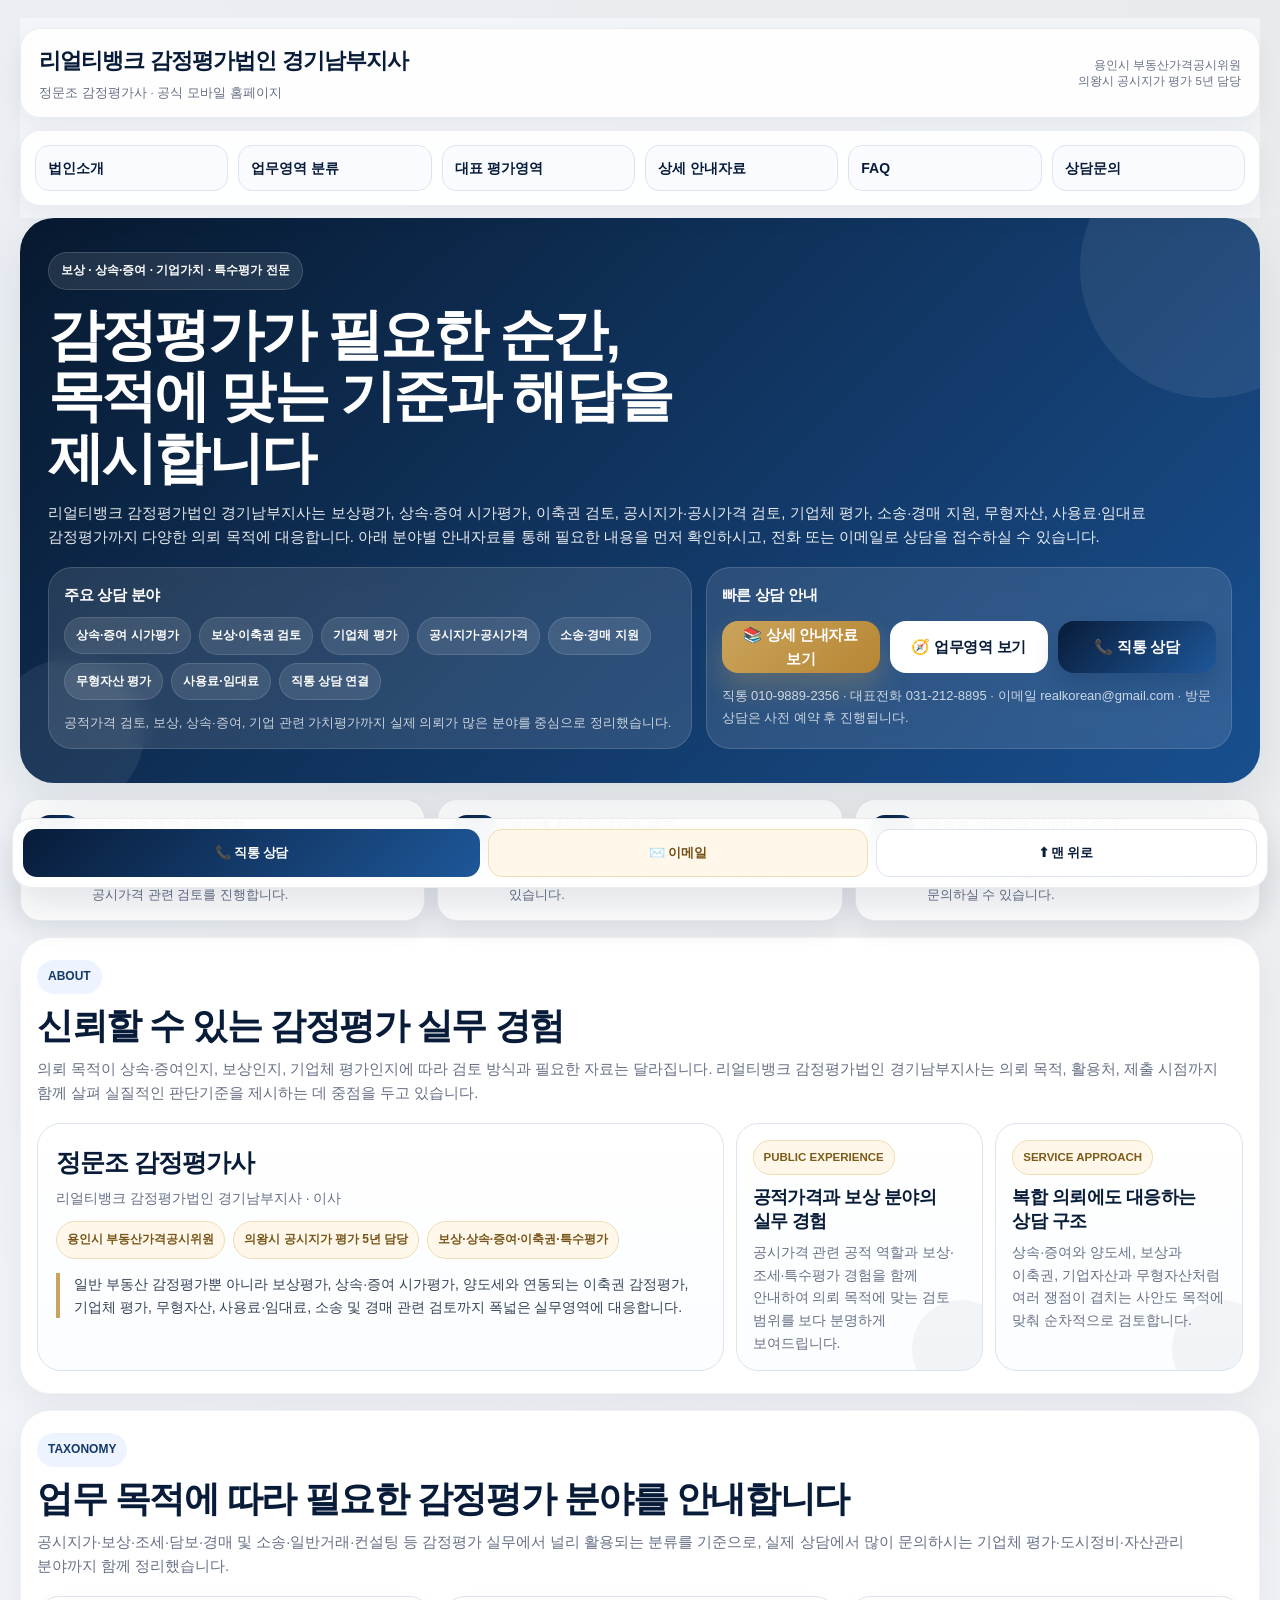
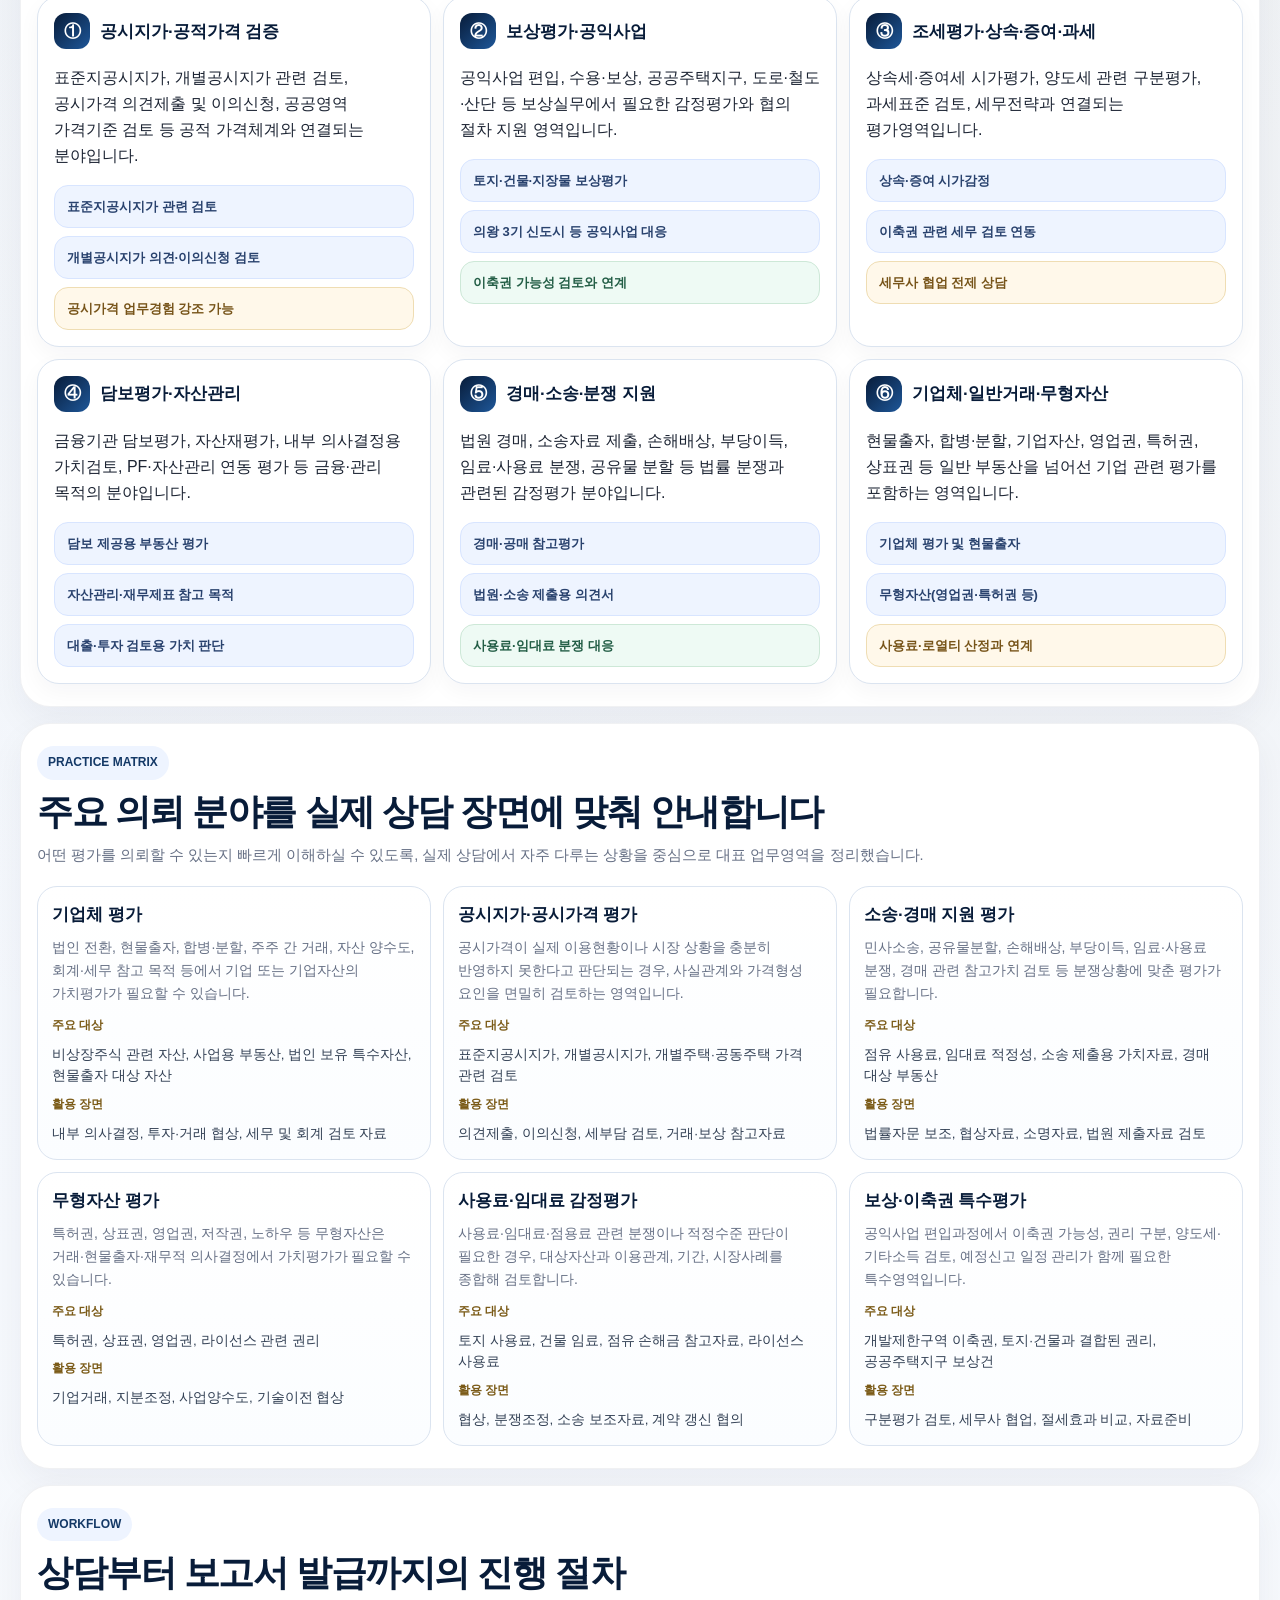
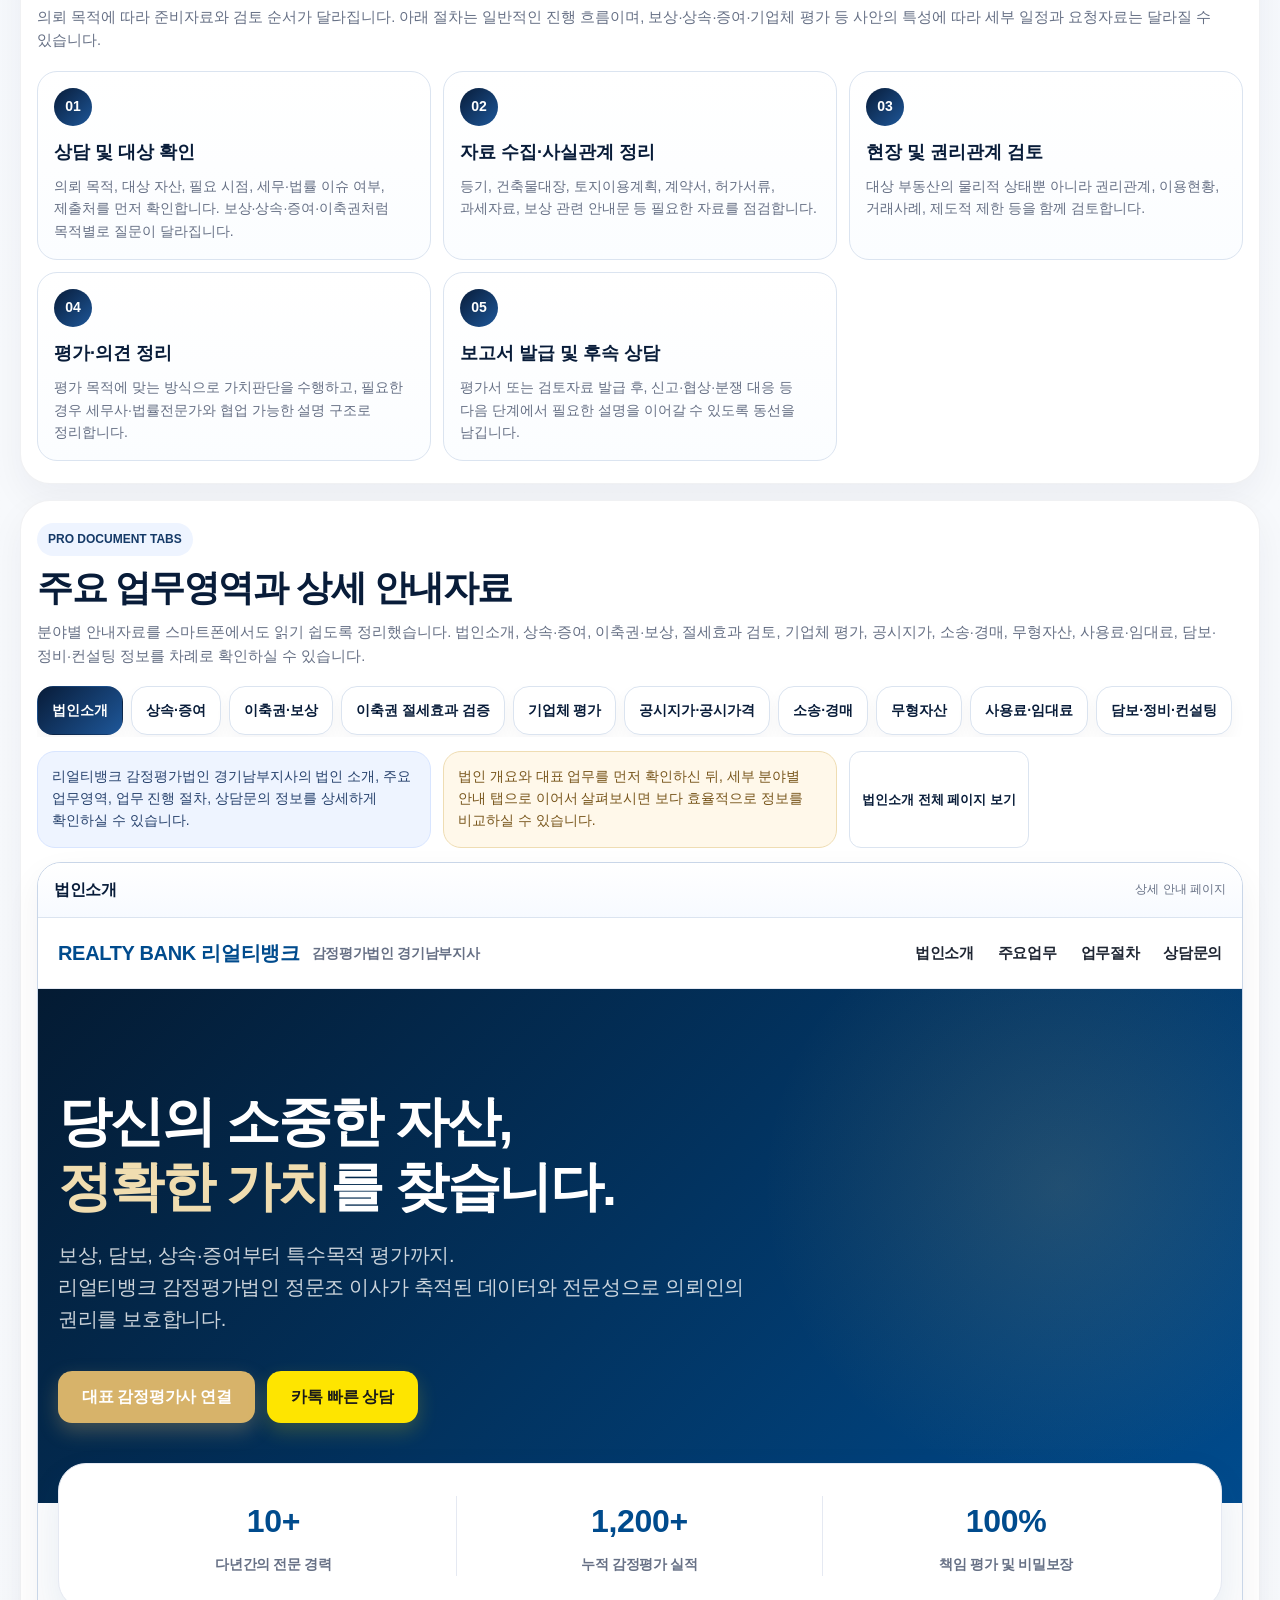
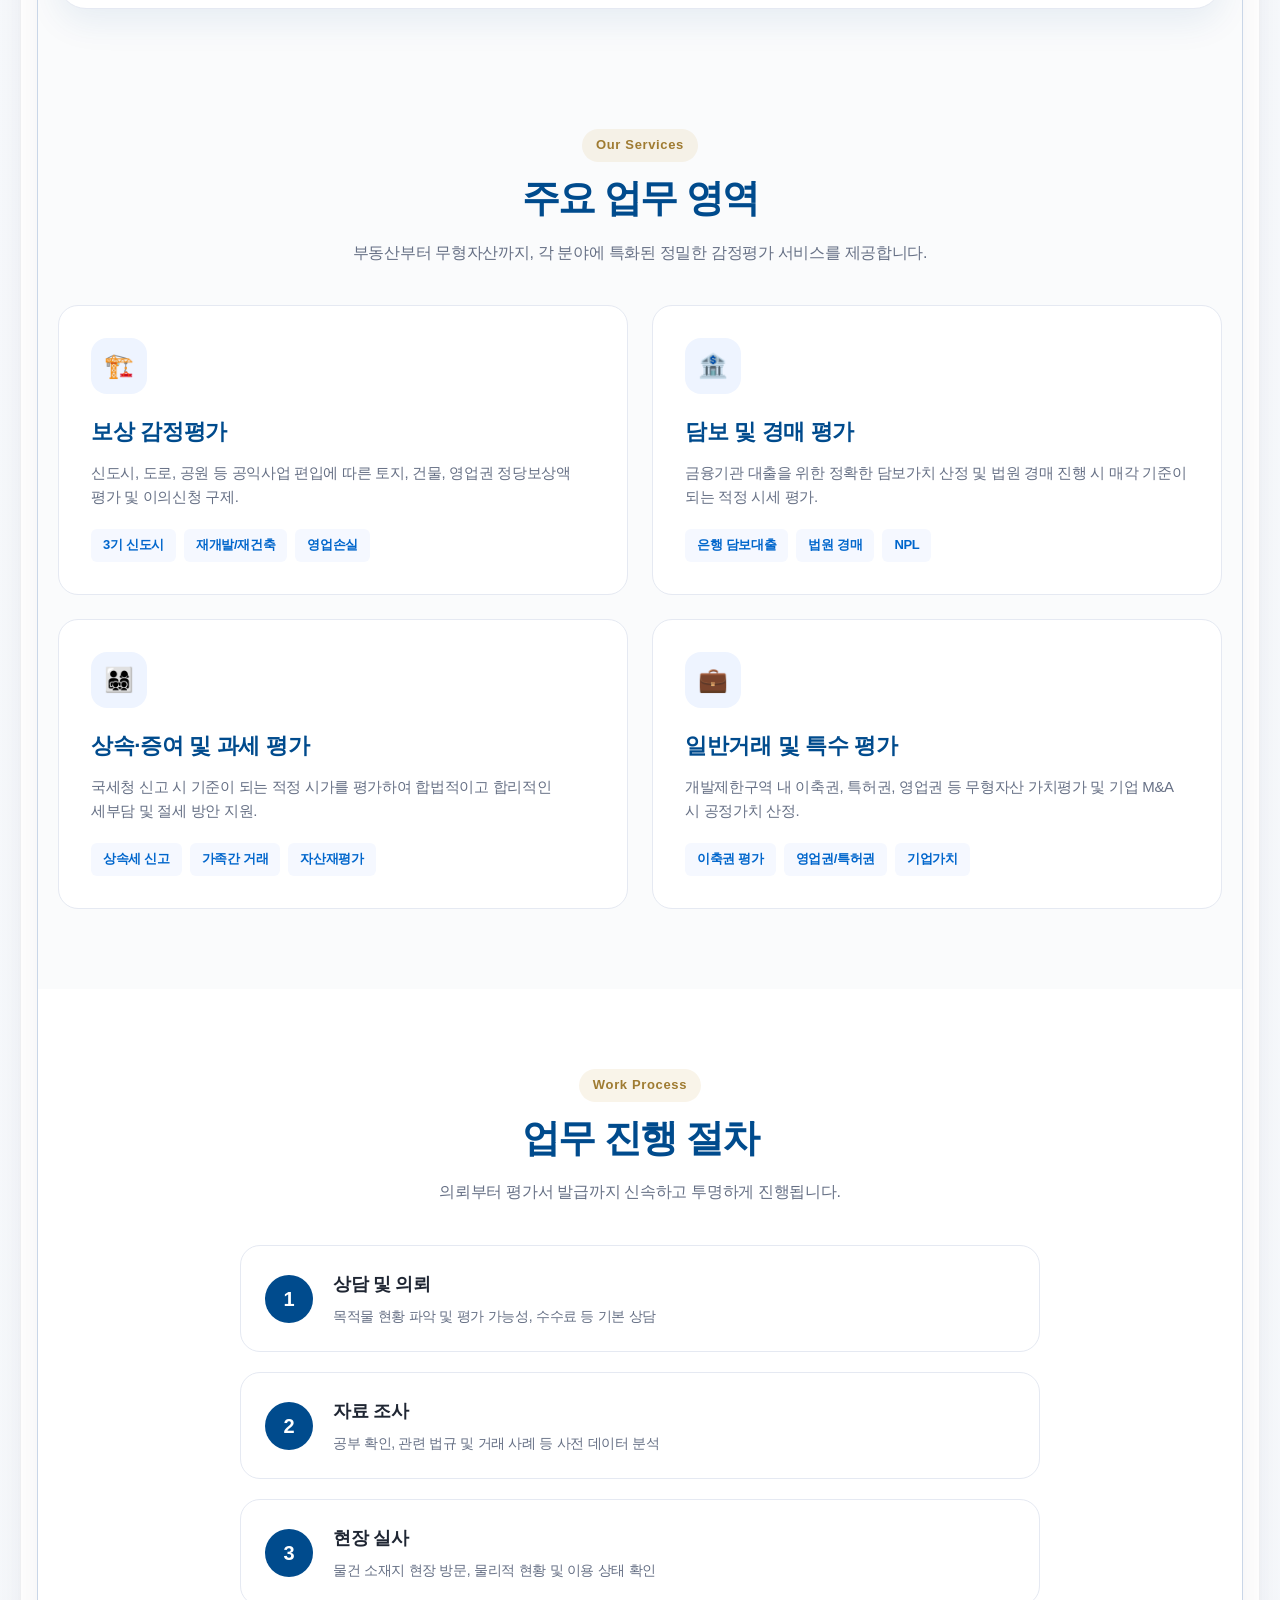
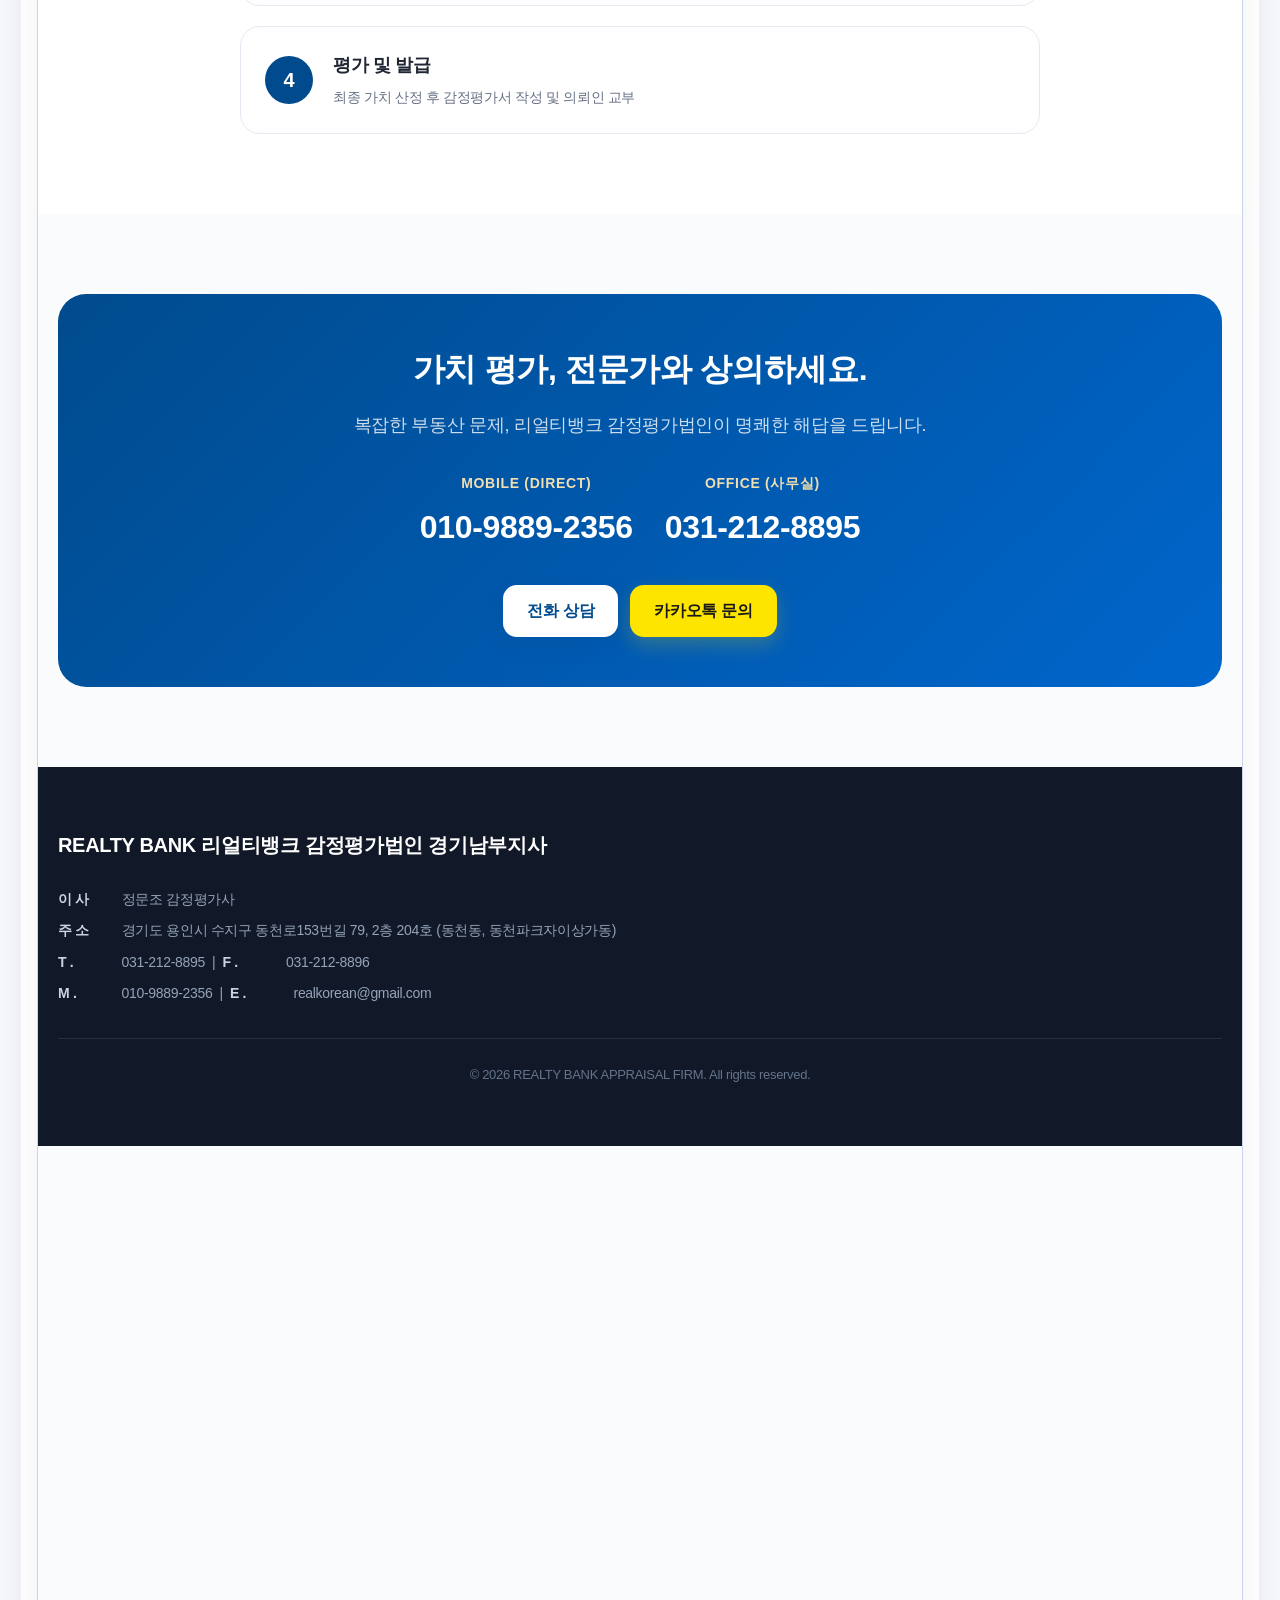
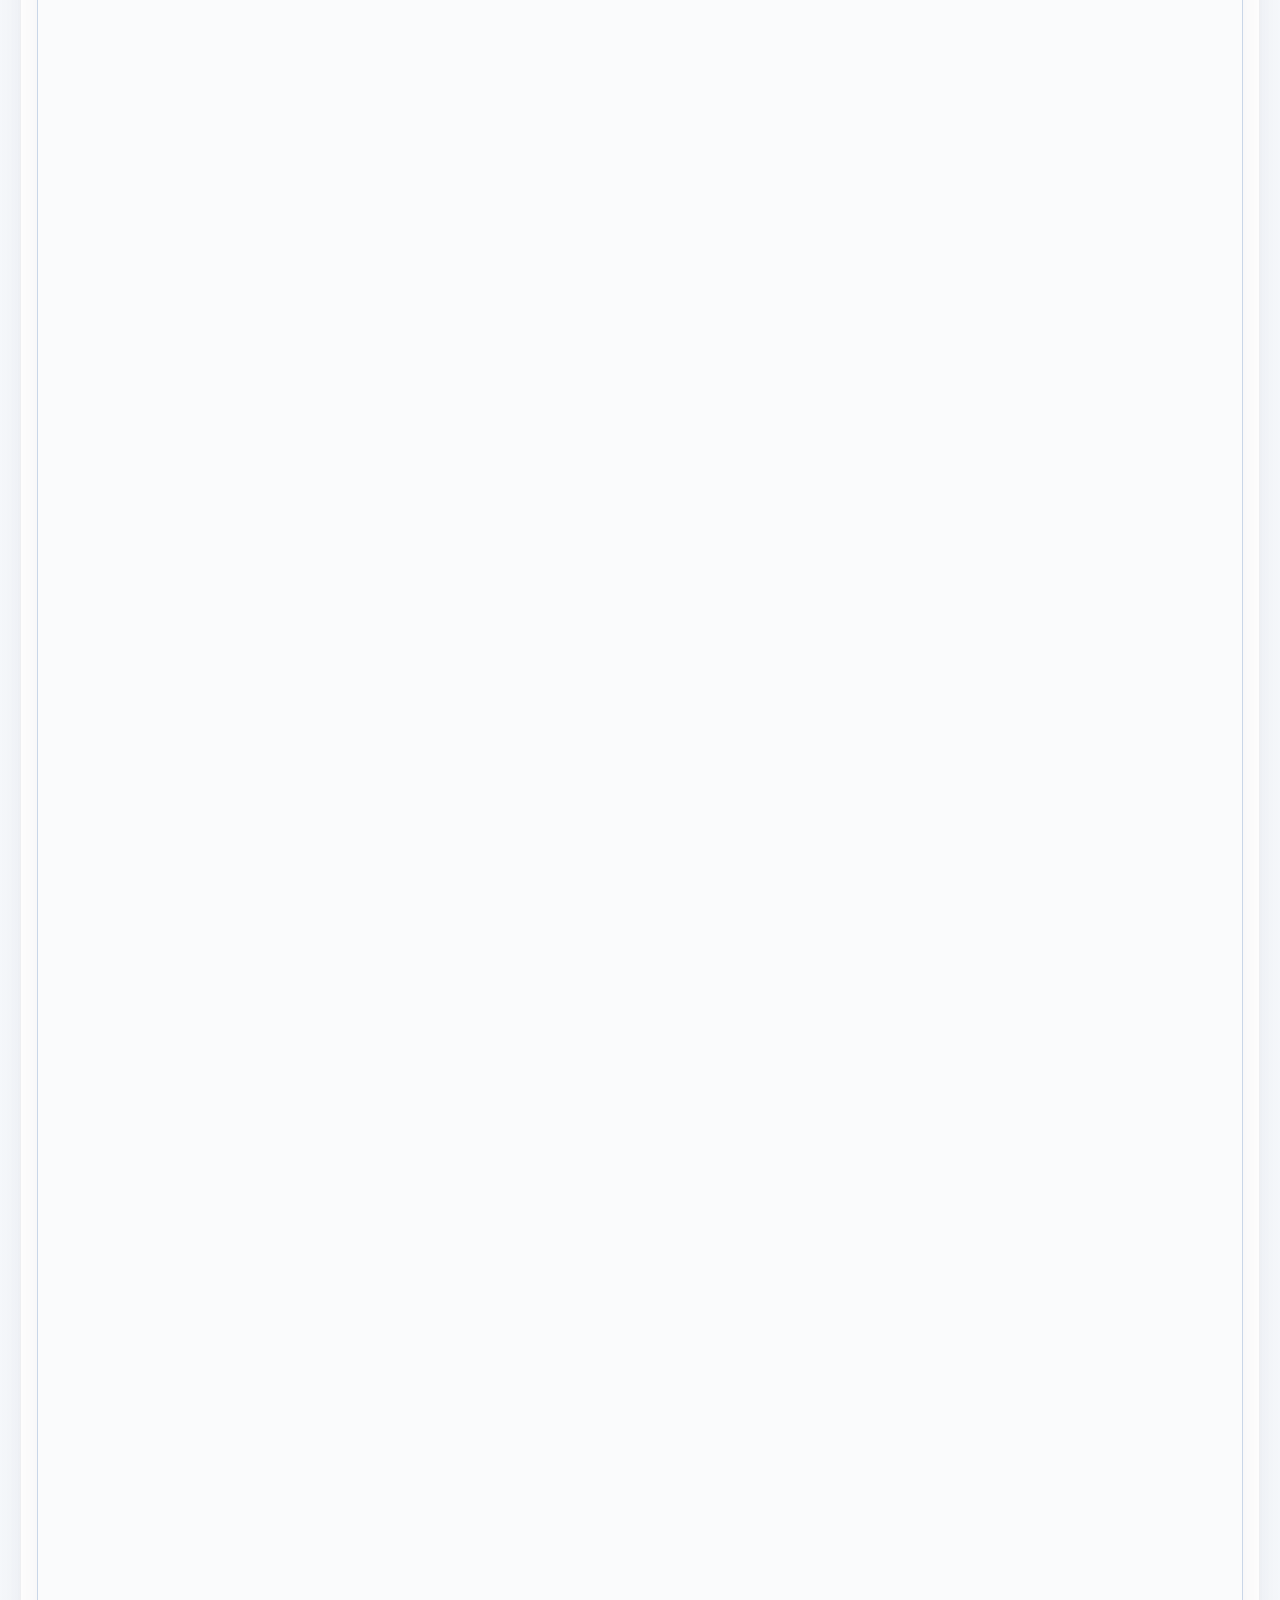
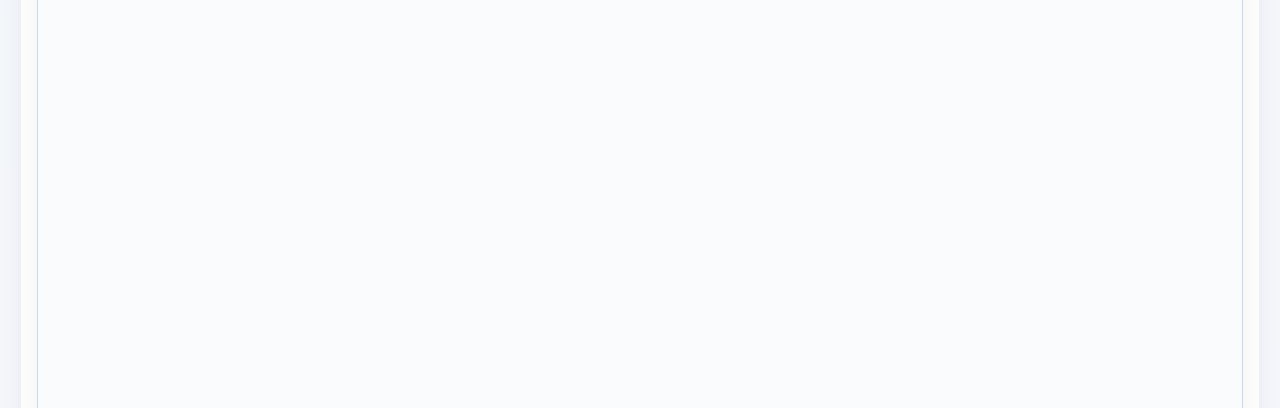
<file: index.html>
<!DOCTYPE html>
<html lang="ko">
<head>
  <meta charset="UTF-8" />
  <meta name="viewport" content="width=device-width, initial-scale=1.0, viewport-fit=cover" />
  <meta name="theme-color" content="#081c39" />
  <title>리얼티뱅크 감정평가법인 경기남부지사 | 정문조 감정평가사</title>
  <meta name="description" content="리얼티뱅크 감정평가법인 경기남부지사 정문조 감정평가사 공식 모바일 홈페이지. 상속·증여, 이축권, 보상, 기업체 평가, 공시지가, 소송, 무형자산, 사용료·임대료 감정평가 등 주요 업무영역과 전문 안내자료를 제공합니다." />
  <link rel="stylesheet" href="assets/styles.css" />
</head>
<body>
  <main class="site-shell" id="top">
    <header class="topbar">
      <div class="topbar-inner">
        <div class="brand-row">
          <div class="brand-block">
            <div class="brand-name">리얼티뱅크 감정평가법인 경기남부지사</div>
            <div class="brand-sub">정문조 감정평가사 · 공식 모바일 홈페이지</div>
          </div>
          <button class="mobile-menu-toggle" type="button" data-menu-toggle aria-expanded="false">메뉴</button>
          <div class="cred-mini desktop-only">
            용인시 부동산가격공시위원<br />의왕시 공시지가 평가 5년 담당
          </div>
        </div>

        <nav class="global-nav" aria-label="주요 메뉴">
          <a href="#about">법인소개</a>
          <a href="#taxonomy">업무영역 분류</a>
          <a href="#matrix">대표 평가영역</a>
          <a href="#brochure">상세 안내자료</a>
          <a href="#faq">FAQ</a>
          <a href="#contact">상담문의</a>
        </nav>

        <div class="top-actions mobile-only">
          <a class="top-chip" href="#about">법인소개</a>
          <a class="top-chip" href="#taxonomy">업무영역</a>
          <a class="top-chip" href="#brochure">안내자료</a>
          <a class="top-chip" href="#faq">FAQ</a>
          <a class="top-chip" href="#sources">근거/출처</a>
          <a class="top-chip" href="#contact">연락처</a>
        </div>
      </div>
    </header>

    <section class="hero">
      <span class="eyebrow">보상 · 상속·증여 · 기업가치 · 특수평가 전문</span>
      <h1>감정평가가 필요한 순간,<br />목적에 맞는 기준과 해답을<br />제시합니다</h1>
      <p>
        리얼티뱅크 감정평가법인 경기남부지사는 보상평가, 상속·증여 시가평가, 이축권 검토, 공시지가·공시가격 검토,
        기업체 평가, 소송·경매 지원, 무형자산, 사용료·임대료 감정평가까지 다양한 의뢰 목적에 대응합니다.
        아래 분야별 안내자료를 통해 필요한 내용을 먼저 확인하시고, 전화 또는 이메일로 상담을 접수하실 수 있습니다.
      </p>
      <div class="hero-grid">
        <div class="glass-card">
          <h3>주요 상담 분야</h3>
          <div class="tag-wrap">
            <span class="hero-tag">상속·증여 시가평가</span>
            <span class="hero-tag">보상·이축권 검토</span>
            <span class="hero-tag">기업체 평가</span>
            <span class="hero-tag">공시지가·공시가격</span>
            <span class="hero-tag">소송·경매 지원</span>
            <span class="hero-tag">무형자산 평가</span>
            <span class="hero-tag">사용료·임대료</span>
            <span class="hero-tag">직통 상담 연결</span>
          </div>
          <div class="hero-note">
            공적가격 검토, 보상, 상속·증여, 기업 관련 가치평가까지 실제 의뢰가 많은 분야를 중심으로 정리했습니다.
          </div>
        </div>
        <div class="glass-card">
          <h3>빠른 상담 안내</h3>
          <div class="hero-cta">
            <a class="btn primary" href="#brochure">📚 상세 안내자료 보기</a>
            <a class="btn secondary" href="#taxonomy">🧭 업무영역 보기</a>
            <a class="btn dark" href="tel:01098892356">📞 직통 상담</a>
          </div>
          <div class="hero-note">직통 010-9889-2356 · 대표전화 031-212-8895 · 이메일 realkorean@gmail.com · 방문 상담은 사전 예약 후 진행됩니다.</div>
        </div>
      </div>
    </section>

    <div class="signal-grid">
      <article class="signal">
        <div class="signal-icon">🏛️</div>
        <div>
          <strong>공적가격 관련 실무 경험</strong>
          <p>현재 용인시 부동산가격공시위원으로 활동하고 있으며, 의왕시 공시지가 평가를 5년간 담당한 경력을 바탕으로 공시가격 관련 검토를 진행합니다.</p>
        </div>
      </article>
      <article class="signal">
        <div class="signal-icon">📘</div>
        <div>
          <strong>분야별 상세 안내자료 제공</strong>
          <p>법인 소개, 상속·증여, 이축권·보상, 기업체 평가 등 주요 업무영역별 안내자료를 탭으로 편리하게 확인하실 수 있습니다.</p>
        </div>
      </article>
      <article class="signal">
        <div class="signal-icon">🧩</div>
        <div>
          <strong>빠르게 상담으로 이어지는 안내</strong>
          <p>업무 소개, 검토 포인트, 참고 자료, 상담 연락처를 한곳에서 확인하실 수 있어 필요한 내용을 살핀 뒤 바로 문의하실 수 있습니다.</p>
        </div>
      </article>
    </div>

    <section class="section" id="about">
      <div class="section-head">
        <span class="section-kicker">ABOUT</span>
        <h2>신뢰할 수 있는 감정평가 실무 경험</h2>
        <p class="section-intro">
          의뢰 목적이 상속·증여인지, 보상인지, 기업체 평가인지에 따라 검토 방식과 필요한 자료는 달라집니다.
          리얼티뱅크 감정평가법인 경기남부지사는 의뢰 목적, 활용처, 제출 시점까지 함께 살펴 실질적인 판단기준을 제시하는 데 중점을 두고 있습니다.
        </p>
      </div>
      <div class="cred-band">
        <div class="cred-card">
          <p class="cred-name">정문조 감정평가사</p>
          <div class="cred-role">리얼티뱅크 감정평가법인 경기남부지사 · 이사</div>
          <div class="pill-row">
            <span class="pill">용인시 부동산가격공시위원</span>
            <span class="pill">의왕시 공시지가 평가 5년 담당</span>
            <span class="pill">보상·상속·증여·이축권·특수평가</span>
          </div>
          <div class="ribbon-note">
            일반 부동산 감정평가뿐 아니라 보상평가, 상속·증여 시가평가, 양도세와 연동되는 이축권 감정평가,
            기업체 평가, 무형자산, 사용료·임대료, 소송 및 경매 관련 검토까지 폭넓은 실무영역에 대응합니다.
          </div>
        </div>
        <div class="cards-2">
          <article class="card">
            <span class="card-eyebrow">PUBLIC EXPERIENCE</span>
            <h3>공적가격과 보상 분야의 실무 경험</h3>
            <p>공시가격 관련 공적 역할과 보상·조세·특수평가 경험을 함께 안내하여 의뢰 목적에 맞는 검토 범위를 보다 분명하게 보여드립니다.</p>
          </article>
          <article class="card">
            <span class="card-eyebrow">SERVICE APPROACH</span>
            <h3>복합 의뢰에도 대응하는 상담 구조</h3>
            <p>상속·증여와 양도세, 보상과 이축권, 기업자산과 무형자산처럼 여러 쟁점이 겹치는 사안도 목적에 맞춰 순차적으로 검토합니다.</p>
          </article>
        </div>
      </div>
    </section>

    <section class="section" id="taxonomy">
      <div class="section-head">
        <span class="section-kicker">TAXONOMY</span>
        <h2>업무 목적에 따라 필요한 감정평가 분야를 안내합니다</h2>
        <p class="section-intro">
          공시지가·보상·조세·담보·경매 및 소송·일반거래·컨설팅 등 감정평가 실무에서 널리 활용되는 분류를 기준으로,
          실제 상담에서 많이 문의하시는 기업체 평가·도시정비·자산관리 분야까지 함께 정리했습니다.
        </p>
      </div>
      <div class="taxonomy-grid">
        <article class="taxonomy-card">
          <div class="tax-title"><span class="tax-badge">①</span> 공시지가·공적가격 검증</div>
          <p>표준지공시지가, 개별공시지가 관련 검토, 공시가격 의견제출 및 이의신청, 공공영역 가격기준 검토 등 공적 가격체계와 연결되는 분야입니다.</p>
          <div class="subchip-grid">
            <div class="subchip">표준지공시지가 관련 검토</div>
            <div class="subchip">개별공시지가 의견·이의신청 검토</div>
            <div class="subchip gold">공시가격 업무경험 강조 가능</div>
          </div>
        </article>
        <article class="taxonomy-card">
          <div class="tax-title"><span class="tax-badge">②</span> 보상평가·공익사업</div>
          <p>공익사업 편입, 수용·보상, 공공주택지구, 도로·철도·산단 등 보상실무에서 필요한 감정평가와 협의 절차 지원 영역입니다.</p>
          <div class="subchip-grid">
            <div class="subchip">토지·건물·지장물 보상평가</div>
            <div class="subchip">의왕 3기 신도시 등 공익사업 대응</div>
            <div class="subchip green">이축권 가능성 검토와 연계</div>
          </div>
        </article>
        <article class="taxonomy-card">
          <div class="tax-title"><span class="tax-badge">③</span> 조세평가·상속·증여·과세</div>
          <p>상속세·증여세 시가평가, 양도세 관련 구분평가, 과세표준 검토, 세무전략과 연결되는 평가영역입니다.</p>
          <div class="subchip-grid">
            <div class="subchip">상속·증여 시가감정</div>
            <div class="subchip">이축권 관련 세무 검토 연동</div>
            <div class="subchip gold">세무사 협업 전제 상담</div>
          </div>
        </article>
        <article class="taxonomy-card">
          <div class="tax-title"><span class="tax-badge">④</span> 담보평가·자산관리</div>
          <p>금융기관 담보평가, 자산재평가, 내부 의사결정용 가치검토, PF·자산관리 연동 평가 등 금융·관리 목적의 분야입니다.</p>
          <div class="subchip-grid">
            <div class="subchip">담보 제공용 부동산 평가</div>
            <div class="subchip">자산관리·재무제표 참고 목적</div>
            <div class="subchip">대출·투자 검토용 가치 판단</div>
          </div>
        </article>
        <article class="taxonomy-card">
          <div class="tax-title"><span class="tax-badge">⑤</span> 경매·소송·분쟁 지원</div>
          <p>법원 경매, 소송자료 제출, 손해배상, 부당이득, 임료·사용료 분쟁, 공유물 분할 등 법률 분쟁과 관련된 감정평가 분야입니다.</p>
          <div class="subchip-grid">
            <div class="subchip">경매·공매 참고평가</div>
            <div class="subchip">법원·소송 제출용 의견서</div>
            <div class="subchip green">사용료·임대료 분쟁 대응</div>
          </div>
        </article>
        <article class="taxonomy-card">
          <div class="tax-title"><span class="tax-badge">⑥</span> 기업체·일반거래·무형자산</div>
          <p>현물출자, 합병·분할, 기업자산, 영업권, 특허권, 상표권 등 일반 부동산을 넘어선 기업 관련 평가를 포함하는 영역입니다.</p>
          <div class="subchip-grid">
            <div class="subchip">기업체 평가 및 현물출자</div>
            <div class="subchip">무형자산(영업권·특허권 등)</div>
            <div class="subchip gold">사용료·로열티 산정과 연계</div>
          </div>
        </article>
      </div>
    </section>

    <section class="section" id="matrix">
      <div class="section-head">
        <span class="section-kicker">PRACTICE MATRIX</span>
        <h2>주요 의뢰 분야를 실제 상담 장면에 맞춰 안내합니다</h2>
        <p class="section-intro">
          어떤 평가를 의뢰할 수 있는지 빠르게 이해하실 수 있도록, 실제 상담에서 자주 다루는 상황을 중심으로 대표 업무영역을 정리했습니다.
        </p>
      </div>
      <div class="matrix-grid">
        <article class="matrix-card">
          <h3>기업체 평가</h3>
          <p>법인 전환, 현물출자, 합병·분할, 주주 간 거래, 자산 양수도, 회계·세무 참고 목적 등에서 기업 또는 기업자산의 가치평가가 필요할 수 있습니다.</p>
          <dl>
            <dt>주요 대상</dt>
            <dd>비상장주식 관련 자산, 사업용 부동산, 법인 보유 특수자산, 현물출자 대상 자산</dd>
            <dt>활용 장면</dt>
            <dd>내부 의사결정, 투자·거래 협상, 세무 및 회계 검토 자료</dd>
          </dl>
        </article>
        <article class="matrix-card">
          <h3>공시지가·공시가격 평가</h3>
          <p>공시가격이 실제 이용현황이나 시장 상황을 충분히 반영하지 못한다고 판단되는 경우, 사실관계와 가격형성 요인을 면밀히 검토하는 영역입니다.</p>
          <dl>
            <dt>주요 대상</dt>
            <dd>표준지공시지가, 개별공시지가, 개별주택·공동주택 가격 관련 검토</dd>
            <dt>활용 장면</dt>
            <dd>의견제출, 이의신청, 세부담 검토, 거래·보상 참고자료</dd>
          </dl>
        </article>
        <article class="matrix-card">
          <h3>소송·경매 지원 평가</h3>
          <p>민사소송, 공유물분할, 손해배상, 부당이득, 임료·사용료 분쟁, 경매 관련 참고가치 검토 등 분쟁상황에 맞춘 평가가 필요합니다.</p>
          <dl>
            <dt>주요 대상</dt>
            <dd>점유 사용료, 임대료 적정성, 소송 제출용 가치자료, 경매 대상 부동산</dd>
            <dt>활용 장면</dt>
            <dd>법률자문 보조, 협상자료, 소명자료, 법원 제출자료 검토</dd>
          </dl>
        </article>
        <article class="matrix-card">
          <h3>무형자산 평가</h3>
          <p>특허권, 상표권, 영업권, 저작권, 노하우 등 무형자산은 거래·현물출자·재무적 의사결정에서 가치평가가 필요할 수 있습니다.</p>
          <dl>
            <dt>주요 대상</dt>
            <dd>특허권, 상표권, 영업권, 라이선스 관련 권리</dd>
            <dt>활용 장면</dt>
            <dd>기업거래, 지분조정, 사업양수도, 기술이전 협상</dd>
          </dl>
        </article>
        <article class="matrix-card">
          <h3>사용료·임대료 감정평가</h3>
          <p>사용료·임대료·점용료 관련 분쟁이나 적정수준 판단이 필요한 경우, 대상자산과 이용관계, 기간, 시장사례를 종합해 검토합니다.</p>
          <dl>
            <dt>주요 대상</dt>
            <dd>토지 사용료, 건물 임료, 점유 손해금 참고자료, 라이선스 사용료</dd>
            <dt>활용 장면</dt>
            <dd>협상, 분쟁조정, 소송 보조자료, 계약 갱신 협의</dd>
          </dl>
        </article>
        <article class="matrix-card">
          <h3>보상·이축권 특수평가</h3>
          <p>공익사업 편입과정에서 이축권 가능성, 권리 구분, 양도세·기타소득 검토, 예정신고 일정 관리가 함께 필요한 특수영역입니다.</p>
          <dl>
            <dt>주요 대상</dt>
            <dd>개발제한구역 이축권, 토지·건물과 결합된 권리, 공공주택지구 보상건</dd>
            <dt>활용 장면</dt>
            <dd>구분평가 검토, 세무사 협업, 절세효과 비교, 자료준비</dd>
          </dl>
        </article>
      </div>
    </section>

    <section class="section" id="workflow">
      <div class="section-head">
        <span class="section-kicker">WORKFLOW</span>
        <h2>상담부터 보고서 발급까지의 진행 절차</h2>
        <p class="section-intro">의뢰 목적에 따라 준비자료와 검토 순서가 달라집니다. 아래 절차는 일반적인 진행 흐름이며, 보상·상속·증여·기업체 평가 등 사안의 특성에 따라 세부 일정과 요청자료는 달라질 수 있습니다.</p>
      </div>
      <div class="workflow-grid">
        <article class="workflow-step">
          <span class="step-no">01</span>
          <h3>상담 및 대상 확인</h3>
          <p>의뢰 목적, 대상 자산, 필요 시점, 세무·법률 이슈 여부, 제출처를 먼저 확인합니다. 보상·상속·증여·이축권처럼 목적별로 질문이 달라집니다.</p>
        </article>
        <article class="workflow-step">
          <span class="step-no">02</span>
          <h3>자료 수집·사실관계 정리</h3>
          <p>등기, 건축물대장, 토지이용계획, 계약서, 허가서류, 과세자료, 보상 관련 안내문 등 필요한 자료를 점검합니다.</p>
        </article>
        <article class="workflow-step">
          <span class="step-no">03</span>
          <h3>현장 및 권리관계 검토</h3>
          <p>대상 부동산의 물리적 상태뿐 아니라 권리관계, 이용현황, 거래사례, 제도적 제한 등을 함께 검토합니다.</p>
        </article>
        <article class="workflow-step">
          <span class="step-no">04</span>
          <h3>평가·의견 정리</h3>
          <p>평가 목적에 맞는 방식으로 가치판단을 수행하고, 필요한 경우 세무사·법률전문가와 협업 가능한 설명 구조로 정리합니다.</p>
        </article>
        <article class="workflow-step">
          <span class="step-no">05</span>
          <h3>보고서 발급 및 후속 상담</h3>
          <p>평가서 또는 검토자료 발급 후, 신고·협상·분쟁 대응 등 다음 단계에서 필요한 설명을 이어갈 수 있도록 동선을 남깁니다.</p>
        </article>
      </div>
    </section>

    <section class="section" id="brochure">
      <div class="section-head">
        <span class="section-kicker">PRO DOCUMENT TABS</span>
        <h2>주요 업무영역과 상세 안내자료</h2>
        <p class="section-intro">
          분야별 안내자료를 스마트폰에서도 읽기 쉽도록 정리했습니다.
          법인소개, 상속·증여, 이축권·보상, 절세효과 검토, 기업체 평가, 공시지가, 소송·경매, 무형자산, 사용료·임대료, 담보·정비·컨설팅 정보를 차례로 확인하실 수 있습니다.
        </p>
      </div>

      <div class="tab-shell" data-tab-group data-default-tab="company">
        <div class="tab-nav" role="tablist" aria-label="전문 탭 목록">
          <button class="tab-btn" data-tab-btn="company" role="tab" aria-selected="false">법인소개</button>
          <button class="tab-btn" data-tab-btn="inheritance" role="tab" aria-selected="false">상속·증여</button>
          <button class="tab-btn" data-tab-btn="relocation" role="tab" aria-selected="false">이축권·보상</button>
          <button class="tab-btn" data-tab-btn="taxcheck" role="tab" aria-selected="false">이축권 절세효과 검증</button>
          <button class="tab-btn" data-tab-btn="corporate" role="tab" aria-selected="false">기업체 평가</button>
          <button class="tab-btn" data-tab-btn="publicprice" role="tab" aria-selected="false">공시지가·공시가격</button>
          <button class="tab-btn" data-tab-btn="litigation" role="tab" aria-selected="false">소송·경매</button>
          <button class="tab-btn" data-tab-btn="intangible" role="tab" aria-selected="false">무형자산</button>
          <button class="tab-btn" data-tab-btn="rent" role="tab" aria-selected="false">사용료·임대료</button>
          <button class="tab-btn" data-tab-btn="collateral" role="tab" aria-selected="false">담보·정비·컨설팅</button>
        </div>

        <div class="tab-panel" data-tab-panel="company" role="tabpanel" hidden>
          <div class="panel-grid">
            <div class="panel-note">리얼티뱅크 감정평가법인 경기남부지사의 법인 소개, 주요 업무영역, 업무 진행 절차, 상담문의 정보를 상세하게 확인하실 수 있습니다.</div>
            <div class="panel-note gold">법인 개요와 대표 업무를 먼저 확인하신 뒤, 세부 분야별 안내 탭으로 이어서 살펴보시면 보다 효율적으로 정보를 비교하실 수 있습니다.</div>
            <div class="inline-links">
              <a class="inline-link" href="pages/company-overview.html" target="_blank" rel="noopener">법인소개 전체 페이지 보기</a>
            </div>
          </div>
          <div class="frame-card">
            <div class="frame-head"><strong>법인소개</strong><span>상세 안내 페이지</span></div>
            <iframe class="embed-frame" src="pages/company-overview.html" title="법인소개 원문" loading="lazy" data-auto-resize></iframe>
          </div>
        </div>

        <div class="tab-panel" data-tab-panel="inheritance" role="tabpanel" hidden>
          <div class="panel-grid">
            <div class="panel-note">상속·증여 감정평가의 필요성, 시가주의 비교, 절세 시뮬레이션, 진행 절차, 체크리스트, FAQ를 상세하게 확인하실 수 있습니다.</div>
            <div class="panel-note green">비주거용 부동산, 기준시가와 시가 차이, 10억 원 초과 자산의 평가방식, 향후 양도세 부담까지 함께 살펴야 하는 실무 포인트를 담았습니다.</div>
            <div class="inline-links">
              <a class="inline-link" href="pages/inheritance-gift.html" target="_blank" rel="noopener">상속·증여 전체 페이지 보기</a>
            </div>
          </div>
          <div class="frame-card">
            <div class="frame-head"><strong>상속·증여 감정평가 안내</strong><span>FAQ 포함 상세 페이지</span></div>
            <iframe class="embed-frame" src="pages/inheritance-gift.html" title="상속증여 원문" loading="lazy" data-auto-resize></iframe>
          </div>
        </div>

        <div class="tab-panel" data-tab-panel="relocation" role="tabpanel" hidden>
          <div class="panel-grid">
            <div class="panel-note">의왕 3기 신도시 보상, 양도세와 이축권 감정평가 구조, 실무 일정표, 관련 법령, FAQ, 유의사항을 포함한 상세 안내자료를 확인하실 수 있습니다.</div>
            <div class="panel-note gold">이축권 검토는 보상구조와 세무구조를 함께 보는 것이 중요합니다. 아래 안내자료를 살펴보신 뒤, 바로 옆 절세효과 검증 탭에서 비교 계산까지 이어서 확인하실 수 있습니다.</div>
            <div class="inline-links">
              <a class="inline-link" href="pages/relocation-right.html" target="_blank" rel="noopener">이축권·보상 전체 페이지 보기</a>
              <a class="inline-link" href="#tab-taxcheck">절세효과 검증 탭으로 이동</a>
            </div>
          </div>
          <div class="frame-card">
            <div class="frame-head"><strong>이축권·보상 안내</strong><span>상세 페이지</span></div>
            <iframe class="embed-frame" src="pages/relocation-right.html" title="이축권 보상 원문" loading="lazy" data-auto-resize></iframe>
          </div>
        </div>

        <div class="tab-panel" data-tab-panel="taxcheck" role="tabpanel" hidden>
          <div class="panel-grid">
            <div class="panel-note">이축권 구분 검토 시 일괄 신고와 구분 신고의 차이를 비교해 볼 수 있도록 구성한 검토 페이지입니다. 실무상 자주 질문되는 8.8% 원천징수 구조와 종합과세 가능성도 함께 살펴볼 수 있습니다.</div>
            <div class="panel-note green">계산 과정의 중간값, 입력 검증, 유의사항을 함께 표시하여 단순 수치 비교를 넘어 실제 상담 전에 확인해야 할 검토 포인트까지 살펴보실 수 있습니다.</div>
            <div class="inline-links">
              <a class="inline-link" href="pages/tax-check.html" target="_blank" rel="noopener">절세효과 검증 페이지 보기</a>
            </div>
          </div>
          <div class="frame-card">
            <div class="frame-head"><strong>이축권 절세효과 검토</strong><span>비교 계산 페이지</span></div>
            <iframe class="embed-frame" src="pages/tax-check.html" title="이축권 절세효과 검증기" loading="lazy" data-auto-resize></iframe>
          </div>
        </div>

        <div class="tab-panel" data-tab-panel="corporate" role="tabpanel" hidden>
          <div class="panel-grid">
            <div class="panel-note">기업체 평가는 현물출자, 합병·분할, 자산양수도, 투자 검토, 내부 의사결정 등 다양한 장면에서 활용될 수 있는 전문영역입니다.</div>
            <div class="panel-note gold">기업의 거래구조와 자산구성, 권리관계에 따라 검토 방식이 달라질 수 있으므로, 의뢰 목적에 맞는 설명 중심으로 안내합니다.</div>
          </div>
          <div class="cards-3">
            <article class="card">
              <h3>현물출자·법인전환</h3>
              <p>부동산이나 특정 자산을 현물출자하는 경우, 거래구조와 자산 성격에 따라 객관적 가치판단 자료가 필요할 수 있습니다.</p>
              <ul class="list-bullets">
                <li>개인사업자 법인전환</li>
                <li>법인 유입 자산의 가치기준 검토</li>
                <li>세무·회계 검토용 참고자료</li>
              </ul>
            </article>
            <article class="card">
              <h3>합병·분할·지분조정</h3>
              <p>기업 또는 사업부문의 분리·결합 과정에서는 자산과 권리의 가치판단이 협상과 내부 의사결정의 출발점이 됩니다.</p>
              <ul class="list-bullets">
                <li>사업부문 양수도 구조 검토</li>
                <li>주주 간 가치이슈 정리</li>
                <li>협상자료·설명자료 정리</li>
              </ul>
            </article>
            <article class="card">
              <h3>기업 보유 특수자산 평가</h3>
              <p>일반 거래가 잦지 않은 자산, 수익창출력이 핵심인 자산, 사용허락 구조가 얽힌 자산은 일반 부동산과 다른 관점이 필요합니다.</p>
              <ul class="list-bullets">
                <li>사업용 부동산과 무형자산 결합 구조</li>
                <li>사용료·로열티와 연결되는 자산</li>
                <li>특수관계인 거래 참고자료</li>
              </ul>
            </article>
          </div>
          <div class="metric-strip">기업체 평가는 “부동산만 보는 평가”가 아니라 사업구조, 수익기반, 권리관계, 사용가치까지 함께 보는 설명 구조가 중요합니다.</div>
          <div class="cards-2" style="margin-top:12px">
            <article class="card">
              <h3>기업체 평가 의뢰 시 준비자료</h3>
              <p>법인등기사항, 최근 재무자료, 자산명세, 계약서, 사업계획서, 이해관계인 간 협의안 등 평가 목적을 설명할 수 있는 자료를 준비하시면 검토의 정확도가 높아집니다.</p>
            </article>
            <article class="card">
              <h3>이런 경우 상담이 필요합니다</h3>
              <p>현물출자, 자산 양수도, 특수관계인 거래, 합병·분할, 비상장주식 관련 자산 검토처럼 객관적인 가치판단 근거가 필요한 경우 상담을 권합니다.</p>
            </article>
          </div>
        </div>

        <div class="tab-panel" data-tab-panel="publicprice" role="tabpanel" hidden>
          <div class="panel-grid">
            <div class="panel-note">공시지가·공시가격 분야는 실제 가격형성 요인과 공시체계에 대한 이해가 중요한 영역입니다. 공적가격 관련 실무 경험을 바탕으로 현실성 있는 검토 방향을 안내합니다.</div>
            <div class="panel-note green">공시지가·공시가격 관련 업무는 단순 조회가 아니라 현실 이용상황, 개별성, 가격형성요인을 면밀히 검토하는 절차가 중요합니다.</div>
          </div>
          <div class="cards-3">
            <article class="card">
              <h3>공시가격 검토가 필요한 상황</h3>
              <p>공시가격이 실제 이용현황, 진입조건, 형상, 고저, 도로조건, 입지특성을 충분히 반영하지 못한다고 느껴질 때 검토가 필요할 수 있습니다.</p>
            </article>
            <article class="card">
              <h3>검토 포인트</h3>
              <p>표준지 선정의 적정성, 비교표준지와의 차이, 용도지역·이용상황, 지형 및 접근조건, 거래사례와의 괴리 여부 등을 종합해 봅니다.</p>
            </article>
            <article class="card">
              <h3>활용 장면</h3>
              <p>의견제출, 이의신청 검토, 세부담 체감 검토, 보상·상속·증여와 연결되는 기준자료 검토 등에서 활용될 수 있습니다.</p>
            </article>
          </div>
          <div class="cards-2">
            <article class="card">
              <span class="card-eyebrow">PROFESSIONAL PROFILE</span>
              <h3>공시가격 관련 공적 업무 경력</h3>
              <p>현재 용인시 부동산가격공시위원으로 활동하고 있으며, 의왕시 공시지가 평가를 5년간 담당한 경험을 바탕으로 공시가격 관련 검토를 진행합니다.</p>
            </article>
            <article class="card">
              <span class="card-eyebrow">PRACTICAL NOTE</span>
              <h3>공시가격 검토는 개별성 확인이 핵심입니다</h3>
              <p>공시가격 알리미 조회는 출발점일 뿐이며, 실제 검토에서는 비교표준지 적정성, 이용상황, 접근조건, 형상과 지세 등 개별성이 충분히 반영되었는지를 살핍니다.</p>
            </article>
          </div>
        </div>

        <div class="tab-panel" data-tab-panel="litigation" role="tabpanel" hidden>
          <div class="panel-grid">
            <div class="panel-note">소송·경매 관련 평가는 단순한 가격 제시보다 쟁점 정리와 설명 구조가 중요합니다. 분쟁의 유형과 제출 목적에 맞춘 검토가 필요합니다.</div>
          </div>
          <div class="cards-3">
            <article class="card">
              <h3>경매·공매 참고평가</h3>
              <p>담보권 실행, 경매참여 검토, 자산 매각 판단 등에서 참고가치 검토가 필요할 수 있습니다.</p>
              <ul class="list-bullets">
                <li>입찰가 검토 보조</li>
                <li>권리관계·현황과 가치의 연결 확인</li>
              </ul>
            </article>
            <article class="card">
              <h3>소송 제출용 검토</h3>
              <p>공유물분할, 손해배상, 부당이득, 임료·사용료, 점유 관련 분쟁에서는 가격 하나보다 판단 근거의 체계가 중요합니다.</p>
              <ul class="list-bullets">
                <li>쟁점별 가치요인 구조화</li>
                <li>법률자문과 연계 가능한 설명자료</li>
              </ul>
            </article>
            <article class="card">
              <h3>분쟁 예방형 상담</h3>
              <p>소송 전 단계에서 적정 사용료, 적정 임료, 협의 가능 범위 등을 검토해 분쟁을 줄이는 방향으로 활용될 수 있습니다.</p>
              <ul class="list-bullets">
                <li>합의·조정 자료 정리</li>
                <li>기준시점과 대상범위 명확화</li>
              </ul>
            </article>
          </div>
          <div class="note gold" style="margin-top:12px"><b>소송·분쟁 상담 시 유의사항:</b> 사건의 기준시점, 대상 범위, 제출처, 상대방 주장과의 차이를 미리 정리해 주시면 보다 효율적인 검토가 가능합니다.</div>
        </div>

        <div class="tab-panel" data-tab-panel="intangible" role="tabpanel" hidden>
          <div class="panel-grid">
            <div class="panel-note">무형자산 평가는 특허권, 상표권, 영업권, 기술·노하우, 라이선스 구조 등 일반 부동산과 다른 가치형성 요인을 함께 살펴야 하는 분야입니다.</div>
          </div>
          <div class="cards-3">
            <article class="card">
              <h3>특허권·상표권</h3>
              <p>등록권리 자체의 경제적 유용성과 사업 내 활용 가능성, 수익창출 구조를 함께 보며 협상·거래 참고자료로 연결할 수 있습니다.</p>
            </article>
            <article class="card">
              <h3>영업권·사업가치 연결</h3>
              <p>사업양수도나 법인 간 거래에서는 영업권이나 고객기반, 브랜드, 입지와 결합된 무형가치가 중요한 요소가 됩니다.</p>
            </article>
            <article class="card">
              <h3>라이선스·기술이전 구조</h3>
              <p>로열티 또는 사용허락과 연결되는 권리는 사용료 산정과 함께 봐야 하므로, 무형자산 평가와 사용료 평가가 서로 맞물립니다.</p>
            </article>
          </div>
          <div class="metric-strip">무형자산 평가는 기업거래, 사업양수도, 사용허락 구조 검토와 연결되는 만큼 대상 권리의 성격과 활용 구조를 함께 보는 것이 중요합니다.</div>
        </div>

        <div class="tab-panel" data-tab-panel="rent" role="tabpanel" hidden>
          <div class="panel-grid">
            <div class="panel-note gold">사용료·임대료 감정평가는 개인 의뢰뿐 아니라 기업, 법률대리인, 세무전문가와 함께 검토하는 경우도 많은 전문영역입니다.</div>
          </div>
          <div class="cards-3">
            <article class="card">
              <h3>토지·건물 임대료</h3>
              <p>임대차 재계약, 적정 임료 검토, 장기간 미정산 사용료 문제 등에서 시장자료와 개별요인을 함께 고려한 판단이 필요합니다.</p>
            </article>
            <article class="card">
              <h3>점유 사용료·부당이득</h3>
              <p>무단점유, 사용대가 분쟁, 점용 관계 등에서는 기준시점, 면적, 사용기간, 사용형태를 명확히 하는 것이 핵심입니다.</p>
            </article>
            <article class="card">
              <h3>라이선스·사용허락</h3>
              <p>상표·특허·브랜드·시스템 사용허락과 같이 무형자산과 연결되는 사용료는 독립된 가치판단이 필요할 수 있습니다.</p>
            </article>
          </div>
          <div class="cards-2">
            <article class="card">
              <h3>실무에서 중요한 질문</h3>
              <p>무엇을 얼마 동안 어떻게 사용했는지, 비교 가능한 시장자료가 있는지, 부동산 자체 가치와 사용관계 대가를 어떻게 구분할지부터 확인해야 합니다.</p>
            </article>
            <article class="card">
              <h3>검토 포인트</h3>
              <p>사용료, 임대료, 점유 손해금, 로열티는 서로 연결되면서도 적용 구조가 다를 수 있으므로, 대상 권리와 사용관계를 명확히 구분해 검토하는 것이 중요합니다.</p>
            </article>
          </div>
        </div>

        <div class="tab-panel" data-tab-panel="collateral" role="tabpanel" hidden>
          <div class="panel-grid">
            <div class="panel-note">담보평가, 정비사업, 자산관리, 일반거래 자문은 금융·개발·거래 의사결정과 연결되는 분야로, 주력업무와 함께 종합적으로 검토할 수 있습니다.</div>
          </div>
          <div class="cards-3">
            <article class="card">
              <h3>담보평가·금융 연계</h3>
              <p>금융기관 담보 제공, 자산재평가, 대출·투자 판단 참고자료 등 자산관리 성격이 강한 평가업무입니다.</p>
            </article>
            <article class="card">
              <h3>도시정비·관리처분</h3>
              <p>재개발·재건축·소규모정비 등 정비사업에서는 종전자산과 권리배분, 사업 단계별 가치판단이 중요합니다.</p>
            </article>
            <article class="card">
              <h3>일반거래·자문</h3>
              <p>매매 전 가격검토, 법인 보유자산 정리, 내부 의사결정 자문 등 ‘평가서 발급’ 이전 단계의 상담형 수요도 포괄할 수 있습니다.</p>
            </article>
          </div>
        </div>
      </div>
    </section>

    <section class="section" id="prepare">
      <div class="section-head">
        <span class="section-kicker">PREP GUIDE</span>
        <h2>상담 전 준비하면 좋은 기본 자료</h2>
        <p class="section-intro">보상·상속·증여·소송·기업체 평가마다 차이는 있지만, 아래 자료를 미리 정리해 두면 상담의 정확도와 속도가 좋아집니다.</p>
      </div>
      <div class="prep-grid">
        <article class="prep-item">
          <strong>기본 권리자료</strong>
          <p>등기사항전부증명서, 토지대장, 건축물대장, 지적도, 토지이용계획확인서</p>
        </article>
        <article class="prep-item">
          <strong>거래·세무 자료</strong>
          <p>취득계약서, 매매계약서, 상속·증여 관련 내역, 기존 신고자료, 세무사 검토 의견</p>
        </article>
        <article class="prep-item">
          <strong>공익사업·보상 자료</strong>
          <p>보상안내문, 편입통지, 사업지구 안내, 이축권 관련 행정자료, 허가 관련 서류</p>
        </article>
        <article class="prep-item">
          <strong>분쟁·기업 관련 자료</strong>
          <p>소장·준비서면, 계약서, 사용허락서, 재무자료, 사업설명자료, 라이선스 계약서</p>
        </article>
      </div>
    </section>

    <section class="section" id="faq">
      <div class="section-head">
        <span class="section-kicker">FAQ</span>
        <h2>자주 묻는 질문</h2>
        <p class="section-intro">상속·증여, 이축권, 감정평가 수수료, 절세 검토 등 상담 과정에서 자주 받는 질문을 정리했습니다.</p>
      </div>
      <div class="grid">
        <details class="faq-item">
          <summary>세금을 줄이려면 감정가를 무조건 낮춰야 하는 것 아닌가요?</summary>
          <p>감정가를 낮출수록 상속·증여세에는 유리할 수 있지만, 향후 양도소득세 부담이 커질 수 있습니다. 중요한 것은 무조건 낮은 평가가 아니라 전체 세부담과 향후 처분계획까지 함께 고려한 균형 있는 판단입니다.</p>
        </details>
        <details class="faq-item">
          <summary>기준시가 10억 원 이상 물건은 감정평가법인 2곳에 맡겨야 하나요?</summary>
          <p>일정 요건의 고가 자산은 둘 이상의 감정기관 평가액 평균이 시가 판단에 활용될 수 있으므로, 대상 자산의 성격과 금액 수준에 맞는 진행 구조를 미리 검토하는 것이 좋습니다.</p>
        </details>
        <details class="faq-item">
          <summary>계약서에 이축권 금액을 따로 적으면 별도 과세가 되나요?</summary>
          <p>반드시 그렇지는 않습니다. 계약서의 기재만으로 결론이 정해지는 것이 아니라 권리의 독립성, 거래 경위, 감정평가 등 객관 자료를 종합해 검토해야 합니다.</p>
        </details>
        <details class="faq-item">
          <summary>양도 후에 감정평가를 받아도 검토가 가능한가요?</summary>
          <p>예정신고 기한 내라면 사후 감정평가 자료를 토대로 검토 가능하다는 해석례가 있으나, 사실관계와 기한 관리가 매우 중요합니다.</p>
        </details>
        <details class="faq-item">
          <summary>이축권은 언제나 기타소득으로 처리되나요?</summary>
          <p>아닙니다. 사실관계와 증빙을 기준으로 개별 검토해야 하며, 홈페이지의 계산도구는 비교 검토를 돕기 위한 참고 기능일 뿐 과세유형을 확정하는 것은 아닙니다.</p>
        </details>
        <details class="faq-item">
          <summary>감정평가 수수료와 실제 절세효과를 같이 봐야 하나요?</summary>
          <p>네. 절세효과, 분쟁 감소 가능성, 거래 또는 신고 안정성 등 실질적인 효과가 감정평가 비용을 상회하는지 함께 검토하는 것이 실무적입니다.</p>
        </details>
      </div>
    </section>

    <section class="section" id="sources">
      <div class="section-head">
        <span class="section-kicker">REFERENCE</span>
        <h2>관련 법령 및 참고 자료</h2>
        <p class="section-intro">업무영역 구성과 일부 안내 문구는 아래의 공식·공개 자료를 참고하여 정리했습니다.</p>
      </div>
      <div class="source-grid">
        <a class="source-link" href="https://www.kapanet.or.kr/about/business_introduction.asp" target="_blank" rel="noopener">한국감정평가사협회 업무 소개<small>공시지가, 보상, 조세, 경매 및 소송, 담보, 일반거래, 컨설팅 등 업무 체계 참고</small></a>
        <a class="source-link" href="https://www.kapanet.or.kr/business/business.asp" target="_blank" rel="noopener">한국감정평가사협회 업무 분야<small>업무영역 분류 재정리의 기준으로 반영</small></a>
        <a class="source-link" href="https://www.nts.go.kr/tax/sub/1.5.3.%ED%86%A0%EC%A7%80%20%EB%98%90%EB%8A%94%20%EA%B1%B4%EB%AC%BC%EA%B3%BC%20%ED%95%A8%EB%AA%A8%20%EC%96%91%EB%8F%84%ED%95%98%EB%8A%94%20%EC%9D%B4%EC%B6%95%EA%B6%8C%EC%97%90%20%EB%8C%80%ED%95%9C%20%EC%96%91%EB%8F%84%EC%86%8C%EB%93%9D%EC%84%B8%20%EC%8B%A0%EA%B3%A0%C2%B7%EB%82%A9%EB%B6%80%20%EC%95%88%EB%82%B4.html" target="_blank" rel="noopener">국세청 이축권 양도소득세 안내<small>이축권 구분 신고 및 신고기한 설명 반영</small></a>
        <a class="source-link" href="https://www.law.go.kr/LSW//lsLawLinkInfo.do?lsJoLnkSeq=1000663020&lsId=003956&chrClsCd=010202&print=print" target="_blank" rel="noopener">소득세법 시행령 제87조<small>기타소득 필요경비 관련 설명 반영</small></a>
        <a class="source-link" href="https://casenote.kr/%EA%B5%AD%EC%84%B8%EC%B2%AD/%EC%82%AC%EC%A0%84-2023-%EB%B2%95%EA%B7%9C%EC%9E%AC%EC%82%B0-0725-6f70cb" target="_blank" rel="noopener">사전-2023-법규재산-0725<small>사후 감정평가와 예정신고 기한 내 제출 관련 설명 참고</small></a>
        <a class="source-link" href="https://casenote.kr/%EA%B5%AD%EC%84%B8%EC%B2%AD/%EC%82%AC%EC%A0%84-2021-%EB%B2%95%EB%A5%A0%ED%95%B4%EC%84%9D-0264-a0c7e0" target="_blank" rel="noopener">사전-2021-법률해석-0264<small>이축권 기타소득 판단이 사실관계에 좌우된다는 취지 참고</small></a>
        <a class="source-link" href="https://www.nts.go.kr/nts/cm/cntnts/cntntsView.do?mi=6457&cntntsId=7893" target="_blank" rel="noopener">국세청 기타소득 원천징수 안내<small>8.8% 설명 구조 보완에 참고</small></a>
        <a class="source-link" href="https://www.realtyprice.kr/" target="_blank" rel="noopener">부동산공시가격 알리미<small>공시가격 확인과 기초 자료 검토에 참고할 수 있는 공식 서비스</small></a>
        <a class="source-link" href="https://www.uiwang.go.kr/UWKORCON0401" target="_blank" rel="noopener">의왕시 공공주택지구 안내<small>의왕·군포·안산 공공주택지구 설명 보강 참고</small></a>
      </div>
    </section>

    <section class="section" id="contact">
      <div class="section-head">
        <span class="section-kicker">CONTACT</span>
        <h2>상담 문의</h2>
        <p class="section-intro">전화와 이메일을 통해 상담을 접수하실 수 있습니다. 필요 서류를 미리 정리해 주시면 보다 신속한 검토가 가능합니다.</p>
      </div>
      <div class="contact-grid">
        <article class="contact-card">
          <div class="contact-label">직통 상담</div>
          <div class="contact-value"><a href="tel:01098892356">010-9889-2356</a></div>
          <div class="contact-desc">긴급한 상담이 필요하신 경우 우선 연락 주시면 검토 방향을 안내해 드립니다.</div>
        </article>
        <article class="contact-card">
          <div class="contact-label">대표 전화</div>
          <div class="contact-value"><a href="tel:0312128895">031-212-8895</a></div>
          <div class="contact-desc">대표전화를 통해 업무분야와 기본 상담 절차를 안내받으실 수 있습니다.</div>
        </article>
        <article class="contact-card">
          <div class="contact-label">이메일</div>
          <div class="contact-value"><a href="mailto:realkorean@gmail.com">realkorean@gmail.com</a></div>
          <div class="contact-desc">등기, 계약서, 보상자료, 세무자료 등 검토자료를 송부하실 때 이용하실 수 있습니다.</div>
        </article>
        <article class="contact-card">
          <div class="contact-label">주소</div>
          <div class="contact-value">경기도 용인시 수지구 동천로153번길 79, 2층 204호</div>
          <div class="contact-desc">방문 상담이 필요한 경우 사전 연락 후 일정을 조율해 주시기 바랍니다.</div>
        </article>
      </div>
      <div class="contact-cta" style="margin-top:12px">
        <h3>의뢰 목적에 맞는 탭을 먼저 확인해 보세요</h3>
        <p>상속·증여, 이축권·보상, 절세효과 검토, 기업체 평가 등 각 분야별 안내를 살펴보신 뒤 문의하시면 보다 정확한 상담이 가능합니다.</p>
        <div class="btn-wrap">
          <a class="btn primary" href="#brochure">상세 안내자료 바로가기</a>
          <a class="btn secondary" href="mailto:realkorean@gmail.com?subject=%EB%A6%AC%EC%96%BC%ED%8B%B0%EB%B1%85%ED%81%AC%20%EA%B0%90%EC%A0%95%ED%8F%89%EA%B0%80%20%EC%83%81%EB%8B%B4">이메일 문의</a>
          <a class="btn dark" href="tel:01098892356">전화 상담</a>
        </div>
      </div>
    </section>

    <footer class="footer">
      <div class="footer-grid">
        <div>
          <h3>리얼티뱅크 감정평가법인 경기남부지사</h3>
          <p>정문조 감정평가사 · 공식 모바일 홈페이지</p>
        </div>
        <div>
          <p><b>직통</b> 010-9889-2356</p>
          <p><b>대표</b> 031-212-8895</p>
          <p><b>이메일</b> realkorean@gmail.com</p>
        </div>
        <div>
          <p><b>주소</b> 경기도 용인시 수지구 동천로153번길 79, 2층 204호</p>
          <p class="muted">주요 분야별 안내자료를 통해 의뢰 목적에 맞는 검토 방향을 먼저 확인하신 뒤 상담을 진행하실 수 있습니다.</p>
        </div>
      </div>
      <div class="footer-bottom">
        본 홈페이지의 일반 안내와 계산도구는 정보 제공 목적이며, 구체적인 세액 계산이나 법률 판단은 개별 사실관계와 전문가 검토에 따라 달라질 수 있습니다.
      </div>
    </footer>
  </main>

  <div class="sticky-bar">
    <a class="sticky-btn call" href="tel:01098892356">📞 직통 상담</a>
    <a class="sticky-btn mail" href="mailto:realkorean@gmail.com">✉️ 이메일</a>
    <a class="sticky-btn top" href="#top" data-scroll-top>⬆ 맨 위로</a>
  </div>

  <script src="assets/script.js"></script>
</body>
</html>
</file>
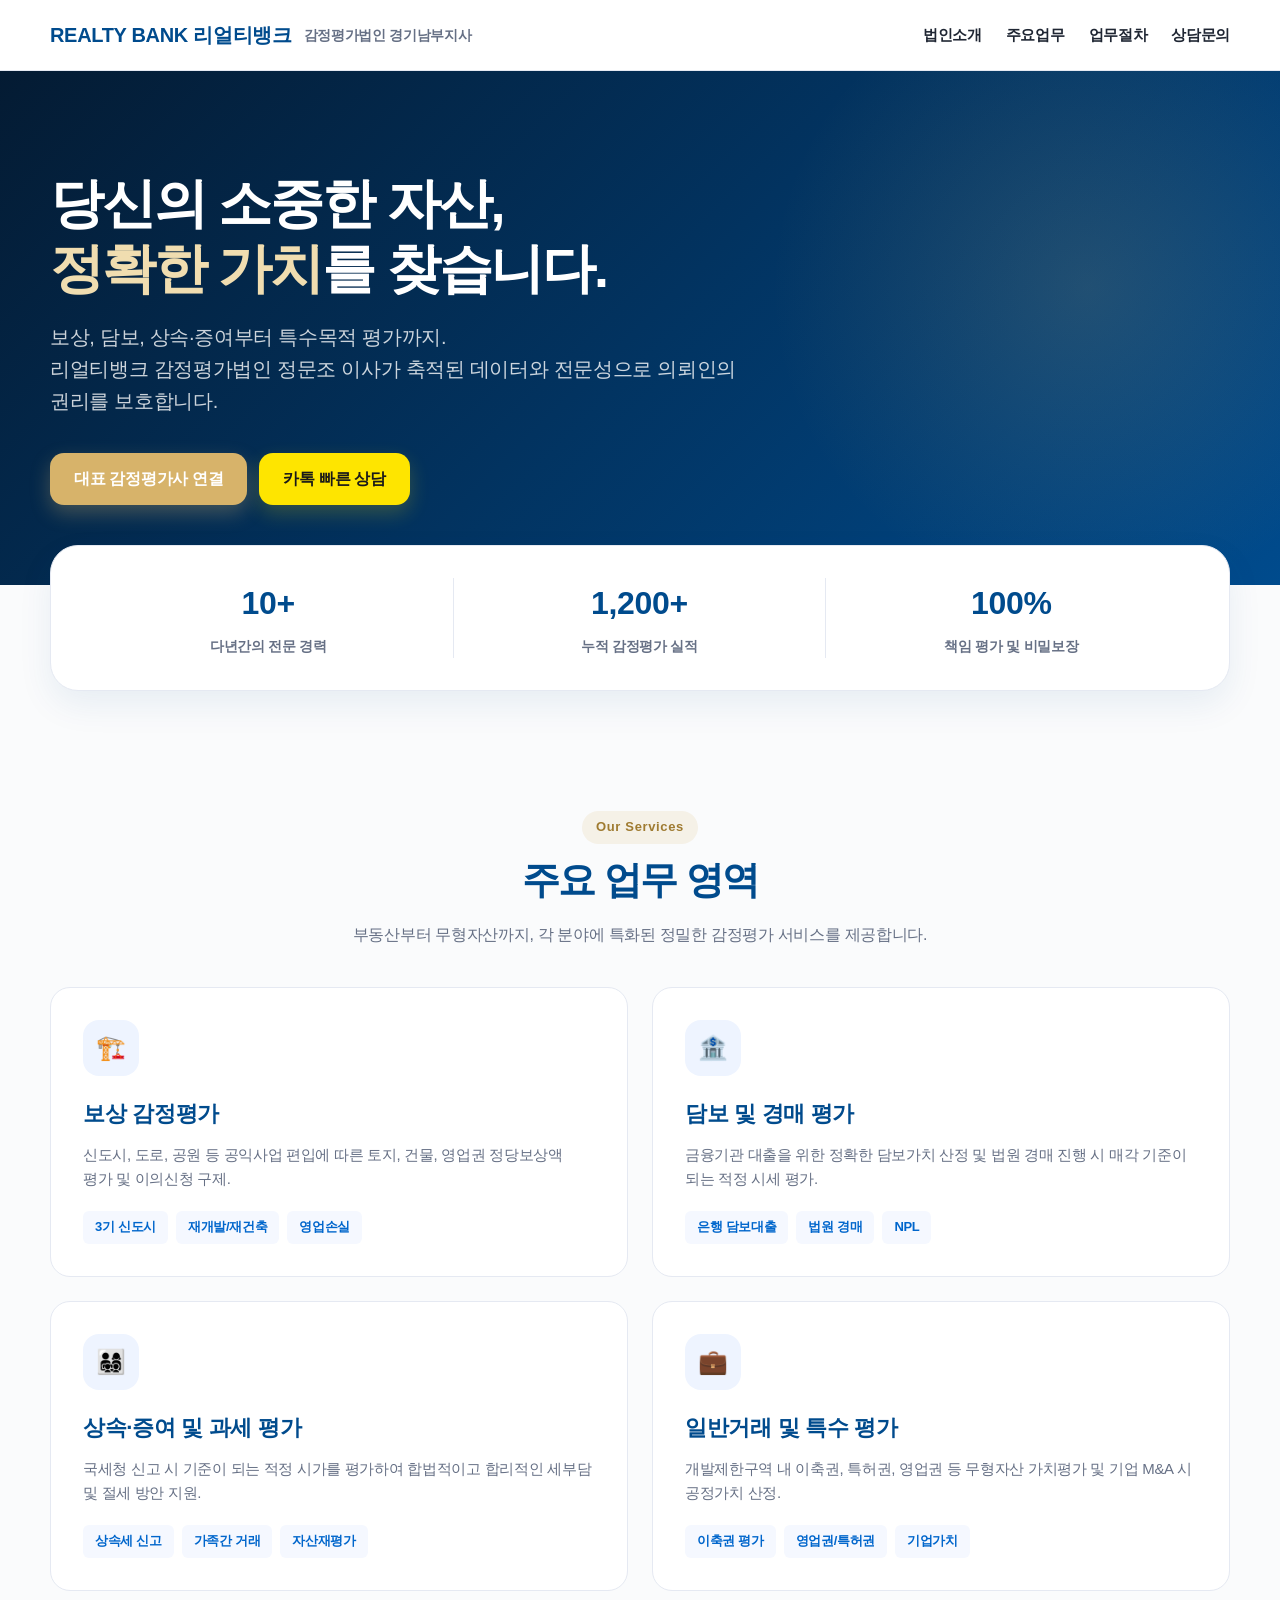
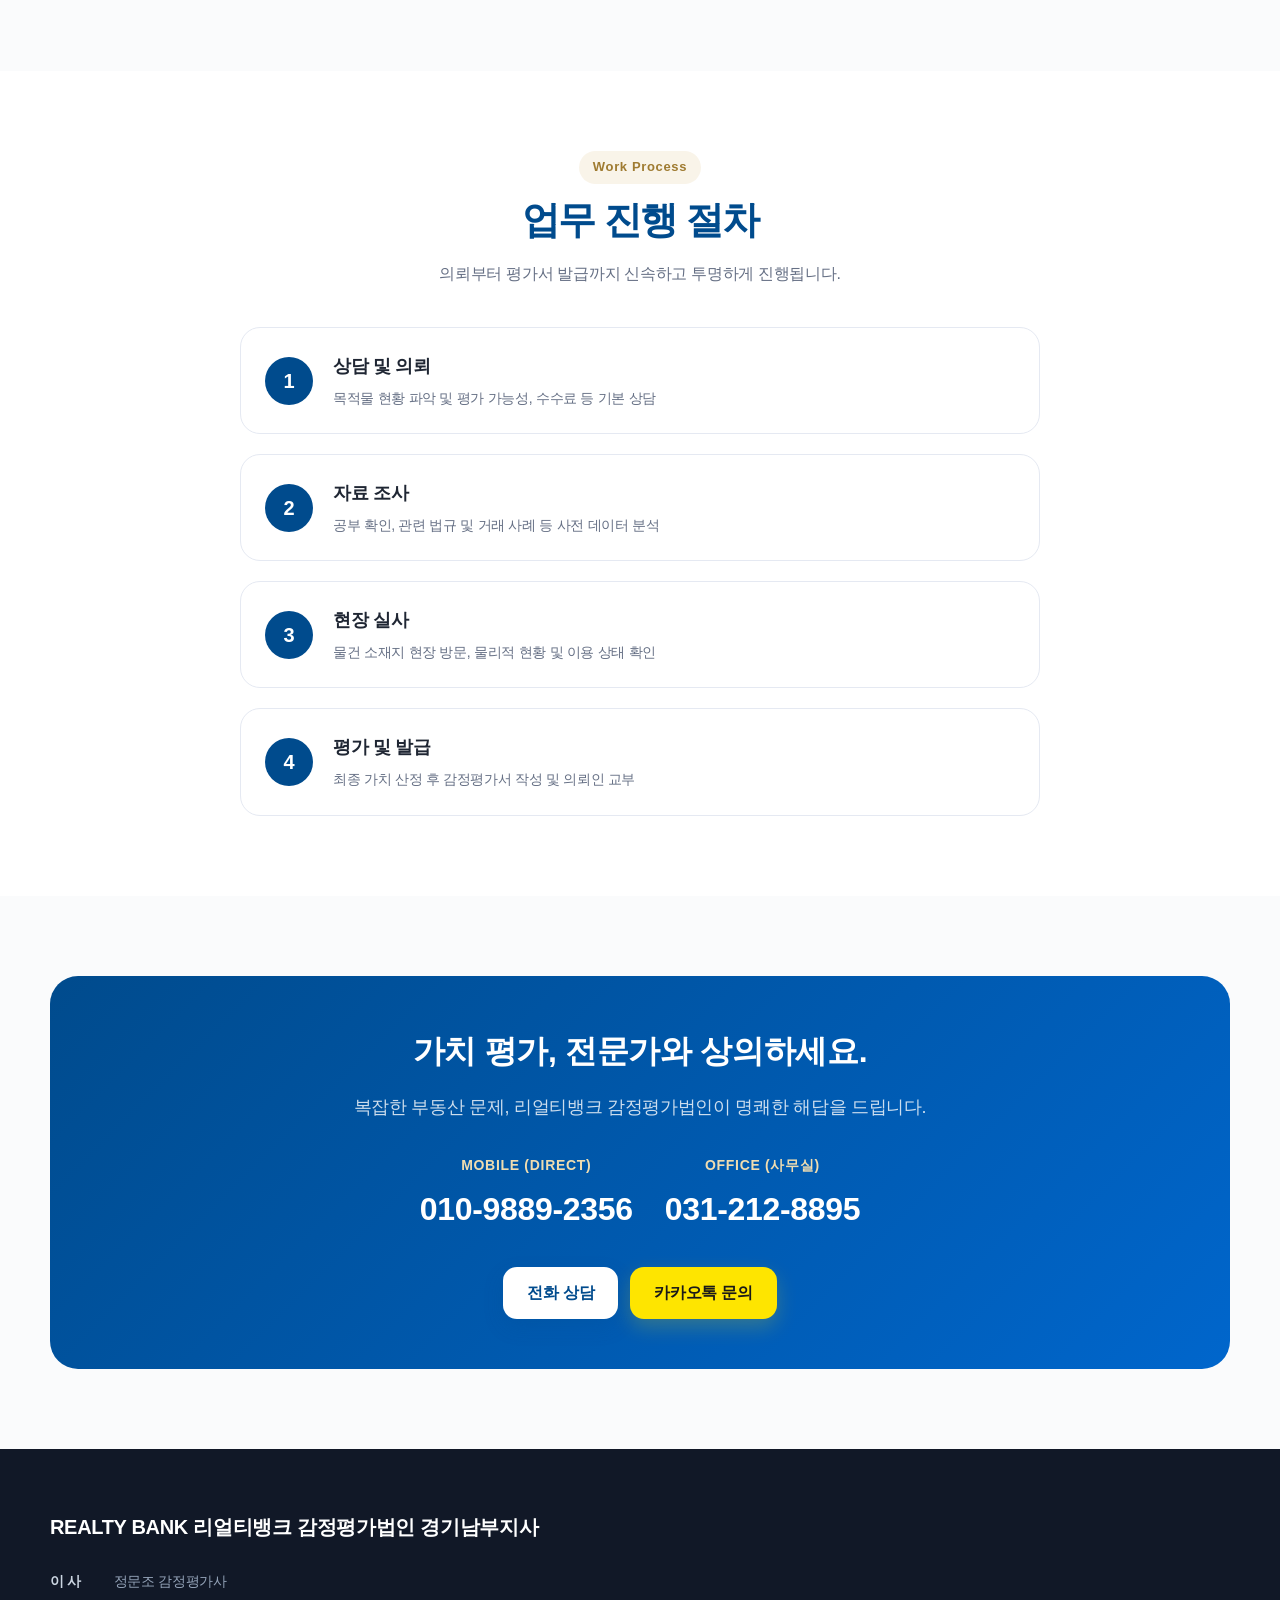
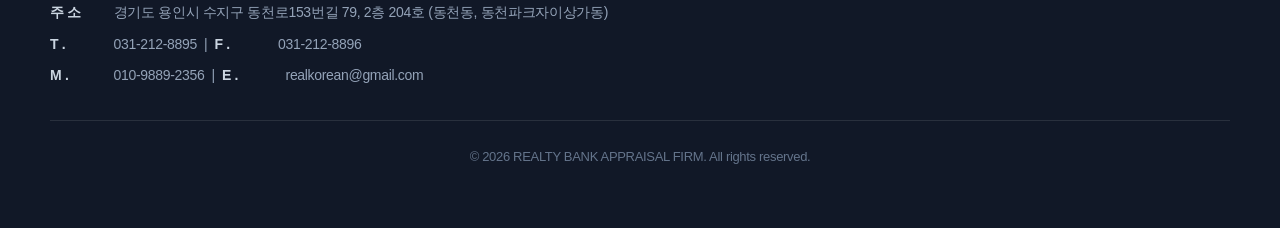
<file: pages/company-overview.html>
<!DOCTYPE html>
<html lang="ko">
<head>
  <meta charset="UTF-8" />
  <meta name="viewport" content="width=device-width, initial-scale=1.0, maximum-scale=1.0, user-scalable=no" />
  <title>리얼티뱅크 감정평가법인 경기남부지사 | 정문조 감정평가사</title>
  <meta name="description" content="보상, 담보, 상속증여, 이축권 등 전문적인 감정평가 서비스를 제공합니다." />
  <style>
    :root {
      /* 리얼티뱅크 로고의 블루 톤과 어울리면서도 고급스러운 네이비/골드 테마 유지 */
      --navy: #004b8d; /* 명함 로고와 유사한 블루/네이비 톤으로 조정 */
      --navy-2: #0066cc;
      --gold: #d7b36a;
      --gold-2: #f0ddb0;
      --text: #1f2633;
      --muted: #667085;
      --line: #e5e9f2;
      --bg: #f5f8ff;
      --white: #ffffff;
      --soft-blue: #eef4ff;
      --soft-gold: #fff8ea;
      --radius-xl: 28px;
      --radius-lg: 20px;
      --radius-md: 14px;
      --shadow: 0 14px 34px rgba(0, 75, 141, 0.08);
      --maxw: 1180px;
    }

    * { box-sizing: border-box; }
    html { scroll-behavior: smooth; scroll-padding-top: 80px; }
    body {
      margin: 0;
      font-family: "Pretendard", "Noto Sans KR", "Apple SD Gothic Neo", sans-serif;
      color: var(--text);
      background: #fafbfc;
      line-height: 1.6;
      letter-spacing: -0.02em;
    }

    a { color: var(--navy-2); text-decoration: none; }
    img { max-width: 100%; display: block; }

    .container { width: min(var(--maxw), calc(100% - 40px)); margin: 0 auto; }
    .section { padding: 80px 0; }
    
    .section-head { margin-bottom: 40px; text-align: center; }
    .section-eyebrow {
      display: inline-block; padding: 6px 14px; border-radius: 999px;
      background: rgba(215, 179, 106, 0.15); color: #9f7b31;
      font-size: 13px; font-weight: 900; margin-bottom: 12px; letter-spacing: 0.05em;
    }
    .section-title {
      margin: 0 0 16px; font-size: clamp(26px, 5vw, 38px);
      line-height: 1.3; color: var(--navy); font-weight: 900; letter-spacing: -0.04em;
    }
    .section-desc { margin: 0 auto; color: var(--muted); font-size: 16px; max-width: 600px; word-break: keep-all; }

    /* Header */
    .site-header {
      position: sticky; top: 0; z-index: 50; background: rgba(255,255,255,0.95);
      backdrop-filter: blur(12px); border-bottom: 1px solid var(--line);
    }
    .site-header__inner {
      width: min(var(--maxw), calc(100% - 40px)); margin: 0 auto;
      height: 70px; display: flex; justify-content: space-between; align-items: center;
    }
    .brand { font-weight: 900; font-size: 20px; color: var(--navy); display: flex; align-items: center; gap: 8px; }
    .brand-sub { font-size: 14px; font-weight: 600; color: var(--muted); margin-left: 4px; }
    .nav { display: flex; gap: 24px; }
    .nav a { font-size: 15px; font-weight: 700; color: var(--text); transition: color 0.2s; }
    .nav a:hover { color: var(--navy-2); }

    /* Buttons */
    .btn {
      display: inline-flex; align-items: center; justify-content: center;
      min-height: 52px; padding: 0 24px; border-radius: 14px; font-size: 16px; font-weight: 800;
      transition: 0.2s ease; cursor: pointer; text-align: center; border: none;
    }
    .btn-primary { background: var(--navy); color: #fff; box-shadow: 0 8px 20px rgba(0, 75, 141, 0.2); }
    .btn-gold { background: var(--gold); color: #fff; box-shadow: 0 8px 20px rgba(215, 179, 106, 0.3); }
    .btn-kakao { background: #FEE500; color: #191919; box-shadow: 0 8px 20px rgba(254, 229, 0, 0.2); }

    /* Hero Section */
    .hero {
      position: relative; padding: 100px 0 80px;
      background: linear-gradient(135deg, #041b33 0%, #004b8d 100%); color: #fff; overflow: hidden;
    }
    .hero::after {
      content: ""; position: absolute; right: -10%; top: -20%; width: 50vw; height: 50vw;
      background: radial-gradient(circle, rgba(215, 179, 106, 0.15) 0%, transparent 70%); border-radius: 50%;
    }
    .hero-content { position: relative; z-index: 1; max-width: 700px; }
    .hero-title { font-size: clamp(32px, 6vw, 54px); font-weight: 900; line-height: 1.2; margin: 0 0 20px; letter-spacing: -0.04em; }
    .hero-title em { font-style: normal; color: var(--gold-2); }
    .hero-desc { font-size: clamp(16px, 3vw, 20px); color: rgba(255,255,255,0.8); margin: 0 0 36px; word-break: keep-all; }
    .hero-cta { display: flex; gap: 12px; flex-wrap: wrap; }

    /* Stats Section */
    .stats-wrap {
      transform: translateY(-40px); position: relative; z-index: 10;
      background: #fff; border-radius: var(--radius-xl); box-shadow: var(--shadow);
      display: grid; grid-template-columns: repeat(3, 1fr); padding: 32px; border: 1px solid var(--line);
    }
    .stat-item { text-align: center; border-right: 1px solid var(--line); }
    .stat-item:last-child { border-right: none; }
    .stat-num { display: block; font-size: 32px; font-weight: 900; color: var(--navy); margin-bottom: 4px; }
    .stat-label { font-size: 14px; color: var(--muted); font-weight: 700; }

    /* Services Section */
    .services-grid { display: grid; grid-template-columns: repeat(2, 1fr); gap: 24px; }
    .service-card {
      background: #fff; border: 1px solid var(--line); border-radius: var(--radius-lg); padding: 32px;
      transition: transform 0.3s, box-shadow 0.3s;
    }
    .service-card:hover { transform: translateY(-4px); box-shadow: var(--shadow); border-color: var(--navy-2); }
    .service-icon {
      width: 56px; height: 56px; background: var(--soft-blue); color: var(--navy); border-radius: 16px;
      display: flex; align-items: center; justify-content: center; font-size: 24px; margin-bottom: 20px;
    }
    .service-title { font-size: 22px; font-weight: 900; color: var(--navy); margin: 0 0 12px; }
    .service-desc { color: var(--muted); margin: 0 0 20px; font-size: 15px; word-break: keep-all; }
    .service-tags { display: flex; flex-wrap: wrap; gap: 8px; }
    .tag { background: var(--bg); color: var(--navy-2); padding: 6px 12px; border-radius: 6px; font-size: 13px; font-weight: 700; }

    /* Process Section */
    .process-grid {
      display: grid; grid-template-columns: 1fr; gap: 20px; position: relative;
      max-width: 800px; margin: 0 auto;
    }
    .process-step { background: #fff; border: 1px solid var(--line); border-radius: var(--radius-lg); padding: 24px; display: flex; align-items: center; gap: 20px; position: relative; z-index: 1; }
    .step-num {
      width: 48px; height: 48px; background: var(--navy); color: #fff; border-radius: 50%; flex-shrink: 0;
      display: flex; align-items: center; justify-content: center; font-weight: 900; font-size: 20px;
    }
    .step-content { flex-grow: 1; text-align: left; }
    .step-title { font-size: 18px; font-weight: 800; color: var(--text); margin: 0 0 6px; }
    .step-desc { font-size: 14px; color: var(--muted); margin: 0; word-break: keep-all; }

    /* Contact CTA */
    .contact-banner {
      background: linear-gradient(135deg, var(--navy) 0%, var(--navy-2) 100%);
      border-radius: var(--radius-xl); padding: 50px; color: #fff; text-align: center;
    }
    .contact-banner h2 { font-size: 32px; font-weight: 900; margin: 0 0 16px; }
    .contact-banner p { font-size: 18px; color: rgba(255,255,255,0.8); margin: 0 0 32px; }
    .contact-info { display: flex; justify-content: center; align-items: center; gap: 32px; flex-wrap: wrap; margin-bottom: 32px; }
    .contact-block { display: flex; flex-direction: column; gap: 8px; }
    .contact-label { font-size: 14px; font-weight: 700; color: var(--gold-2); text-transform: uppercase; letter-spacing: 0.05em; }
    .contact-number { font-size: 32px; font-weight: 900; color: #fff; text-decoration: none; }

    /* Footer */
    .site-footer { background: #111827; color: #94a3b8; padding: 60px 0; font-size: 14px; line-height: 1.8; }
    .footer-brand { font-size: 20px; color: #fff; font-weight: 900; margin-bottom: 24px; display: flex; align-items: center; gap: 8px; }
    .footer-info p { margin: 0 0 6px; }
    .footer-info strong { color: #cbd5e1; font-weight: 700; width: 60px; display: inline-block; }
    .footer-bottom { margin-top: 32px; padding-top: 24px; border-top: 1px solid rgba(255,255,255,0.1); color: #64748b; font-size: 13px; text-align: center; }

    /* 모바일 하단 고정바 (기본 숨김) */
    .mobile-bottom-bar { display: none; }

    /* 📱 모바일 최적화 (768px 이하) */
    @media (max-width: 768px) {
      body { padding-bottom: 70px; } /* 하단바 영역 확보 */
      .section { padding: 60px 0; }
      
      .site-header__inner { flex-direction: column; height: auto; padding: 16px 0; gap: 12px; }
      .brand { font-size: 18px; }
      .brand-sub { display: block; font-size: 13px; margin-top: 2px; margin-left: 0; }
      .nav { 
        width: 100%; overflow-x: auto; padding-bottom: 8px; justify-content: flex-start;
        -webkit-overflow-scrolling: touch; scrollbar-width: none;
      }
      .nav::-webkit-scrollbar { display: none; }

      .hero { padding: 60px 0; text-align: center; }
      .hero-content { display: flex; flex-direction: column; align-items: center; }
      .hero-cta { justify-content: center; width: 100%; }
      .hero-cta .btn { width: 100%; }

      .stats-wrap { grid-template-columns: 1fr; gap: 24px; transform: translateY(-20px); padding: 24px; }
      .stat-item { border-right: none; border-bottom: 1px solid var(--line); padding-bottom: 24px; }
      .stat-item:last-child { border-bottom: none; padding-bottom: 0; }

      .services-grid { grid-template-columns: 1fr; }

      .contact-banner { padding: 40px 20px; }
      .contact-banner h2 { font-size: 24px; }
      .contact-number { font-size: 26px; }
      .contact-info { gap: 24px; flex-direction: column; }

      /* 모바일 전용 하단 고정 상담바 표시 */
      .mobile-bottom-bar {
        display: flex; position: fixed; bottom: 0; left: 0; width: 100%; height: 64px;
        background: #fff; box-shadow: 0 -4px 16px rgba(0, 0, 0, 0.08); z-index: 999;
      }
      .mobile-bottom-bar a {
        flex: 1; display: flex; align-items: center; justify-content: center;
        font-size: 15px; font-weight: 800; text-decoration: none; gap: 6px;
      }
      .mobile-bottom-bar .call { background: var(--navy); color: #fff; }
      .mobile-bottom-bar .kakao { background: #FEE500; color: #191919; }
    }
  </style>
</head>
<body>
  <header class="site-header">
    <div class="site-header__inner">
      <div class="brand">
        REALTY BANK 리얼티뱅크
        <span class="brand-sub">감정평가법인 경기남부지사</span>
      </div>
      <nav class="nav">
        <a href="#about">법인소개</a>
        <a href="#services">주요업무</a>
        <a href="#process">업무절차</a>
        <a href="#contact">상담문의</a>
      </nav>
    </div>
  </header>

  <main>
    <section class="hero" id="about">
      <div class="container">
        <div class="hero-content">
          <h1 class="hero-title">
            당신의 소중한 자산,<br />
            <em>정확한 가치</em>를 찾습니다.
          </h1>
          <p class="hero-desc">
            보상, 담보, 상속·증여부터 특수목적 평가까지.<br />
            리얼티뱅크 감정평가법인 정문조 이사가 축적된 데이터와 전문성으로 의뢰인의 권리를 보호합니다.
          </p>
          <div class="hero-cta">
            <a class="btn btn-gold" href="tel:01098892356">대표 감정평가사 연결</a>
            <a class="btn btn-kakao" href="#">카톡 빠른 상담</a>
          </div>
        </div>
      </div>
    </section>

    <div class="container">
      <div class="stats-wrap">
        <div class="stat-item">
          <span class="stat-num">10+</span>
          <span class="stat-label">다년간의 전문 경력</span>
        </div>
        <div class="stat-item">
          <span class="stat-num">1,200+</span>
          <span class="stat-label">누적 감정평가 실적</span>
        </div>
        <div class="stat-item">
          <span class="stat-num">100%</span>
          <span class="stat-label">책임 평가 및 비밀보장</span>
        </div>
      </div>
    </div>

    <section class="section" id="services">
      <div class="container">
        <div class="section-head">
          <span class="section-eyebrow">Our Services</span>
          <h2 class="section-title">주요 업무 영역</h2>
          <p class="section-desc">부동산부터 무형자산까지, 각 분야에 특화된 정밀한 감정평가 서비스를 제공합니다.</p>
        </div>

        <div class="services-grid">
          <article class="service-card">
            <div class="service-icon">🏗️</div>
            <h3 class="service-title">보상 감정평가</h3>
            <p class="service-desc">신도시, 도로, 공원 등 공익사업 편입에 따른 토지, 건물, 영업권 정당보상액 평가 및 이의신청 구제.</p>
            <div class="service-tags">
              <span class="tag">3기 신도시</span>
              <span class="tag">재개발/재건축</span>
              <span class="tag">영업손실</span>
            </div>
          </article>

          <article class="service-card">
            <div class="service-icon">🏦</div>
            <h3 class="service-title">담보 및 경매 평가</h3>
            <p class="service-desc">금융기관 대출을 위한 정확한 담보가치 산정 및 법원 경매 진행 시 매각 기준이 되는 적정 시세 평가.</p>
            <div class="service-tags">
              <span class="tag">은행 담보대출</span>
              <span class="tag">법원 경매</span>
              <span class="tag">NPL</span>
            </div>
          </article>

          <article class="service-card">
            <div class="service-icon">👨‍👩‍👧‍👦</div>
            <h3 class="service-title">상속·증여 및 과세 평가</h3>
            <p class="service-desc">국세청 신고 시 기준이 되는 적정 시가를 평가하여 합법적이고 합리적인 세부담 및 절세 방안 지원.</p>
            <div class="service-tags">
              <span class="tag">상속세 신고</span>
              <span class="tag">가족간 거래</span>
              <span class="tag">자산재평가</span>
            </div>
          </article>

          <article class="service-card">
            <div class="service-icon">💼</div>
            <h3 class="service-title">일반거래 및 특수 평가</h3>
            <p class="service-desc">개발제한구역 내 이축권, 특허권, 영업권 등 무형자산 가치평가 및 기업 M&A 시 공정가치 산정.</p>
            <div class="service-tags">
              <span class="tag">이축권 평가</span>
              <span class="tag">영업권/특허권</span>
              <span class="tag">기업가치</span>
            </div>
          </article>
        </div>
      </div>
    </section>

    <section class="section" id="process" style="background: #fff;">
      <div class="container">
        <div class="section-head">
          <span class="section-eyebrow">Work Process</span>
          <h2 class="section-title">업무 진행 절차</h2>
          <p class="section-desc">의뢰부터 평가서 발급까지 신속하고 투명하게 진행됩니다.</p>
        </div>

        <div class="process-grid">
          <div class="process-step">
            <div class="step-num">1</div>
            <div class="step-content">
              <h3 class="step-title">상담 및 의뢰</h3>
              <p class="step-desc">목적물 현황 파악 및 평가 가능성, 수수료 등 기본 상담</p>
            </div>
          </div>
          <div class="process-step">
            <div class="step-num">2</div>
            <div class="step-content">
              <h3 class="step-title">자료 조사</h3>
              <p class="step-desc">공부 확인, 관련 법규 및 거래 사례 등 사전 데이터 분석</p>
            </div>
          </div>
          <div class="process-step">
            <div class="step-num">3</div>
            <div class="step-content">
              <h3 class="step-title">현장 실사</h3>
              <p class="step-desc">물건 소재지 현장 방문, 물리적 현황 및 이용 상태 확인</p>
            </div>
          </div>
          <div class="process-step">
            <div class="step-num">4</div>
            <div class="step-content">
              <h3 class="step-title">평가 및 발급</h3>
              <p class="step-desc">최종 가치 산정 후 감정평가서 작성 및 의뢰인 교부</p>
            </div>
          </div>
        </div>
      </div>
    </section>

    <section class="section" id="contact">
      <div class="container">
        <div class="contact-banner">
          <h2>가치 평가, 전문가와 상의하세요.</h2>
          <p>복잡한 부동산 문제, 리얼티뱅크 감정평가법인이 명쾌한 해답을 드립니다.</p>
          
          <div class="contact-info">
            <div class="contact-block">
              <span class="contact-label">Mobile (Direct)</span>
              <a href="tel:01098892356" class="contact-number">010-9889-2356</a>
            </div>
            <div class="contact-block">
              <span class="contact-label">Office (사무실)</span>
              <a href="tel:0312128895" class="contact-number">031-212-8895</a>
            </div>
          </div>

          <div style="display: flex; gap: 12px; justify-content: center; flex-wrap: wrap;">
            <a href="tel:01098892356" class="btn btn-primary" style="background:#fff; color:var(--navy);">전화 상담</a>
            <a href="#" class="btn btn-kakao">카카오톡 문의</a>
          </div>
        </div>
      </div>
    </section>
  </main>

  <footer class="site-footer">
    <div class="container">
      <div class="footer-brand">REALTY BANK 리얼티뱅크 감정평가법인 경기남부지사</div>
      <div class="footer-info">
        <p><strong>이 사</strong> 정문조 감정평가사</p>
        <p><strong>주 소</strong> 경기도 용인시 수지구 동천로153번길 79, 2층 204호 (동천동, 동천파크자이상가동)</p>
        <p><strong>T .</strong> 031-212-8895 &nbsp;|&nbsp; <strong>F .</strong> 031-212-8896</p>
        <p><strong>M .</strong> 010-9889-2356 &nbsp;|&nbsp; <strong>E .</strong> realkorean@gmail.com</p>
      </div>
      <div class="footer-bottom">
        © 2026 REALTY BANK APPRAISAL FIRM. All rights reserved.
      </div>
    </div>
  </footer>

  <div class="mobile-bottom-bar">
    <a href="tel:01098892356" class="call">📱 모바일 상담</a>
    <a href="tel:0312128895" class="call" style="background:#003b70;">☎️ 사무실</a>
    <a href="#" class="kakao" target="_blank">💬 카톡 문의</a>
  </div>
</body>
</html>
</file>
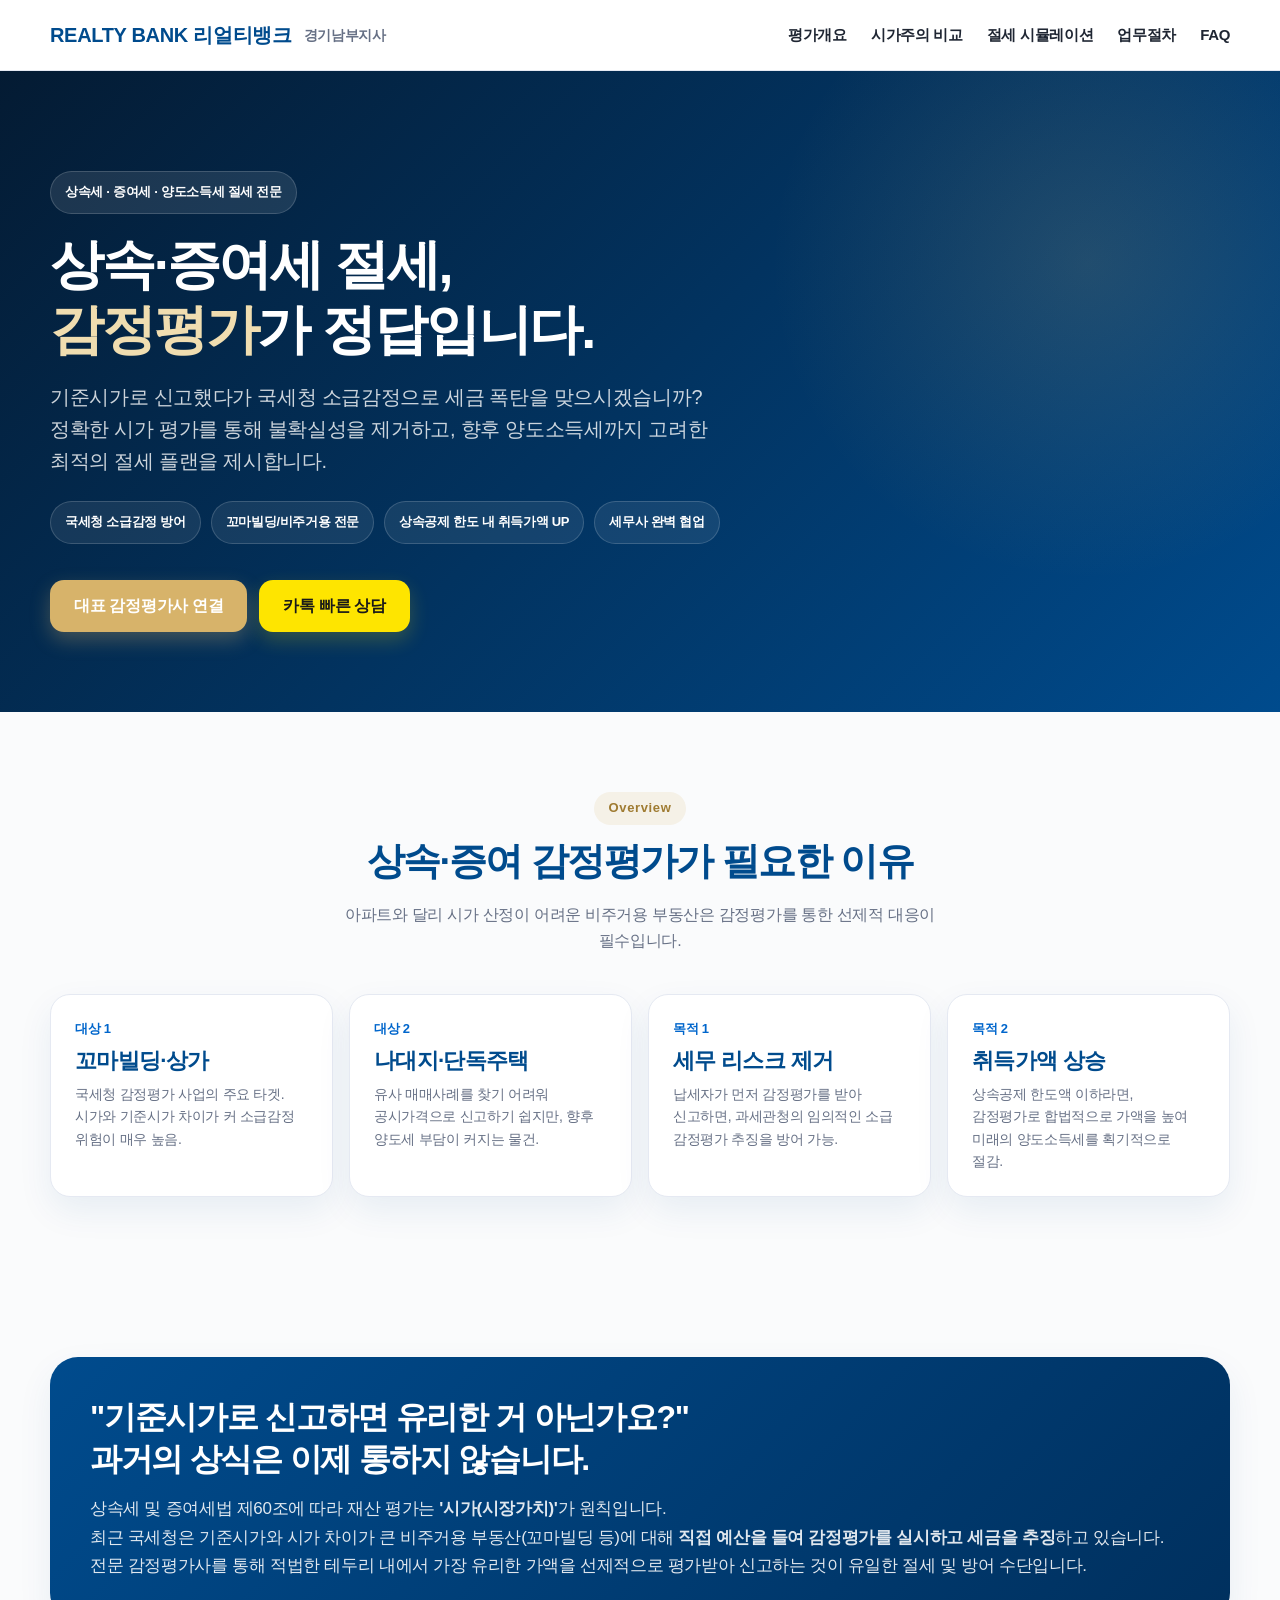
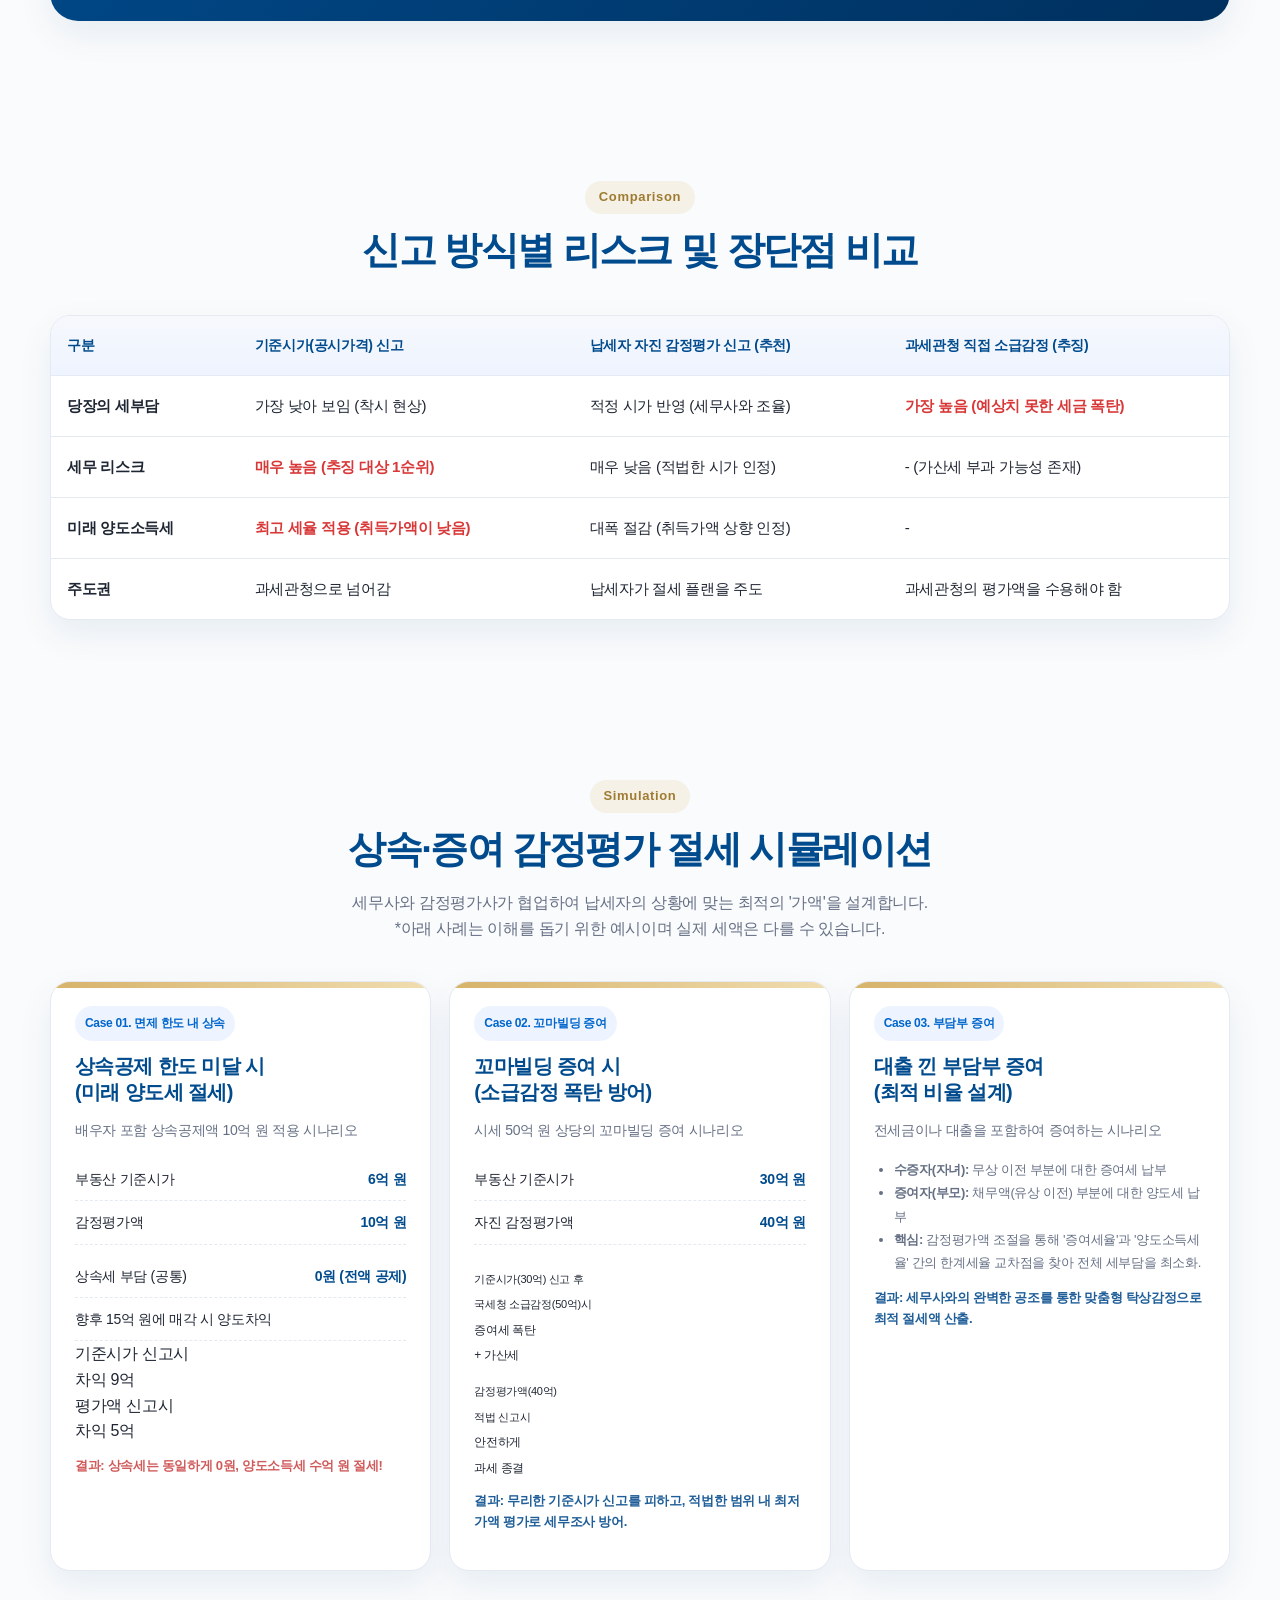
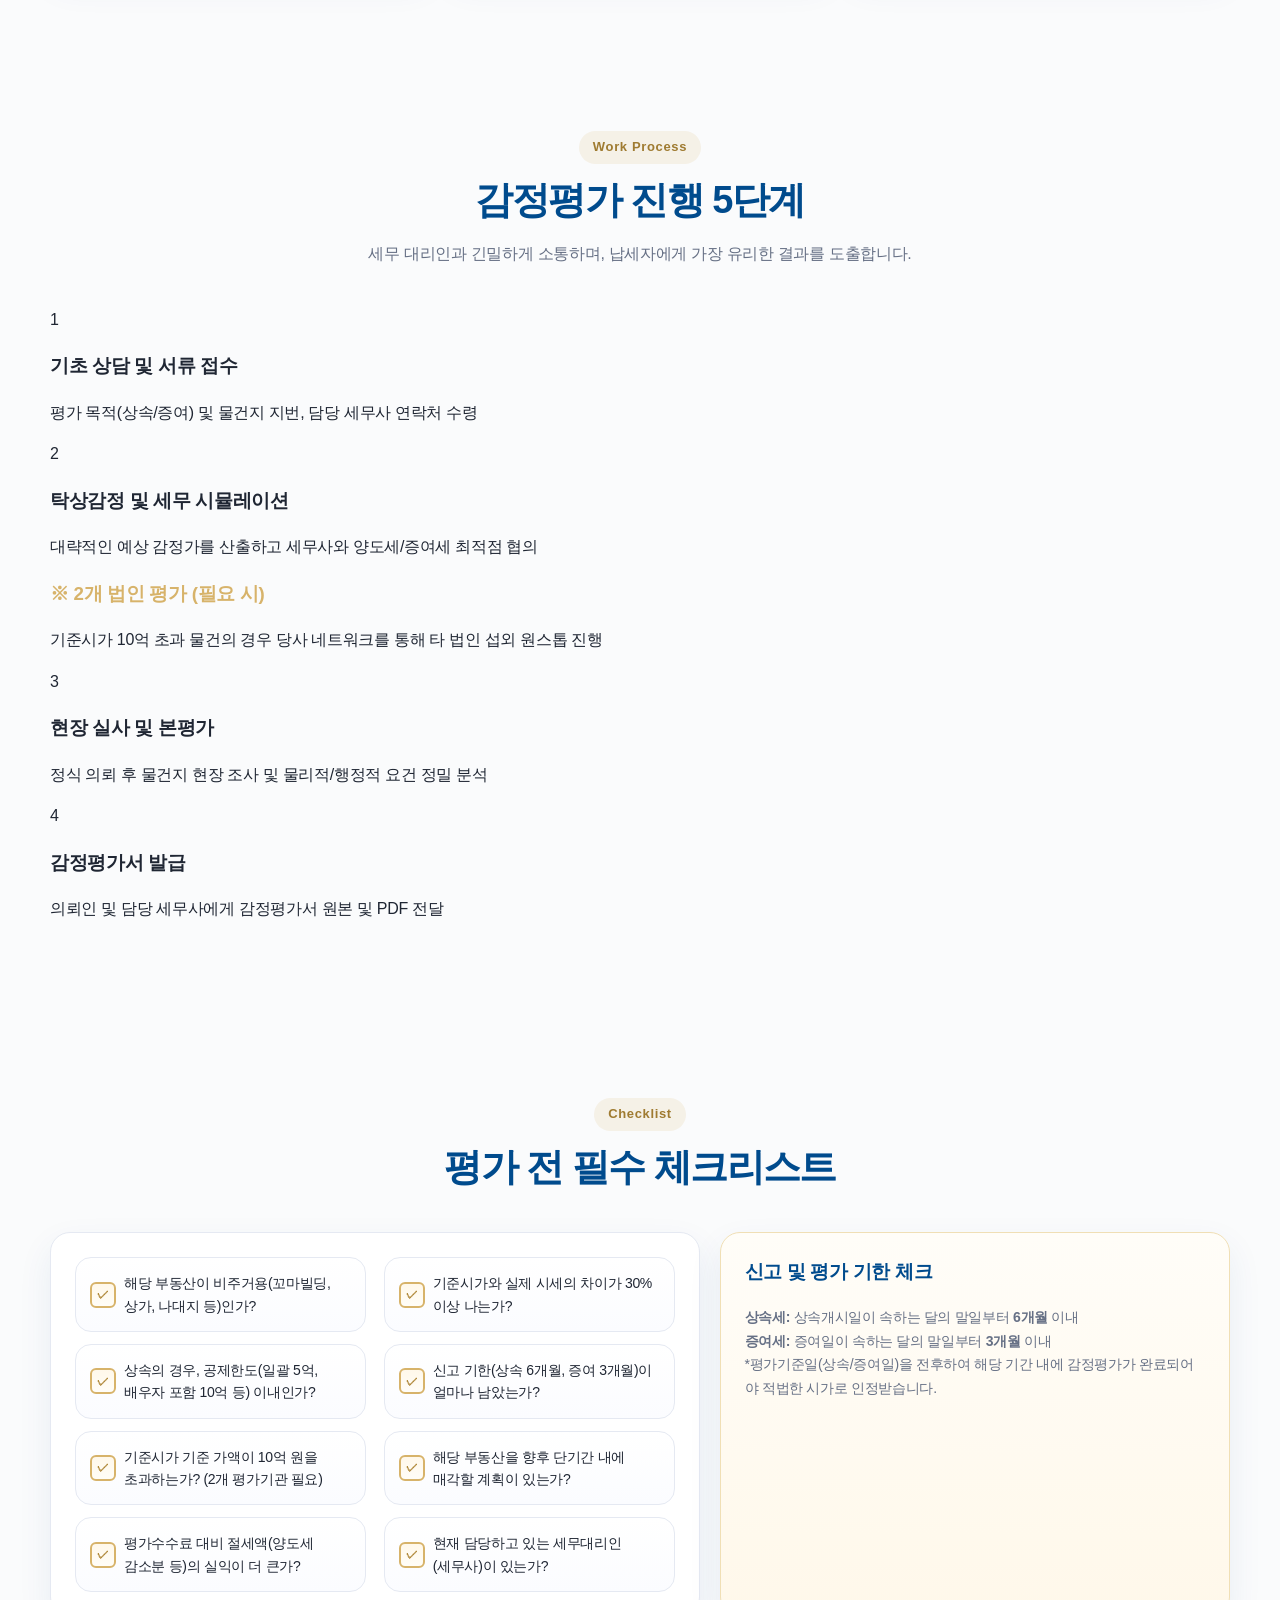
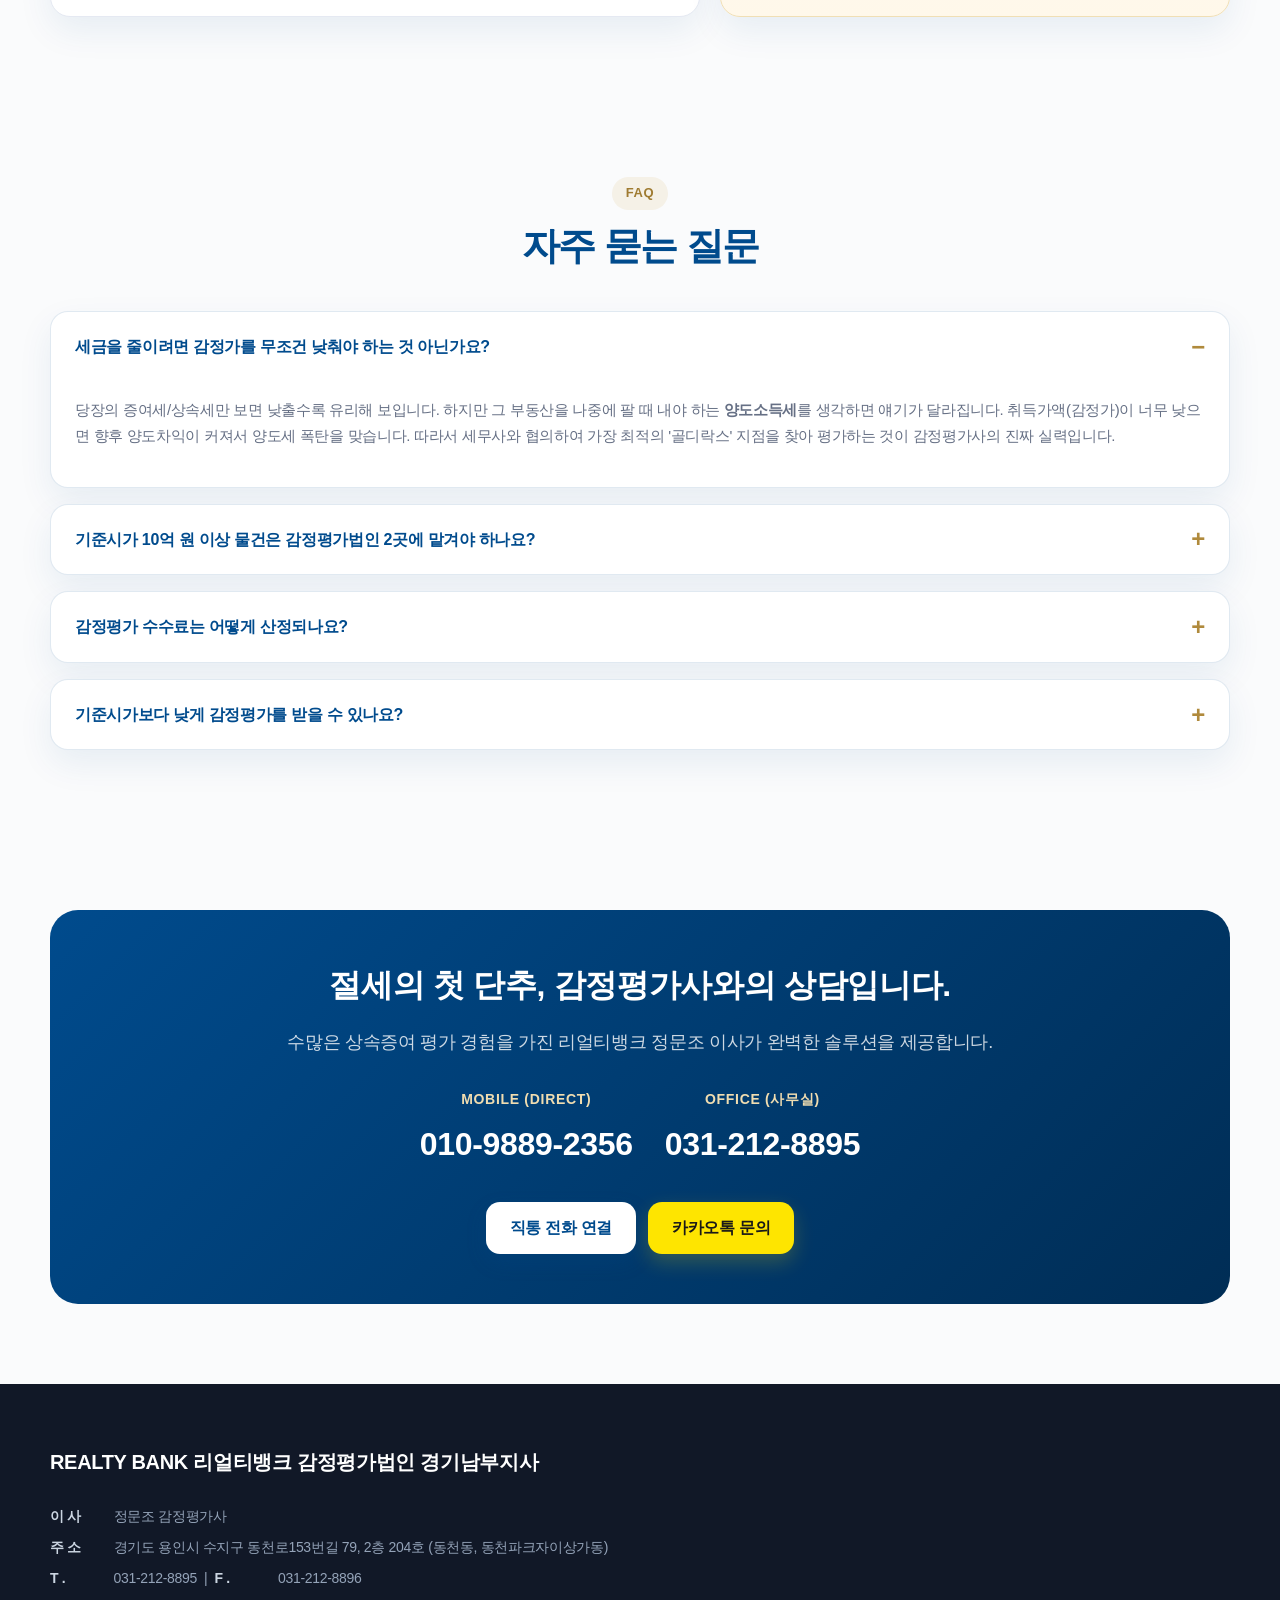
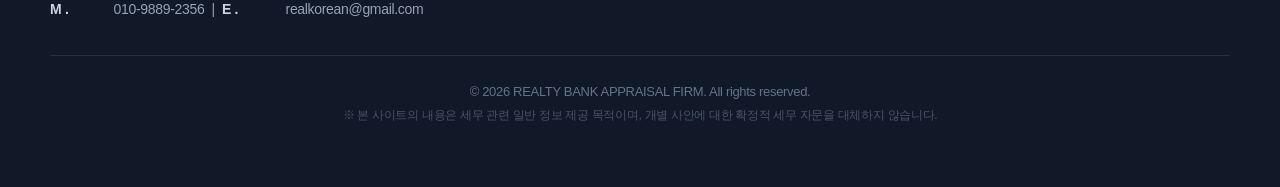
<file: pages/inheritance-gift.html>
<!DOCTYPE html>
<html lang="ko">
<head>
  <meta charset="UTF-8" />
  <meta name="viewport" content="width=device-width, initial-scale=1.0, maximum-scale=1.0, user-scalable=no" />
  <title>상속·증여 감정평가 안내 | 리얼티뱅크 감정평가법인 경기남부지사</title>
  <meta name="description" content="상속세 및 증여세 절세, 국세청 소급감정 대응, 양도소득세 절세를 위한 시가 감정평가 안내 브로슈어" />
  <style>
    :root {
      var(--navy): #004b8d;
      --navy-2: #0066cc;
      --gold: #d7b36a;
      --gold-2: #f0ddb0;
      --text: #1f2633;
      --muted: #667085;
      --line: #e5e9f2;
      --bg: #f5f8ff;
      --white: #ffffff;
      --soft-blue: #eef4ff;
      --soft-gold: #fff8ea;
      --radius-xl: 28px;
      --radius-lg: 20px;
      --radius-md: 14px;
      --shadow: 0 14px 34px rgba(0, 75, 141, 0.08);
      --maxw: 1180px;
    }

    * { box-sizing: border-box; }
    html { scroll-behavior: smooth; scroll-padding-top: 80px; }
    body {
      margin: 0;
      font-family: "Pretendard", "Noto Sans KR", "Apple SD Gothic Neo", sans-serif;
      color: var(--text);
      background: #fafbfc;
      line-height: 1.6;
      letter-spacing: -0.02em;
    }

    a { color: var(--navy-2); text-decoration: none; }
    img { max-width: 100%; display: block; }

    .container { width: min(var(--maxw), calc(100% - 40px)); margin: 0 auto; }
    .section { padding: 80px 0; }
    
    .section-head { margin-bottom: 40px; text-align: center; }
    .section-eyebrow {
      display: inline-block; padding: 6px 14px; border-radius: 999px;
      background: rgba(215, 179, 106, 0.15); color: #9f7b31;
      font-size: 13px; font-weight: 900; margin-bottom: 12px; letter-spacing: 0.05em;
    }
    .section-title {
      margin: 0 0 16px; font-size: clamp(26px, 5vw, 38px);
      line-height: 1.3; color: #004b8d; font-weight: 900; letter-spacing: -0.04em;
    }
    .section-desc { margin: 0 auto; color: var(--muted); font-size: 16px; max-width: 600px; word-break: keep-all; }

    /* Header */
    .site-header {
      position: sticky; top: 0; z-index: 50; background: rgba(255,255,255,0.95);
      backdrop-filter: blur(12px); border-bottom: 1px solid var(--line);
    }
    .site-header__inner {
      width: min(var(--maxw), calc(100% - 40px)); margin: 0 auto;
      height: 70px; display: flex; justify-content: space-between; align-items: center;
    }
    .brand { font-weight: 900; font-size: 20px; color: #004b8d; display: flex; align-items: center; gap: 8px; }
    .brand-sub { font-size: 14px; font-weight: 600; color: var(--muted); margin-left: 4px; }
    .nav { display: flex; gap: 24px; }
    .nav a { font-size: 15px; font-weight: 700; color: var(--text); transition: color 0.2s; }
    .nav a:hover { color: var(--navy-2); }

    /* Buttons */
    .btn {
      display: inline-flex; align-items: center; justify-content: center;
      min-height: 52px; padding: 0 24px; border-radius: 14px; font-size: 16px; font-weight: 800;
      transition: 0.2s ease; cursor: pointer; text-align: center; border: none;
    }
    .btn-primary { background: #004b8d; color: #fff; box-shadow: 0 8px 20px rgba(0, 75, 141, 0.2); }
    .btn-gold { background: var(--gold); color: #fff; box-shadow: 0 8px 20px rgba(215, 179, 106, 0.3); }
    .btn-kakao { background: #FEE500; color: #191919; box-shadow: 0 8px 20px rgba(254, 229, 0, 0.2); }

    /* Hero Section */
    .hero {
      position: relative; padding: 100px 0 80px;
      background: linear-gradient(135deg, #041b33 0%, #004b8d 100%); color: #fff; overflow: hidden;
    }
    .hero::after {
      content: ""; position: absolute; right: -10%; top: -20%; width: 50vw; height: 50vw;
      background: radial-gradient(circle, rgba(215, 179, 106, 0.15) 0%, transparent 70%); border-radius: 50%;
    }
    .hero-content { position: relative; z-index: 1; max-width: 700px; }
    
    .hero__badge {
      display: inline-flex; align-items: center; gap: 8px; padding: 10px 14px;
      border-radius: 999px; background: rgba(255,255,255,0.1);
      border: 1px solid rgba(255,255,255,0.16); font-size: 13px; font-weight: 900; margin-bottom: 18px;
    }

    .hero-title { font-size: clamp(32px, 6vw, 54px); font-weight: 900; line-height: 1.2; margin: 0 0 20px; letter-spacing: -0.04em; }
    .hero-title em { font-style: normal; color: var(--gold-2); }
    .hero-desc { font-size: clamp(16px, 3vw, 20px); color: rgba(255,255,255,0.8); margin: 0 0 24px; word-break: keep-all; }
    
    .hero__badges { list-style: none; padding: 0; margin: 0 0 36px; display: flex; flex-wrap: wrap; gap: 10px; }
    .hero__badges li {
      padding: 10px 14px; border-radius: 999px; background: rgba(255,255,255,0.08);
      border: 1px solid rgba(255,255,255,0.16); font-size: 13px; font-weight: 800; color: #fff;
    }

    .hero-cta { display: flex; gap: 12px; flex-wrap: wrap; }

    /* Overview Section (Grid 4) */
    .grid-4 { display: grid; grid-template-columns: repeat(4, minmax(0, 1fr)); gap: 16px; }
    .card { background: #fff; border: 1px solid var(--line); border-radius: var(--radius-lg); padding: 24px; box-shadow: var(--shadow); }
    .overview-card__label { font-size: 13px; font-weight: 900; color: var(--navy-2); margin-bottom: 8px; }
    .overview-card__value { font-size: 22px; line-height: 1.25; font-weight: 900; color: #004b8d; margin-bottom: 8px; letter-spacing: -0.03em; }
    .overview-card__desc { margin: 0; color: var(--muted); font-size: 14px; word-break: keep-all; }

    /* Message Banner */
    .message-banner {
      background: linear-gradient(135deg, #004b8d 0%, #00305e 100%);
      border-radius: var(--radius-xl); padding: 40px; color: #fff; box-shadow: var(--shadow);
    }
    .message-banner h2 { margin: 0 0 14px; font-size: clamp(24px, 4vw, 32px); line-height: 1.3; letter-spacing: -0.04em; font-weight: 900; }
    .message-banner p { margin: 0; font-size: 17px; color: rgba(255,255,255,0.88); line-height: 1.7; word-break: keep-all; }

    /* Table */
    .table-wrap { overflow-x: auto; background: #fff; border: 1px solid var(--line); border-radius: var(--radius-lg); box-shadow: var(--shadow); }
    .data-table { width: 100%; min-width: 900px; border-collapse: collapse; }
    .data-table th, .data-table td { padding: 18px 16px; border-bottom: 1px solid var(--line); vertical-align: top; text-align: left; font-size: 15px; }
    .data-table th { background: linear-gradient(180deg, #f6f8fc 0%, #eef4ff 100%); color: #004b8d; font-size: 14px; font-weight: 900; }
    .data-table tr:last-child td { border-bottom: 0; }
    .highlight-td { font-weight: 800; color: #d93838; }

    /* Examples Section */
    .example-grid { display: grid; grid-template-columns: repeat(3, minmax(0, 1fr)); gap: 18px; }
    .example-card { position: relative; overflow: hidden; padding: 24px; border-radius: var(--radius-lg); background: #fff; border: 1px solid var(--line); box-shadow: var(--shadow); }
    .example-card::before { content: ""; position: absolute; inset: 0 0 auto 0; height: 6px; background: linear-gradient(90deg, var(--gold), var(--gold-2)); }
    .example-meta { display: inline-block; padding: 8px 10px; border-radius: 999px; background: var(--soft-blue); color: var(--navy-2); font-size: 12px; font-weight: 900; }
    .example-card__title { margin: 12px 0 14px; font-size: 20px; font-weight: 900; color: #004b8d; letter-spacing: -0.03em; line-height: 1.3;}
    .metric { display: flex; justify-content: space-between; gap: 10px; padding: 10px 0; border-bottom: 1px dashed var(--line); font-size: 14px; }
    .metric:last-child { border-bottom: 0; }
    .metric b { color: #004b8d; font-weight: 800;}
    .notice-box { margin-top: 20px; padding: 18px 20px; border-radius: 16px; background: var(--soft-blue); border: 1px solid #dbe7ff; color: #33415d; font-size: 14px; }

    /* Flow Section */
    .flow { display: grid; grid-template-columns: repeat(5, minmax(0, 1fr)); gap: 16px; counter-reset: step; }
    .flow-step { border: 1px solid var(--line); border-radius: 22px; background: linear-gradient(180deg, #ffffff 0%, #f9fbff 100%); box-shadow: var(--shadow); padding: 22px 18px; min-height: 230px; }
    .flow-step::before {
      counter-increment: step; content: "0" counter(step); display: inline-flex; align-items: center; justify-content: center;
      width: 44px; height: 44px; border-radius: 50%; background: linear-gradient(135deg, #004b8d 0%, #002d55 100%); color: #fff; font-weight: 900; margin-bottom: 14px;
    }
    .flow-step h3 { margin: 0 0 10px; font-size: 18px; line-height: 1.3; color: #004b8d; }
    .flow-step p { margin: 0; font-size: 14px; color: var(--muted); word-break: keep-all;}

    /* Checklist & Process Section */
    .checklist-wrap { display: grid; grid-template-columns: 1.12fr 0.88fr; gap: 20px; }
    .checklist { background: #fff; border: 1px solid var(--line); border-radius: var(--radius-lg); padding: 24px; box-shadow: var(--shadow); }
    .checklist ul { list-style: none; padding: 0; margin: 0; display: grid; grid-template-columns: repeat(2, minmax(0, 1fr)); gap: 12px 18px; }
    .checklist li {
      position: relative; padding: 14px 14px 14px 48px; min-height: 72px; display: flex; align-items: center;
      border: 1px solid var(--line); border-radius: 16px; background: linear-gradient(180deg, #ffffff 0%, #fbfcff 100%); font-size: 14px; word-break: keep-all;
    }
    .checklist li::before {
      content: "✓"; position: absolute; left: 14px; top: 50%; transform: translateY(-50%); width: 22px; height: 22px;
      border-radius: 6px; border: 2px solid var(--gold); background: linear-gradient(180deg, #fff8ea 0%, #fffdf7 100%);
      display: flex; align-items: center; justify-content: center; color: #b08a3c; font-weight: 900; font-size: 12px;
    }
    .checklist-side { display: grid; gap: 16px; }

    /* FAQ */
    .faq-list { display: grid; gap: 16px; }
    .faq-item { border: 1px solid rgba(0, 75, 141, 0.12); border-radius: 18px; background: #ffffff; box-shadow: var(--shadow); overflow: hidden; }
    .faq-question { cursor: pointer; list-style: none; padding: 22px 24px; font-weight: 800; color: #004b8d; position: relative; }
    .faq-question::-webkit-details-marker { display: none; }
    .faq-question::after {
      content: "+"; position: absolute; right: 24px; top: 50%; transform: translateY(-50%);
      font-size: 24px; line-height: 1; color: #b08a3c;
    }
    .faq-item[open] .faq-question::after { content: "−"; }
    .faq-answer { padding: 0 24px 22px; color: var(--muted); line-height: 1.75; font-size: 15px; }
    
    /* Contact CTA */
    .contact-banner {
      background: linear-gradient(135deg, #004b8d 0%, #002d55 100%);
      border-radius: var(--radius-xl); padding: 50px; color: #fff; text-align: center;
    }
    .contact-banner h2 { font-size: 32px; font-weight: 900; margin: 0 0 16px; }
    .contact-banner p { font-size: 18px; color: rgba(255,255,255,0.8); margin: 0 0 32px; }
    .contact-info { display: flex; justify-content: center; align-items: center; gap: 32px; flex-wrap: wrap; margin-bottom: 32px; }
    .contact-block { display: flex; flex-direction: column; gap: 8px; }
    .contact-label { font-size: 14px; font-weight: 700; color: var(--gold-2); text-transform: uppercase; letter-spacing: 0.05em; }
    .contact-number { font-size: 32px; font-weight: 900; color: #fff; text-decoration: none; }

    /* Footer */
    .site-footer { background: #111827; color: #94a3b8; padding: 60px 0; font-size: 14px; line-height: 1.8; }
    .footer-brand { font-size: 20px; color: #fff; font-weight: 900; margin-bottom: 24px; display: flex; align-items: center; gap: 8px; }
    .footer-info p { margin: 0 0 6px; }
    .footer-info strong { color: #cbd5e1; font-weight: 700; width: 60px; display: inline-block; }
    .footer-bottom { margin-top: 32px; padding-top: 24px; border-top: 1px solid rgba(255,255,255,0.1); color: #64748b; font-size: 13px; text-align: center; }

    /* 모바일 하단 고정바 */
    .mobile-bottom-bar { display: none; }

    /* 📱 모바일 최적화 (768px 이하) */
    @media (max-width: 768px) {
      body { padding-bottom: 70px; }
      .section { padding: 60px 0; }
      
      .site-header__inner { flex-direction: column; height: auto; padding: 16px 0; gap: 12px; }
      .brand { font-size: 18px; }
      .brand-sub { display: block; font-size: 13px; margin-top: 2px; margin-left: 0; }
      .nav { 
        width: 100%; overflow-x: auto; padding-bottom: 8px; justify-content: flex-start;
        -webkit-overflow-scrolling: touch; scrollbar-width: none;
      }
      .nav::-webkit-scrollbar { display: none; }

      .hero { padding: 60px 0; text-align: center; }
      .hero-content { display: flex; flex-direction: column; align-items: center; }
      .hero__badges { justify-content: center; }
      .hero-cta { justify-content: center; width: 100%; }
      .hero-cta .btn { width: 100%; }

      .grid-4 { grid-template-columns: 1fr 1fr; }
      @media (max-width: 480px) { .grid-4 { grid-template-columns: 1fr; } }
      .example-grid { grid-template-columns: 1fr; }
      .flow { grid-template-columns: 1fr; }
      .checklist-wrap { grid-template-columns: 1fr; }
      .checklist ul { grid-template-columns: 1fr; }
      .legal-grid { grid-template-columns: 1fr; }

      .contact-banner { padding: 40px 20px; }
      .contact-banner h2 { font-size: 24px; }
      .contact-number { font-size: 26px; }
      .contact-info { gap: 24px; flex-direction: column; }

      .mobile-bottom-bar {
        display: flex; position: fixed; bottom: 0; left: 0; width: 100%; height: 64px;
        background: #fff; box-shadow: 0 -4px 16px rgba(0, 0, 0, 0.08); z-index: 999;
      }
      .mobile-bottom-bar a {
        flex: 1; display: flex; align-items: center; justify-content: center;
        font-size: 15px; font-weight: 800; text-decoration: none; gap: 6px;
      }
      .mobile-bottom-bar .call { background: #004b8d; color: #fff; }
      .mobile-bottom-bar .kakao { background: #FEE500; color: #191919; }
    }
  </style>
</head>
<body>
  <header class="site-header">
    <div class="site-header__inner">
      <div class="brand">
        REALTY BANK 리얼티뱅크
        <span class="brand-sub">경기남부지사</span>
      </div>
      <nav class="nav">
        <a href="#overview">평가개요</a>
        <a href="#compare">시가주의 비교</a>
        <a href="#examples">절세 시뮬레이션</a>
        <a href="#process">업무절차</a>
        <a href="#faq">FAQ</a>
      </nav>
    </div>
  </header>

  <main>
    <section class="hero" id="top">
      <div class="container">
        <div class="hero-content">
          <div class="hero__badge">상속세 · 증여세 · 양도소득세 절세 전문</div>
          <h1 class="hero-title">
            상속·증여세 절세,<br />
            <em>감정평가</em>가 정답입니다.
          </h1>
          <p class="hero-desc">
            기준시가로 신고했다가 국세청 소급감정으로 세금 폭탄을 맞으시겠습니까?<br />
            정확한 시가 평가를 통해 불확실성을 제거하고, 향후 양도소득세까지 고려한 최적의 절세 플랜을 제시합니다.
          </p>

          <ul class="hero__badges">
            <li>국세청 소급감정 방어</li>
            <li>꼬마빌딩/비주거용 전문</li>
            <li>상속공제 한도 내 취득가액 UP</li>
            <li>세무사 완벽 협업</li>
          </ul>

          <div class="hero-cta">
            <a class="btn btn-gold" href="tel:01098892356">대표 감정평가사 연결</a>
            <a class="btn btn-kakao" href="#">카톡 빠른 상담</a>
          </div>
        </div>
      </div>
    </section>

    <section class="section" id="overview">
      <div class="container">
        <div class="section-head">
          <span class="section-eyebrow">Overview</span>
          <h2 class="section-title">상속·증여 감정평가가 필요한 이유</h2>
          <p class="section-desc">아파트와 달리 시가 산정이 어려운 비주거용 부동산은 감정평가를 통한 선제적 대응이 필수입니다.</p>
        </div>

        <div class="grid-4">
          <article class="card">
            <div class="overview-card__label">대상 1</div>
            <div class="overview-card__value">꼬마빌딩·상가</div>
            <p class="overview-card__desc">국세청 감정평가 사업의 주요 타겟. 시가와 기준시가 차이가 커 소급감정 위험이 매우 높음.</p>
          </article>
          <article class="card">
            <div class="overview-card__label">대상 2</div>
            <div class="overview-card__value">나대지·단독주택</div>
            <p class="overview-card__desc">유사 매매사례를 찾기 어려워 공시가격으로 신고하기 쉽지만, 향후 양도세 부담이 커지는 물건.</p>
          </article>
          <article class="card">
            <div class="overview-card__label">목적 1</div>
            <div class="overview-card__value">세무 리스크 제거</div>
            <p class="overview-card__desc">납세자가 먼저 감정평가를 받아 신고하면, 과세관청의 임의적인 소급 감정평가 추징을 방어 가능.</p>
          </article>
          <article class="card">
            <div class="overview-card__label">목적 2</div>
            <div class="overview-card__value">취득가액 상승</div>
            <p class="overview-card__desc">상속공제 한도액 이하라면, 감정평가로 합법적으로 가액을 높여 미래의 양도소득세를 획기적으로 절감.</p>
          </article>
        </div>
      </div>
    </section>

    <section class="section" id="message">
      <div class="container">
        <div class="message-banner no-break">
          <h2>"기준시가로 신고하면 유리한 거 아닌가요?"<br />과거의 상식은 이제 통하지 않습니다.</h2>
          <p>
            상속세 및 증여세법 제60조에 따라 재산 평가는 <strong>'시가(시장가치)'</strong>가 원칙입니다.<br />
            최근 국세청은 기준시가와 시가 차이가 큰 비주거용 부동산(꼬마빌딩 등)에 대해 <strong>직접 예산을 들여 감정평가를 실시하고 세금을 추징</strong>하고 있습니다.<br />
            전문 감정평가사를 통해 적법한 테두리 내에서 가장 유리한 가액을 선제적으로 평가받아 신고하는 것이 유일한 절세 및 방어 수단입니다.
          </p>
        </div>
      </div>
    </section>

    <section class="section" id="compare">
      <div class="container">
        <div class="section-head">
          <span class="section-eyebrow">Comparison</span>
          <h2 class="section-title">신고 방식별 리스크 및 장단점 비교</h2>
        </div>

        <div class="table-wrap no-break">
          <table class="data-table" aria-label="신고 방식별 비교표">
            <thead>
              <tr>
                <th>구분</th>
                <th>기준시가(공시가격) 신고</th>
                <th>납세자 자진 감정평가 신고 (추천)</th>
                <th>과세관청 직접 소급감정 (추징)</th>
              </tr>
            </thead>
            <tbody>
              <tr>
                <td><strong>당장의 세부담</strong></td>
                <td>가장 낮아 보임 (착시 현상)</td>
                <td>적정 시가 반영 (세무사와 조율)</td>
                <td><span class="highlight-td">가장 높음 (예상치 못한 세금 폭탄)</span></td>
              </tr>
              <tr>
                <td><strong>세무 리스크</strong></td>
                <td><span class="highlight-td">매우 높음 (추징 대상 1순위)</span></td>
                <td>매우 낮음 (적법한 시가 인정)</td>
                <td>- (가산세 부과 가능성 존재)</td>
              </tr>
              <tr>
                <td><strong>미래 양도소득세</strong></td>
                <td><span class="highlight-td">최고 세율 적용 (취득가액이 낮음)</span></td>
                <td>대폭 절감 (취득가액 상향 인정)</td>
                <td>-</td>
              </tr>
              <tr>
                <td><strong>주도권</strong></td>
                <td>과세관청으로 넘어감</td>
                <td>납세자가 절세 플랜을 주도</td>
                <td>과세관청의 평가액을 수용해야 함</td>
              </tr>
            </tbody>
          </table>
        </div>
      </div>
    </section>

    <section class="section" id="examples">
      <div class="container">
        <div class="section-head">
          <span class="section-eyebrow">Simulation</span>
          <h2 class="section-title">상속·증여 감정평가 절세 시뮬레이션</h2>
          <p class="section-desc">
            세무사와 감정평가사가 협업하여 납세자의 상황에 맞는 최적의 '가액'을 설계합니다.<br />
            *아래 사례는 이해를 돕기 위한 예시이며 실제 세액은 다를 수 있습니다.
          </p>
        </div>

        <div class="example-grid">
          <article class="example-card no-break">
            <span class="example-meta">Case 01. 면제 한도 내 상속</span>
            <h3 class="example-card__title">상속공제 한도 미달 시<br />(미래 양도세 절세)</h3>
            <p style="font-size: 14px; color: var(--muted); margin-bottom:16px;">배우자 포함 상속공제액 10억 원 적용 시나리오</p>
            
            <div class="metric"><span>부동산 기준시가</span><b>6억 원</b></div>
            <div class="metric"><span>감정평가액</span><b>10억 원</b></div>
            
            <div class="metric" style="margin-top:10px;"><span>상속세 부담 (공통)</span><b>0원 (전액 공제)</b></div>
            <div class="metric"><span>향후 15억 원에 매각 시 양도차익</span></div>
            
            <div class="compare-bars">
              <div class="bar-row">
                <span>기준시가 신고시</span>
                <div class="bar-track"><div class="bar-fill" style="background:#d15b5b; width:100%;"></div></div>
                <span>차익 9억</span>
              </div>
              <div class="bar-row">
                <span>평가액 신고시</span>
                <div class="bar-track"><div class="bar-fill" style="background:#1f5e98; width:55%;"></div></div>
                <span>차익 5억</span>
              </div>
            </div>
            <p style="font-size: 13px; color: #d15b5b; margin-top: 12px; font-weight:700;">결과: 상속세는 동일하게 0원, 양도소득세 수억 원 절세!</p>
          </article>

          <article class="example-card no-break">
            <span class="example-meta">Case 02. 꼬마빌딩 증여</span>
            <h3 class="example-card__title">꼬마빌딩 증여 시<br />(소급감정 폭탄 방어)</h3>
            <p style="font-size: 14px; color: var(--muted); margin-bottom:16px;">시세 50억 원 상당의 꼬마빌딩 증여 시나리오</p>
            
            <div class="metric"><span>부동산 기준시가</span><b>30억 원</b></div>
            <div class="metric"><span>자진 감정평가액</span><b>40억 원</b></div>
            
            <div class="compare-bars" style="margin-top:20px;">
              <div class="bar-row">
                <span style="font-size:11px;">기준시가(30억) 신고 후<br>국세청 소급감정(50억)시</span>
                <div class="bar-track"><div class="bar-fill" style="background:#d15b5b; width:100%;"></div></div>
                <span style="font-size:12px; line-height:1.2;">증여세 폭탄<br>+ 가산세</span>
              </div>
              <div class="bar-row" style="margin-top: 10px;">
                <span style="font-size:11px;">감정평가액(40억)<br>적법 신고시</span>
                <div class="bar-track"><div class="bar-fill" style="background:#1f5e98; width:70%;"></div></div>
                <span style="font-size:12px;">안전하게<br>과세 종결</span>
              </div>
            </div>
            <p style="font-size: 13px; color: #1f5e98; margin-top: 12px; font-weight:700;">결과: 무리한 기준시가 신고를 피하고, 적법한 범위 내 최저가액 평가로 세무조사 방어.</p>
          </article>

          <article class="example-card no-break">
            <span class="example-meta">Case 03. 부담부 증여</span>
            <h3 class="example-card__title">대출 낀 부담부 증여<br />(최적 비율 설계)</h3>
            <p style="font-size: 14px; color: var(--muted); margin-bottom:16px;">전세금이나 대출을 포함하여 증여하는 시나리오</p>
            
            <ul style="font-size: 13px; color: var(--muted); padding-left: 20px; line-height: 1.8;">
              <li><b>수증자(자녀):</b> 무상 이전 부분에 대한 증여세 납부</li>
              <li><b>증여자(부모):</b> 채무액(유상 이전) 부분에 대한 양도세 납부</li>
              <li><b>핵심:</b> 감정평가액 조절을 통해 '증여세율'과 '양도소득세율' 간의 한계세율 교차점을 찾아 전체 세부담을 최소화.</li>
            </ul>
            <p style="font-size: 13px; color: #1f5e98; margin-top: 12px; font-weight:700;">결과: 세무사와의 완벽한 공조를 통한 맞춤형 탁상감정으로 최적 절세액 산출.</p>
          </article>
        </div>
      </div>
    </section>

    <section class="section" id="process">
      <div class="container">
        <div class="section-head">
          <span class="section-eyebrow">Work Process</span>
          <h2 class="section-title">감정평가 진행 5단계</h2>
          <p class="section-desc">세무 대리인과 긴밀하게 소통하며, 납세자에게 가장 유리한 결과를 도출합니다.</p>
        </div>

        <div class="process-grid">
          <div class="process-step">
            <div class="step-num">1</div>
            <div class="step-content">
              <h3 class="step-title">기초 상담 및 서류 접수</h3>
              <p class="step-desc">평가 목적(상속/증여) 및 물건지 지번, 담당 세무사 연락처 수령</p>
            </div>
          </div>
          <div class="process-step">
            <div class="step-num">2</div>
            <div class="step-content">
              <h3 class="step-title">탁상감정 및 세무 시뮬레이션</h3>
              <p class="step-desc">대략적인 예상 감정가를 산출하고 세무사와 양도세/증여세 최적점 협의</p>
            </div>
          </div>
          <div class="process-step">
            <div class="step-content">
              <h3 class="step-title" style="color:#d7b36a;">※ 2개 법인 평가 (필요 시)</h3>
              <p class="step-desc">기준시가 10억 초과 물건의 경우 당사 네트워크를 통해 타 법인 섭외 원스톱 진행</p>
            </div>
          </div>
          <div class="process-step">
            <div class="step-num">3</div>
            <div class="step-content">
              <h3 class="step-title">현장 실사 및 본평가</h3>
              <p class="step-desc">정식 의뢰 후 물건지 현장 조사 및 물리적/행정적 요건 정밀 분석</p>
            </div>
          </div>
          <div class="process-step">
            <div class="step-num">4</div>
            <div class="step-content">
              <h3 class="step-title">감정평가서 발급</h3>
              <p class="step-desc">의뢰인 및 담당 세무사에게 감정평가서 원본 및 PDF 전달</p>
            </div>
          </div>
        </div>
      </div>
    </section>

    <section class="section" id="checklist">
      <div class="container">
        <div class="section-head">
          <span class="section-eyebrow">Checklist</span>
          <h2 class="section-title">평가 전 필수 체크리스트</h2>
        </div>

        <div class="checklist-wrap">
          <div class="checklist no-break">
            <ul>
              <li>해당 부동산이 비주거용(꼬마빌딩, 상가, 나대지 등)인가?</li>
              <li>기준시가와 실제 시세의 차이가 30% 이상 나는가?</li>
              <li>상속의 경우, 공제한도(일괄 5억, 배우자 포함 10억 등) 이내인가?</li>
              <li>신고 기한(상속 6개월, 증여 3개월)이 얼마나 남았는가?</li>
              <li>기준시가 기준 가액이 10억 원을 초과하는가? (2개 평가기관 필요)</li>
              <li>해당 부동산을 향후 단기간 내에 매각할 계획이 있는가?</li>
              <li>평가수수료 대비 절세액(양도세 감소분 등)의 실익이 더 큰가?</li>
              <li>현재 담당하고 있는 세무대리인(세무사)이 있는가?</li>
            </ul>
          </div>

          <div class="checklist-side">
            <div class="card card--gold no-break" style="background: linear-gradient(180deg, #fffdf8 0%, #fff8ea 100%); border:1px solid #f0dfb5;">
              <h3 style="margin-top:0;color:#004b8d;">신고 및 평가 기한 체크</h3>
              <p style="margin:0;color:var(--muted); font-size:14px; line-height: 1.7;">
                <strong>상속세:</strong> 상속개시일이 속하는 달의 말일부터 <strong>6개월</strong> 이내<br>
                <strong>증여세:</strong> 증여일이 속하는 달의 말일부터 <strong>3개월</strong> 이내<br>
                *평가기준일(상속/증여일)을 전후하여 해당 기간 내에 감정평가가 완료되어야 적법한 시가로 인정받습니다.
              </p>
            </div>
          </div>
        </div>
      </div>
    </section>

    <section class="section section-faq" id="faq">
      <div class="container">
        <div class="section-head">
          <span class="section-eyebrow">FAQ</span>
          <h2 class="section-title">자주 묻는 질문</h2>
        </div>

        <div class="faq-list">
          <details class="faq-item" open>
            <summary class="faq-question">세금을 줄이려면 감정가를 무조건 낮춰야 하는 것 아닌가요?</summary>
            <div class="faq-answer">
              <p>당장의 증여세/상속세만 보면 낮출수록 유리해 보입니다. 하지만 그 부동산을 나중에 팔 때 내야 하는 <strong>양도소득세</strong>를 생각하면 얘기가 달라집니다. 취득가액(감정가)이 너무 낮으면 향후 양도차익이 커져서 양도세 폭탄을 맞습니다. 따라서 세무사와 협의하여 가장 최적의 '골디락스' 지점을 찾아 평가하는 것이 감정평가사의 진짜 실력입니다.</p>
            </div>
          </details>

          <details class="faq-item">
            <summary class="faq-question">기준시가 10억 원 이상 물건은 감정평가법인 2곳에 맡겨야 하나요?</summary>
            <div class="faq-answer">
              <p>네, 세법상 기준시가 10억 원을 초과하는 부동산은 2개 이상의 감정평가기관의 평가액 평균을 시가로 산정해야 합니다. (단, 10억 이하인 경우 1개 기관도 가능). 의뢰인이 두 곳을 일일이 찾으실 필요 없이, 저희 법인에 의뢰해 주시면 신뢰할 수 있는 타 법인과 코웍(Co-work)하여 원스톱으로 처리해 드립니다.</p>
            </div>
          </details>

          <details class="faq-item">
            <summary class="faq-question">감정평가 수수료는 어떻게 산정되나요?</summary>
            <div class="faq-answer">
              <p>감정평가 수수료는 '감정평가 및 감정평가사에 관한 법률'에 따른 보수기준(국토교통부 고시)을 엄격히 준수합니다. 최종 산정된 감정평가액을 기준으로 요율이 적용되며, 탁상감정(예상가액 산출) 시 대략적인 수수료 견적을 함께 안내해 드립니다. <strong>상속·증여 평가 수수료는 상속/증여세 신고 시 500만 원 한도 내에서 공제 혜택</strong>을 받을 수 있습니다.</p>
            </div>
          </details>

          <details class="faq-item">
            <summary class="faq-question">기준시가보다 낮게 감정평가를 받을 수 있나요?</summary>
            <div class="faq-answer">
              <p>세법상 적법한 시가로 인정받기 위해서는 원칙적으로 보충적 평가액(개별공시지가, 기준시가 등)보다 낮게 평가할 수 없습니다. 기준시가 이하의 평가는 부실 평가로 국세청의 심사 대상이 될 수 있으므로 유의해야 합니다.</p>
            </div>
          </details>
        </div>
      </div>
    </section>

    <section class="section" id="contact">
      <div class="container">
        <div class="contact-banner">
          <h2>절세의 첫 단추, 감정평가사와의 상담입니다.</h2>
          <p>수많은 상속증여 평가 경험을 가진 리얼티뱅크 정문조 이사가 완벽한 솔루션을 제공합니다.</p>
          
          <div class="contact-info">
            <div class="contact-block">
              <span class="contact-label">Mobile (Direct)</span>
              <a href="tel:01098892356" class="contact-number">010-9889-2356</a>
            </div>
            <div class="contact-block">
              <span class="contact-label">Office (사무실)</span>
              <a href="tel:0312128895" class="contact-number">031-212-8895</a>
            </div>
          </div>

          <div style="display: flex; gap: 12px; justify-content: center; flex-wrap: wrap;">
            <a href="tel:01098892356" class="btn btn-primary" style="background:#fff; color:#004b8d;">직통 전화 연결</a>
            <a href="#" class="btn btn-kakao">카카오톡 문의</a>
          </div>
        </div>
      </div>
    </section>
  </main>

  <footer class="site-footer">
    <div class="container">
      <div class="footer-brand">REALTY BANK 리얼티뱅크 감정평가법인 경기남부지사</div>
      <div class="footer-info">
        <p><strong>이 사</strong> 정문조 감정평가사</p>
        <p><strong>주 소</strong> 경기도 용인시 수지구 동천로153번길 79, 2층 204호 (동천동, 동천파크자이상가동)</p>
        <p><strong>T .</strong> 031-212-8895 &nbsp;|&nbsp; <strong>F .</strong> 031-212-8896</p>
        <p><strong>M .</strong> 010-9889-2356 &nbsp;|&nbsp; <strong>E .</strong> realkorean@gmail.com</p>
      </div>
      <div class="footer-bottom">
        © 2026 REALTY BANK APPRAISAL FIRM. All rights reserved.<br>
        <span style="font-size: 12px; color:#475569;">※ 본 사이트의 내용은 세무 관련 일반 정보 제공 목적이며, 개별 사안에 대한 확정적 세무 자문을 대체하지 않습니다.</span>
      </div>
    </div>
  </footer>

  <div class="mobile-bottom-bar">
    <a href="tel:01098892356" class="call">📱 직통 상담</a>
    <a href="tel:0312128895" class="call" style="background:#002d55;">☎️ 사무실</a>
    <a href="#" class="kakao" target="_blank">💬 카톡 문의</a>
  </div>

  <script>
    (function () {
      const faqItems = document.querySelectorAll('.faq-item');
      faqItems.forEach((item) => {
        item.addEventListener('toggle', () => {
          if (!item.open) return;
          faqItems.forEach((other) => {
            if (other !== item) other.open = false;
          });
        });
      });
    })();
  </script>
</body>
</html>
</file>
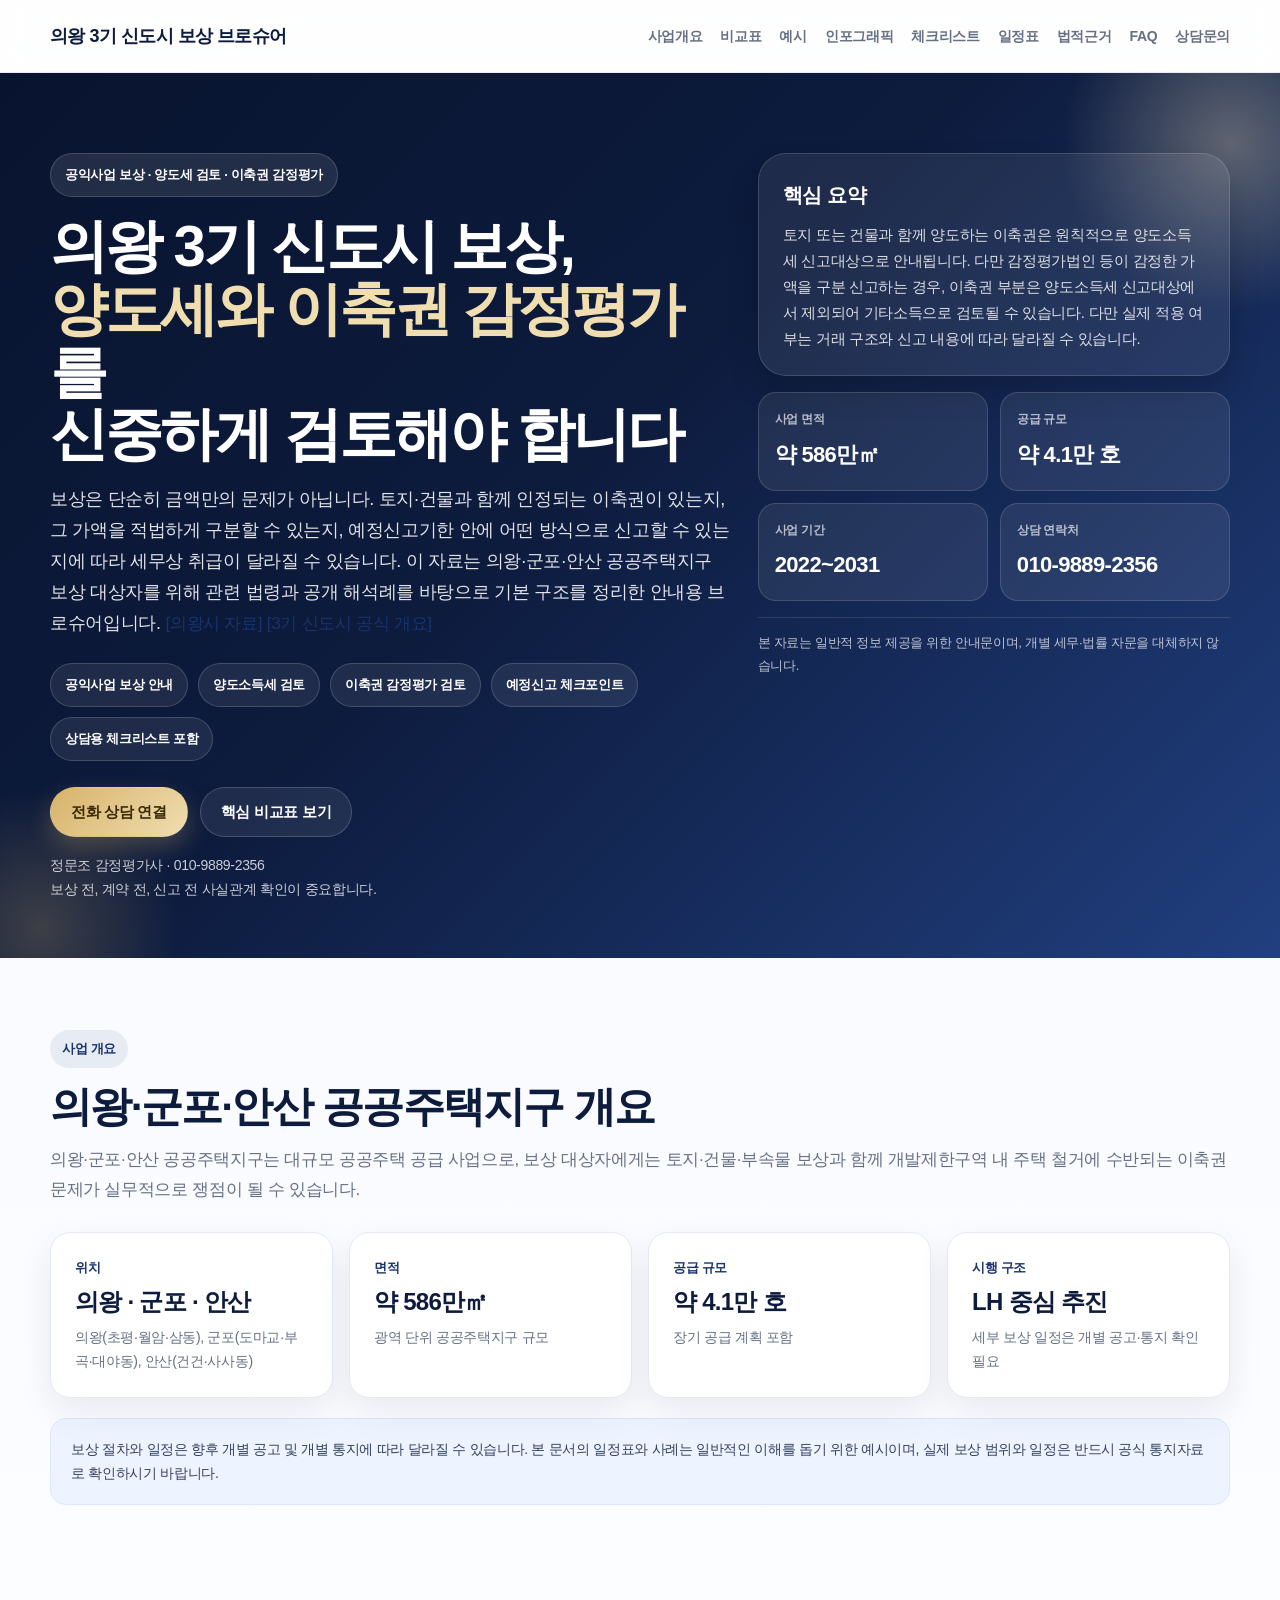
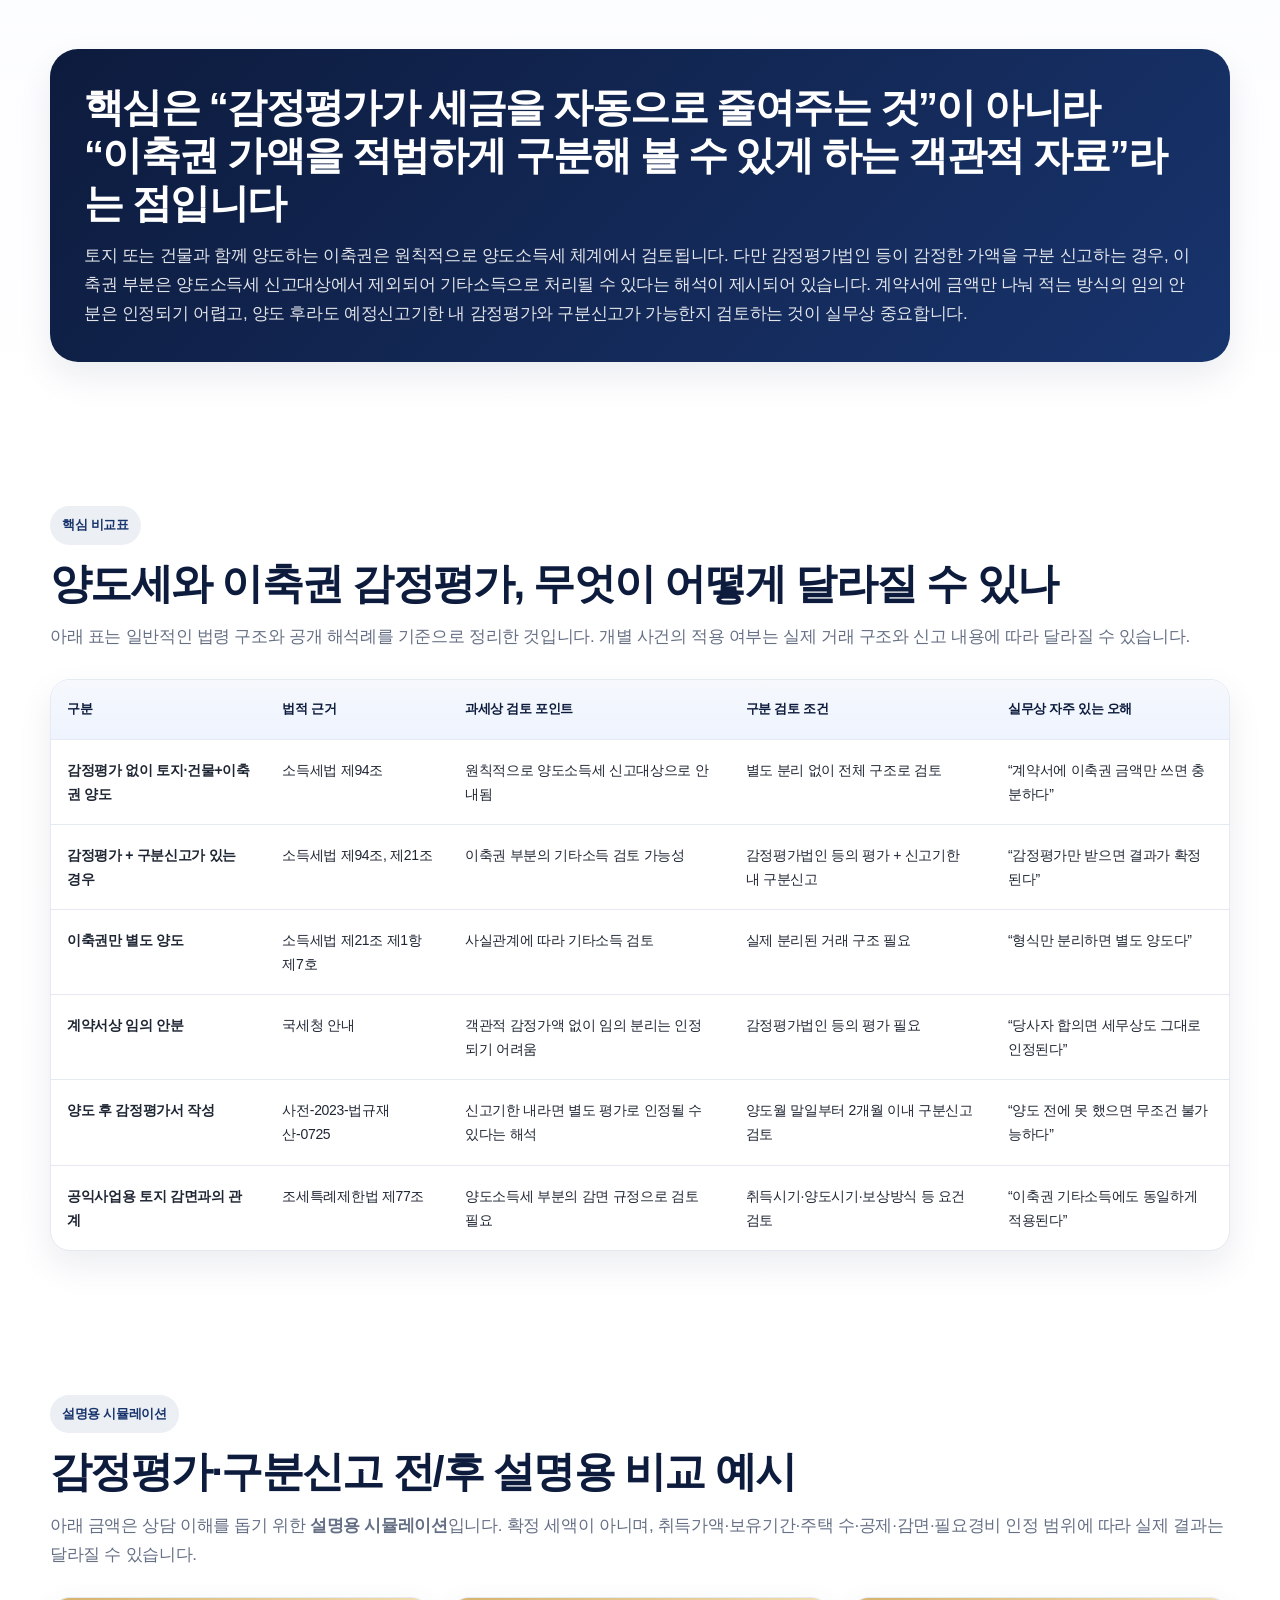
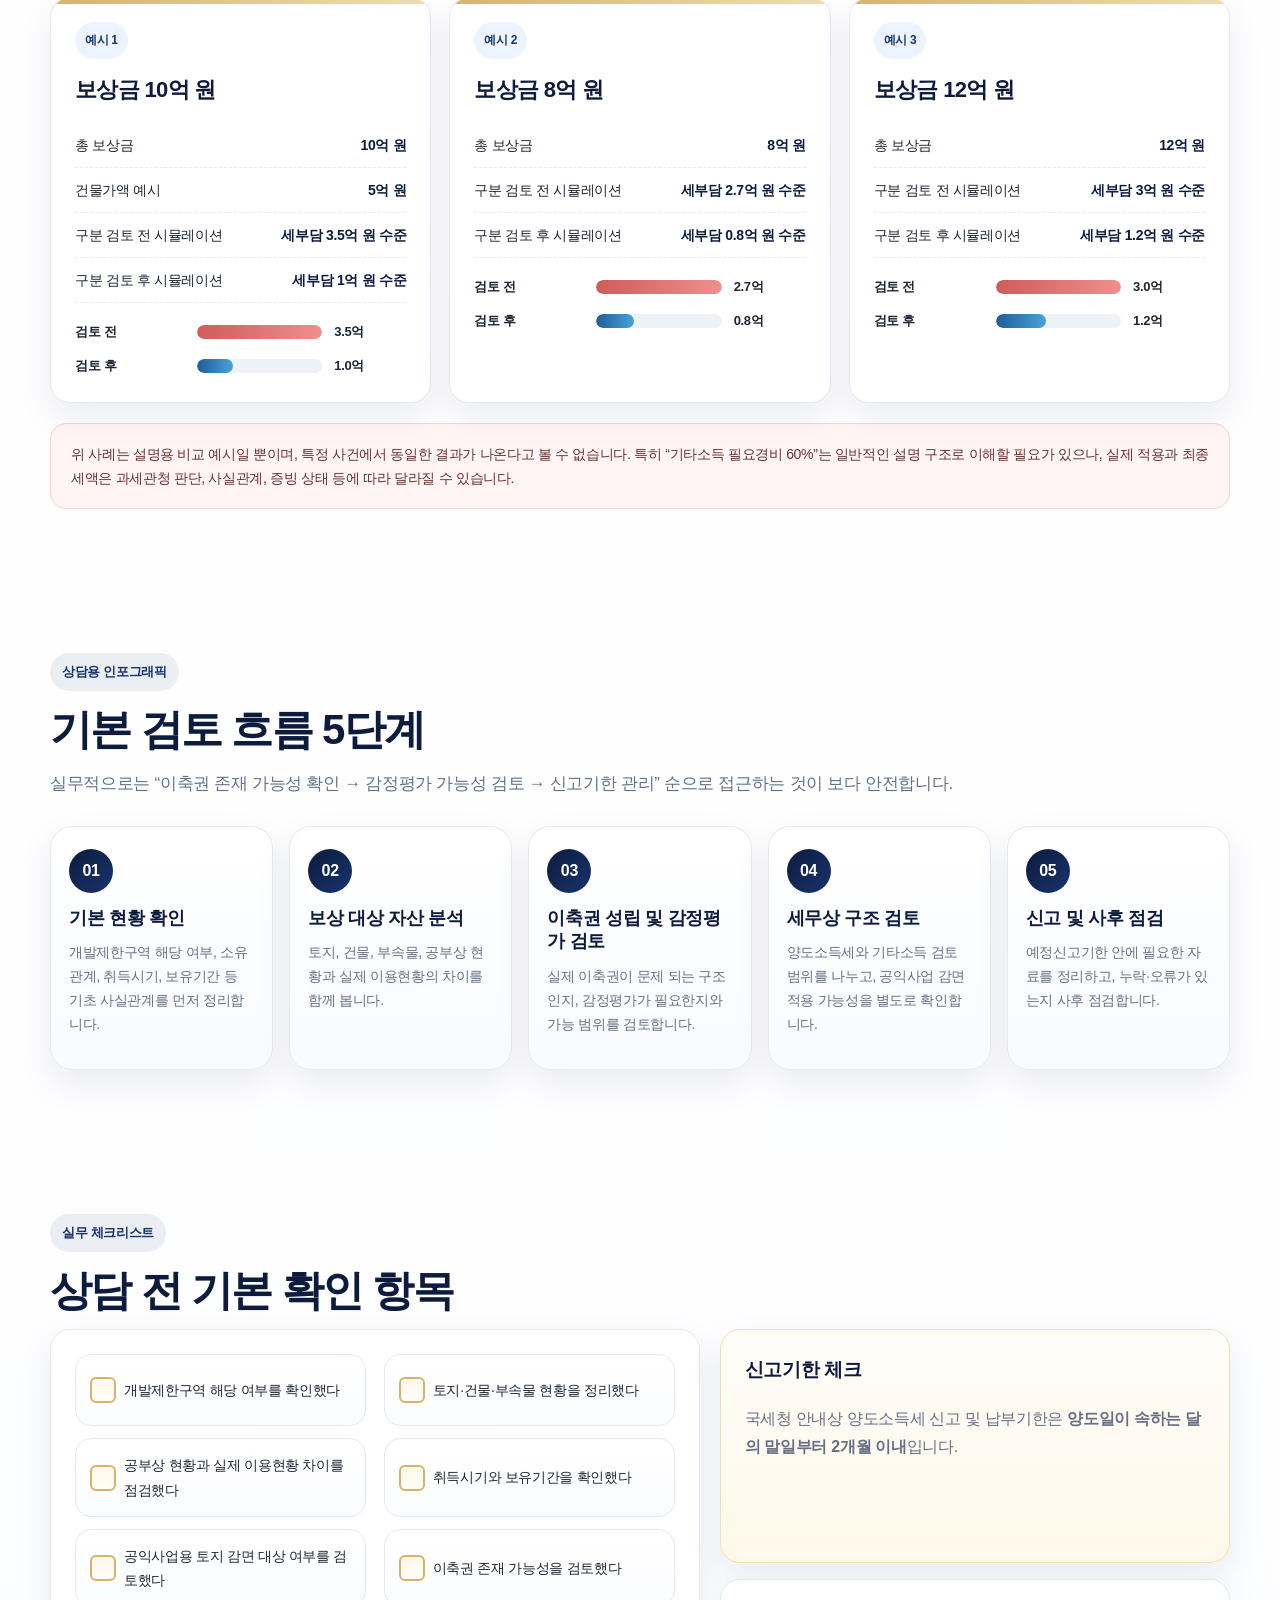
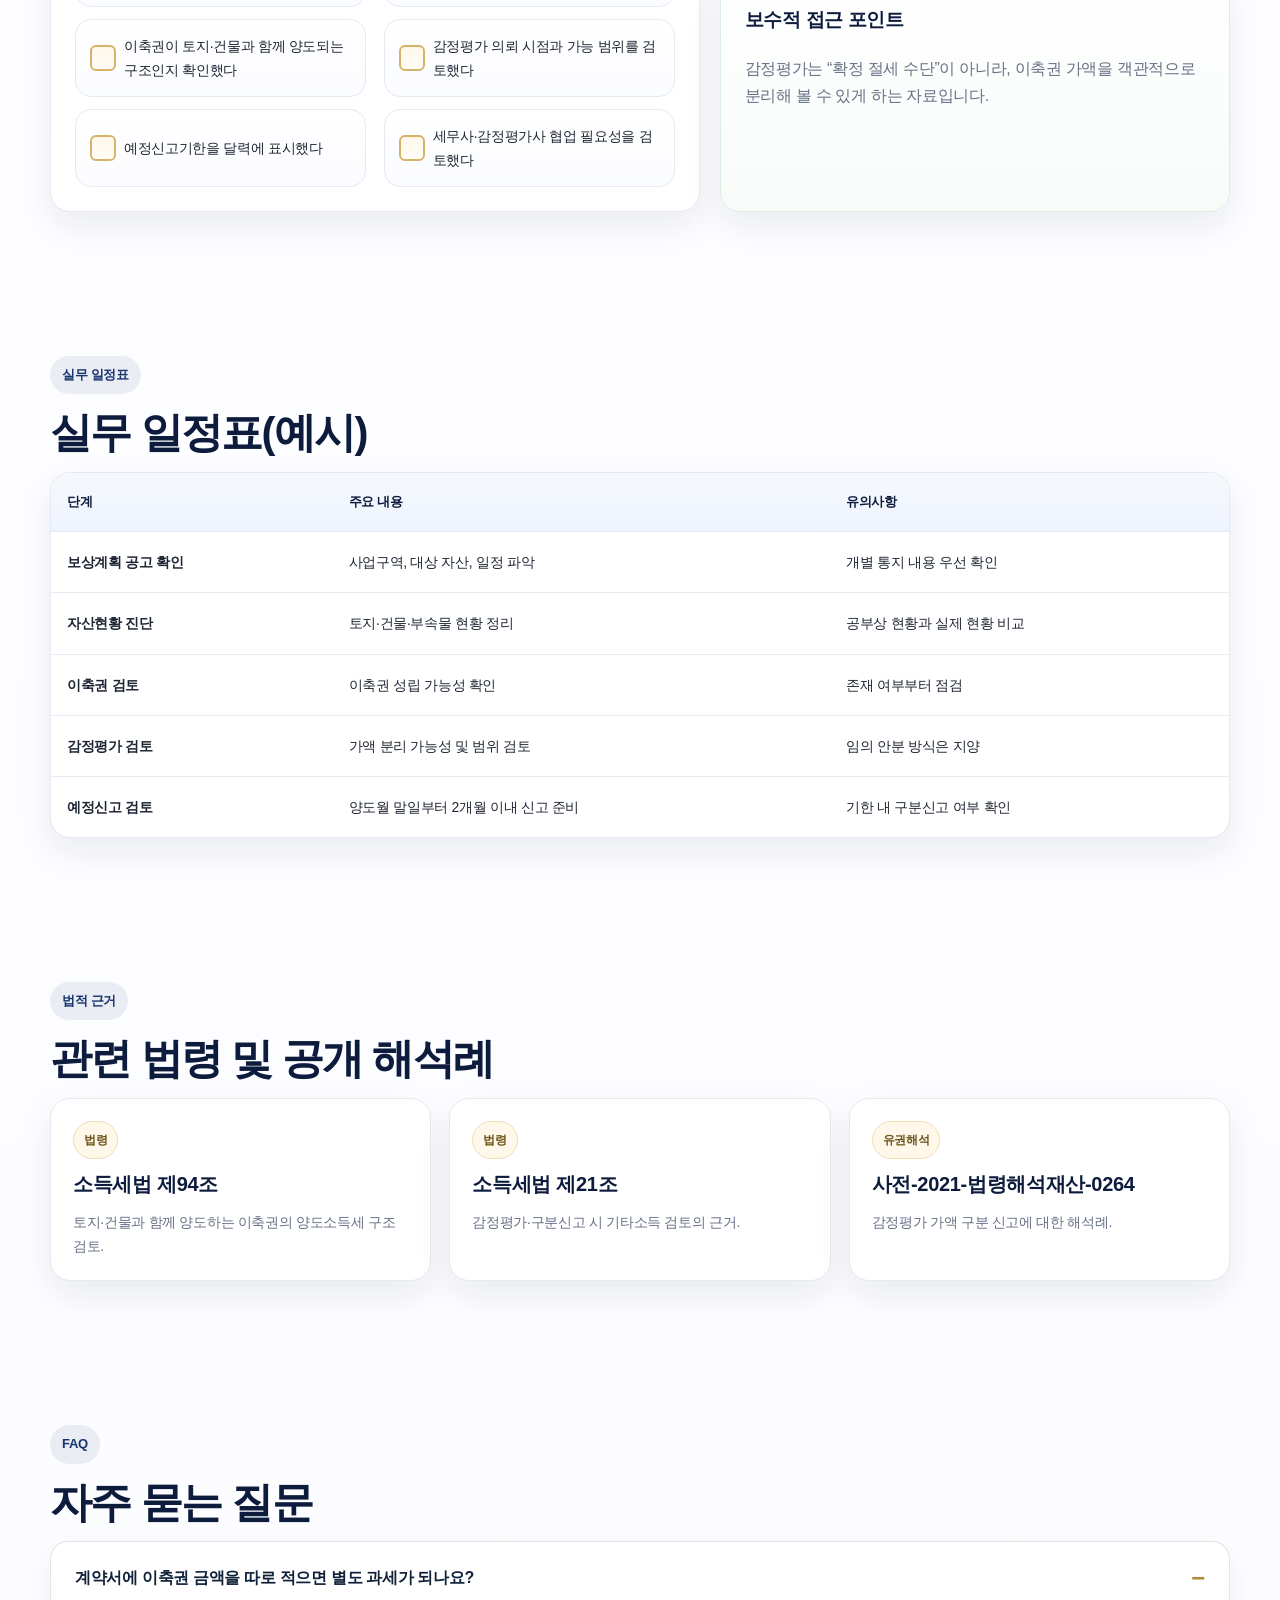
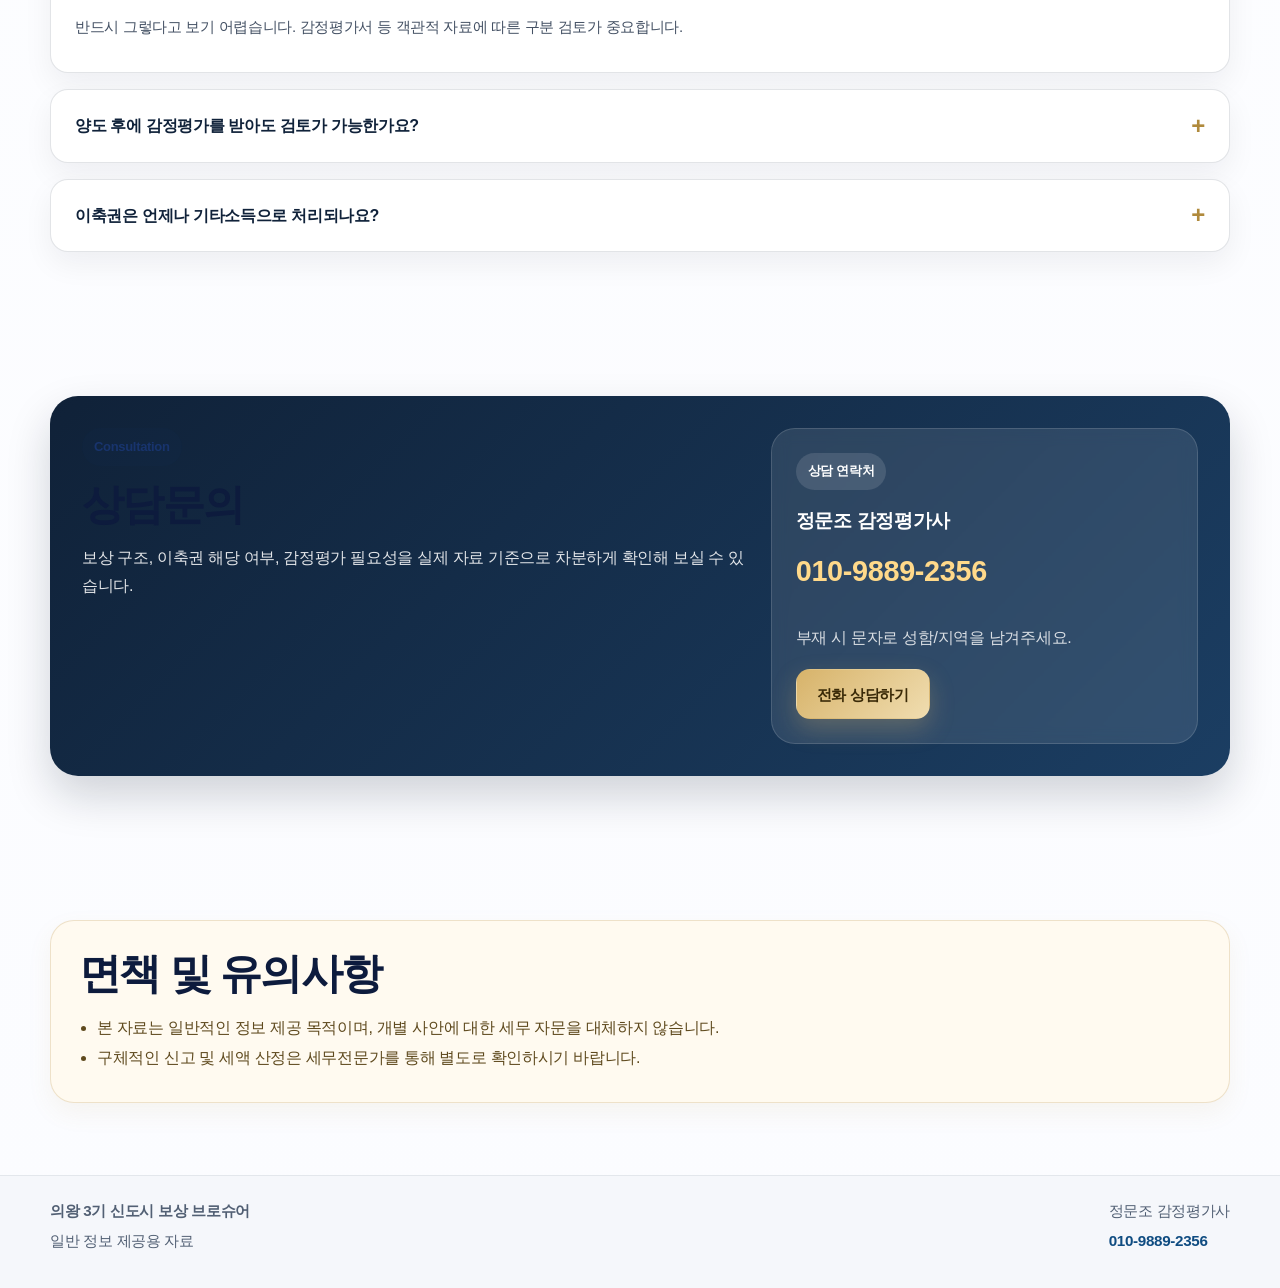
<file: pages/relocation-right.html>
<!DOCTYPE html>
<html lang="ko">
<head>
  <meta charset="UTF-8" />
  <meta name="viewport" content="width=device-width, initial-scale=1.0, maximum-scale=1.0, user-scalable=no" />
  <title>의왕 3기 신도시 보상 | 양도세와 이축권 감정평가 안내</title>
  <meta name="description" content="의왕·군포·안산 공공주택지구 보상 대상자를 위한 양도세와 이축권 감정평가 안내 브로슈어" />
  <style>
    :root {
      --navy: #0d1b3d;
      --navy-2: #18346d;
      --gold: #d7b36a;
      --gold-2: #f0ddb0;
      --text: #1f2633;
      --muted: #667085;
      --line: #e5e9f2;
      --bg: #f5f8ff;
      --white: #ffffff;
      --soft-blue: #eef4ff;
      --soft-gold: #fff8ea;
      --soft-red: #fff5f5;
      --soft-green: #f3fcf7;
      --radius-xl: 28px;
      --radius-lg: 20px;
      --radius-md: 14px;
      --radius-sm: 10px;
      --shadow: 0 14px 34px rgba(13, 27, 61, 0.08);
      --maxw: 1180px;
    }

    * { box-sizing: border-box; }
    html { 
      scroll-behavior: smooth; 
      scroll-padding-top: 85px; 
    }
    body {
      margin: 0;
      font-family: "Pretendard", "Noto Sans KR", "Apple SD Gothic Neo", "Malgun Gothic", sans-serif;
      color: var(--text);
      background: linear-gradient(180deg, #f4f7ff 0%, #ffffff 28%, #fbfcff 100%);
      line-height: 1.72;
      letter-spacing: -0.02em;
    }

    a { color: var(--navy-2); text-decoration: none; }
    a:hover { text-decoration: underline; }
    img { max-width: 100%; display: block; }

    .container {
      width: min(var(--maxw), calc(100% - 32px));
      margin: 0 auto;
    }

    .section { padding: 72px 0; }
    
    .section-title {
      margin: 0 0 14px;
      font-size: clamp(28px, 4vw, 42px);
      line-height: 1.18;
      letter-spacing: -0.04em;
      color: var(--navy);
    }

    .section-subtitle {
      margin: 0 0 28px;
      color: var(--muted);
      font-size: 17px;
    }

    .eyebrow, .section-eyebrow {
      display: inline-flex;
      align-items: center;
      gap: 8px;
      margin-bottom: 14px;
      padding: 8px 12px;
      border-radius: 999px;
      background: rgba(24, 52, 109, 0.08);
      color: var(--navy-2);
      font-size: 13px;
      font-weight: 900;
    }

    .site-header {
      position: sticky;
      top: 0;
      z-index: 40;
      background: rgba(255,255,255,0.88);
      backdrop-filter: blur(14px);
      border-bottom: 1px solid rgba(13, 27, 61, 0.08);
    }

    .site-header__inner {
      width: min(var(--maxw), calc(100% - 32px));
      margin: 0 auto;
      min-height: 72px;
      display: flex;
      justify-content: space-between;
      align-items: center;
      gap: 20px;
    }

    .brand {
      font-weight: 900;
      font-size: 18px;
      letter-spacing: -0.03em;
      color: var(--navy);
    }

    .nav { display: flex; flex-wrap: wrap; gap: 18px; }
    .nav a { font-size: 14px; font-weight: 700; color: var(--muted); }
    .nav a:hover { color: var(--navy); text-decoration: none; }

    .btn {
      display: inline-flex;
      align-items: center;
      justify-content: center;
      min-height: 50px;
      padding: 0 20px;
      border-radius: 999px;
      border: 1px solid transparent;
      font-size: 15px;
      font-weight: 900;
      text-decoration: none;
      transition: 0.2s ease;
      cursor: pointer;
    }
    .btn:hover { transform: translateY(-1px); text-decoration: none; }
    
    .btn--primary, .btn-primary {
      background: linear-gradient(135deg, var(--gold) 0%, var(--gold-2) 100%);
      color: #3a2a08;
      box-shadow: 0 10px 24px rgba(215, 179, 106, 0.28);
    }
    .btn-primary { border-radius: 14px; }
    .btn-primary:hover { filter: brightness(0.98); }
    
    .btn--ghost, .btn-ghost {
      background: rgba(255,255,255,0.08);
      border-color: rgba(255,255,255,0.18);
      color: #fff;
    }
    .btn-ghost { border-radius: 14px; }
    .btn-ghost:hover { background: rgba(255,255,255,0.08); }

    .btn-kakao {
      background: #FEE500;
      color: #191919;
      border-radius: 14px;
      box-shadow: 0 10px 24px rgba(254, 229, 0, 0.2);
    }

    /* Hero Section */
    .hero {
      position: relative;
      overflow: hidden;
      padding: 80px 0 56px;
      background: linear-gradient(135deg, #08142f 0%, #0d1b3d 45%, #213f7f 100%);
      color: #fff;
    }
    .hero::before {
      content: ""; position: absolute; right: -120px; top: -100px;
      width: 340px; height: 340px; border-radius: 50%;
      background: radial-gradient(circle, rgba(240,221,176,0.34) 0%, transparent 70%); pointer-events: none;
    }
    .hero::after {
      content: ""; position: absolute; left: -100px; bottom: -110px;
      width: 280px; height: 280px; border-radius: 50%;
      background: radial-gradient(circle, rgba(215,179,106,0.24) 0%, transparent 70%); pointer-events: none;
    }

    .hero__grid {
      position: relative; z-index: 1;
      display: grid; grid-template-columns: 1.18fr 0.82fr; gap: 28px; align-items: stretch;
    }

    .hero__badge {
      display: inline-flex; align-items: center; gap: 8px; padding: 10px 14px;
      border-radius: 999px; background: rgba(255,255,255,0.1);
      border: 1px solid rgba(255,255,255,0.16); font-size: 13px; font-weight: 900; margin-bottom: 18px;
    }

    .hero__title {
      margin: 0 0 18px; font-size: clamp(34px, 5vw, 58px);
      line-height: 1.08; letter-spacing: -0.05em;
    }
    .hero__title em { font-style: normal; color: var(--gold-2); }
    .hero__desc { margin: 0 0 24px; font-size: 18px; color: rgba(255,255,255,0.88); max-width: 760px; }

    .hero__badges { list-style: none; padding: 0; margin: 0 0 26px; display: flex; flex-wrap: wrap; gap: 10px; }
    .hero__badges li {
      padding: 10px 14px; border-radius: 999px; background: rgba(255,255,255,0.08);
      border: 1px solid rgba(255,255,255,0.16); font-size: 13px; font-weight: 800; color: #fff;
    }

    .hero__cta { display: flex; flex-wrap: wrap; gap: 12px; margin-bottom: 16px; }
    .hero__contact { font-size: 14px; color: rgba(255,255,255,0.78); }

    .glass-card {
      background: rgba(255,255,255,0.08); border: 1px solid rgba(255,255,255,0.14);
      border-radius: var(--radius-xl); padding: 24px; box-shadow: 0 16px 30px rgba(0,0,0,0.18);
    }
    .glass-card h3 { margin: 0 0 10px; font-size: 20px; color: #fff; }
    .glass-card p { margin: 0; color: rgba(255,255,255,0.84); font-size: 15px; }

    .stat-grid { display: grid; grid-template-columns: repeat(2, 1fr); gap: 12px; margin-top: 16px; }
    .stat {
      background: rgba(255,255,255,0.08); border: 1px solid rgba(255,255,255,0.14);
      border-radius: 18px; padding: 16px;
    }
    .stat__label { display: block; margin-bottom: 6px; font-size: 12px; font-weight: 800; color: rgba(255,255,255,0.68); }
    .stat__value { display: block; font-size: 22px; font-weight: 900; color: #fff; letter-spacing: -0.03em; }
    .hero__panel-note { margin-top: 16px; padding-top: 14px; border-top: 1px solid rgba(255,255,255,0.12); font-size: 13px; color: rgba(255,255,255,0.72); }

    /* Cards & Layouts */
    .card { background: #fff; border: 1px solid var(--line); border-radius: var(--radius-lg); padding: 24px; box-shadow: var(--shadow); }
    .card--soft { background: linear-gradient(180deg, #ffffff 0%, #fbfcff 100%); }
    .card--gold { background: linear-gradient(180deg, #fffdf8 0%, #fff8ea 100%); border-color: #f0dfb5; }
    .card--blue { background: linear-gradient(180deg, #ffffff 0%, #f7faff 100%); border-color: #dfe8ff; }
    .card--green { background: linear-gradient(180deg, #ffffff 0%, #f7fcf9 100%); border-color: #dbeee1; }

    .grid-2 { display: grid; grid-template-columns: repeat(2, minmax(0, 1fr)); gap: 20px; }
    .grid-3 { display: grid; grid-template-columns: repeat(3, minmax(0, 1fr)); gap: 20px; }
    .grid-4 { display: grid; grid-template-columns: repeat(4, minmax(0, 1fr)); gap: 16px; }

    .overview-card__label { font-size: 13px; font-weight: 900; color: var(--navy-2); margin-bottom: 8px; }
    .overview-card__value { font-size: 24px; line-height: 1.25; font-weight: 900; color: var(--navy); margin-bottom: 8px; letter-spacing: -0.03em; }
    .overview-card__desc { margin: 0; color: var(--muted); font-size: 14px; }

    .notice-box { margin-top: 20px; padding: 18px 20px; border-radius: 16px; background: var(--soft-blue); border: 1px solid #dbe7ff; color: #33415d; font-size: 14px; }
    .notice-box--warn { background: var(--soft-red); border-color: #f3d5d5; color: #6b2f2f; }
    .notice-box--safe { background: var(--soft-green); border-color: #d9efdf; color: #2b5a3b; }

    .message-banner { background: linear-gradient(135deg, var(--navy) 0%, var(--navy-2) 100%); border-radius: var(--radius-xl); padding: 34px; color: #fff; box-shadow: var(--shadow); }
    .message-banner h2 { margin: 0 0 14px; font-size: clamp(26px, 4vw, 40px); line-height: 1.2; letter-spacing: -0.04em; }
    .message-banner p { margin: 0; font-size: 17px; color: rgba(255,255,255,0.88); }
    .source-link { white-space: nowrap; font-size: 0.95em; }

    /* Tables */
    .table-wrap { overflow-x: auto; background: #fff; border: 1px solid var(--line); border-radius: var(--radius-lg); box-shadow: var(--shadow); }
    .data-table { width: 100%; min-width: 900px; border-collapse: collapse; }
    .data-table th, .data-table td { padding: 18px 16px; border-bottom: 1px solid var(--line); vertical-align: top; text-align: left; font-size: 14px; }
    .data-table th { background: linear-gradient(180deg, #f6f8fc 0%, #eef4ff 100%); color: var(--navy); font-size: 13px; font-weight: 900; }
    .data-table tr:last-child td { border-bottom: 0; }

    .summary-note { margin-top: 16px; padding: 16px 18px; border-radius: 14px; background: var(--soft-blue); border: 1px solid #dfe8ff; font-size: 14px; color: #354460; }

    /* Examples & Bars */
    .example-grid { display: grid; grid-template-columns: repeat(3, minmax(0, 1fr)); gap: 18px; }
    .example-card { position: relative; overflow: hidden; padding: 24px; border-radius: var(--radius-lg); background: #fff; border: 1px solid var(--line); box-shadow: var(--shadow); }
    .example-card::before { content: ""; position: absolute; inset: 0 0 auto 0; height: 6px; background: linear-gradient(90deg, var(--gold), var(--gold-2)); }
    .example-meta { display: inline-block; padding: 8px 10px; border-radius: 999px; background: var(--soft-blue); color: var(--navy-2); font-size: 12px; font-weight: 900; }
    .example-card__title { margin: 12px 0 14px; font-size: 22px; font-weight: 900; color: var(--navy); letter-spacing: -0.03em; }
    
    .metric { display: flex; justify-content: space-between; gap: 10px; padding: 10px 0; border-bottom: 1px dashed var(--line); font-size: 14px; }
    .metric:last-child { border-bottom: 0; }
    .metric b { color: var(--navy); }

    .compare-bars { display: grid; gap: 12px; margin-top: 18px; }
    .bar-row { display: grid; grid-template-columns: 110px 1fr 72px; gap: 12px; align-items: center; font-size: 13px; font-weight: 900; }
    .bar-track { height: 14px; background: #eef2f7; border-radius: 999px; overflow: hidden; }
    .bar-fill { height: 100%; border-radius: inherit; }
    .bar-fill--before { background: linear-gradient(90deg, #d15b5b 0%, #ef8f8f 100%); }
    .bar-fill--after { background: linear-gradient(90deg, #1f5e98 0%, #48a2da 100%); }

    /* Flow & Checklist */
    .flow { display: grid; grid-template-columns: repeat(5, minmax(0, 1fr)); gap: 16px; counter-reset: step; }
    .flow-step { border: 1px solid var(--line); border-radius: 22px; background: linear-gradient(180deg, #ffffff 0%, #f9fbff 100%); box-shadow: var(--shadow); padding: 22px 18px; min-height: 230px; }
    .flow-step::before {
      counter-increment: step; content: "0" counter(step); display: inline-flex; align-items: center; justify-content: center;
      width: 44px; height: 44px; border-radius: 50%; background: linear-gradient(135deg, var(--navy) 0%, var(--navy-2) 100%); color: #fff; font-weight: 900; margin-bottom: 14px;
    }
    .flow-step h3 { margin: 0 0 10px; font-size: 18px; line-height: 1.3; color: var(--navy); }
    .flow-step p { margin: 0 0 10px; font-size: 14px; color: var(--muted); }
    .flow-step ul { margin: 0; padding-left: 18px; font-size: 13px; color: #46526a; }

    .checklist-wrap { display: grid; grid-template-columns: 1.12fr 0.88fr; gap: 20px; }
    .checklist { background: #fff; border: 1px solid var(--line); border-radius: var(--radius-lg); padding: 24px; box-shadow: var(--shadow); }
    .checklist ul { list-style: none; padding: 0; margin: 0; display: grid; grid-template-columns: repeat(2, minmax(0, 1fr)); gap: 12px 18px; }
    .checklist li {
      position: relative; padding: 14px 14px 14px 48px; min-height: 72px; display: flex; align-items: center;
      border: 1px solid var(--line); border-radius: 16px; background: linear-gradient(180deg, #ffffff 0%, #fbfcff 100%); font-size: 14px;
    }
    .checklist li::before {
      content: ""; position: absolute; left: 14px; top: 50%; transform: translateY(-50%); width: 22px; height: 22px;
      border-radius: 6px; border: 2px solid var(--gold); background: linear-gradient(180deg, #fff8ea 0%, #fffdf7 100%);
    }
    .checklist-side { display: grid; gap: 16px; }

    /* Legal & FAQ */
    .legal-grid { display: grid; grid-template-columns: repeat(3, minmax(0, 1fr)); gap: 18px; }
    .legal-card { background: #fff; border: 1px solid var(--line); border-radius: var(--radius-lg); padding: 22px; box-shadow: var(--shadow); display: flex; flex-direction: column; gap: 12px; }
    .legal-card__tag {
      align-self: flex-start; display: inline-flex; padding: 8px 10px; border-radius: 999px;
      background: var(--soft-gold); border: 1px solid #f0dfb2; color: #6d5419; font-size: 12px; font-weight: 900;
    }
    .legal-card h3 { margin: 0; font-size: 20px; line-height: 1.35; color: var(--navy); }
    .legal-card p { margin: 0; color: var(--muted); font-size: 14px; }

    .faq-list { display: grid; gap: 16px; }
    .faq-item {
      border: 1px solid rgba(18, 38, 63, 0.12); border-radius: 18px; background: #ffffff;
      box-shadow: 0 12px 30px rgba(16, 24, 40, 0.06); overflow: hidden;
    }
    .faq-question {
      cursor: pointer; list-style: none; padding: 22px 24px; font-weight: 800; color: #10223a; position: relative;
    }
    .faq-question::-webkit-details-marker { display: none; }
    .faq-question::after {
      content: "+"; position: absolute; right: 24px; top: 50%; transform: translateY(-50%);
      font-size: 24px; line-height: 1; color: #b08a3c;
    }
    .faq-item[open] .faq-question::after { content: "−"; }
    .faq-answer { padding: 0 24px 22px; color: #445164; line-height: 1.75; font-size: 15px; }
    .faq-answer p { margin: 0 0 10px; }
    .faq-source { font-size: 0.95rem; }
    .faq-source a { color: #0f4c81; text-decoration: none; border-bottom: 1px solid rgba(15, 76, 129, 0.25); }

    /* CTA & Sources & Disclaimer */
    .cta-block { background: linear-gradient(135deg, #0d1b3d 0%, #18346d 100%); color: #fff; border-radius: 28px; padding: 38px; box-shadow: var(--shadow); }
    .cta-box {
      display: grid; grid-template-columns: 1.4fr 0.9fr; gap: 24px; align-items: stretch; padding: 32px; border-radius: 28px;
      background: linear-gradient(135deg, rgba(11, 29, 52, 0.98), rgba(18, 54, 92, 0.96)); color: #ffffff; box-shadow: 0 20px 44px rgba(9, 20, 37, 0.18);
    }
    .cta-desc { color: rgba(255, 255, 255, 0.88); line-height: 1.75; margin: 8px 0 18px; }
    .cta-points { margin: 0; padding-left: 18px; color: rgba(255, 255, 255, 0.9); line-height: 1.8; }
    .cta-card { background: rgba(255, 255, 255, 0.1); border: 1px solid rgba(255, 255, 255, 0.14); border-radius: 24px; padding: 24px; backdrop-filter: blur(8px); }
    .cta-card-label { display: inline-block; padding: 7px 12px; border-radius: 999px; background: rgba(255, 255, 255, 0.12); font-size: 0.82rem; font-weight: 700; margin-bottom: 14px; }
    .cta-name { font-size: 1.2rem; font-weight: 800; margin-bottom: 10px; }
    .cta-phone { display: inline-block; font-size: 1.8rem; font-weight: 900; color: #ffd98a; text-decoration: none; margin-bottom: 12px; }
    .cta-note { color: rgba(255, 255, 255, 0.82); line-height: 1.7; margin-bottom: 18px; }
    .cta-actions { display: flex; gap: 12px; flex-wrap: wrap; }

    .source-list { display: grid; grid-template-columns: repeat(2, minmax(0, 1fr)); gap: 16px; }
    .source-item { display: block; padding: 20px 22px; border-radius: 18px; background: #ffffff; border: 1px solid rgba(18, 38, 63, 0.1); box-shadow: 0 12px 28px rgba(15, 23, 42, 0.05); text-decoration: none; color: inherit; }
    .source-item strong { display: block; font-size: 1rem; color: #10223a; margin-bottom: 8px; }
    .source-item span { display: block; color: #526074; line-height: 1.65; word-break: keep-all; }

    .disclaimer-box { padding: 28px; border-radius: 24px; background: #fffaf0; border: 1px solid rgba(176, 138, 60, 0.22); box-shadow: 0 10px 24px rgba(176, 138, 60, 0.08); }
    .disclaimer-list { margin: 0; padding-left: 18px; color: #5f4a1e; line-height: 1.9; }

    .site-footer { border-top: 1px solid rgba(18, 38, 63, 0.08); background: #f5f7fb; }
    .footer-inner { display: flex; justify-content: space-between; align-items: center; gap: 16px; padding: 22px 0 34px; color: #526074; font-size: 0.95rem; }
    .footer-brand, .footer-contact { display: flex; flex-direction: column; gap: 4px; }
    .footer-contact a { color: #0f4c81; text-decoration: none; font-weight: 700; }

    /* 모바일 하단 고정바 (기본 숨김) */
    .mobile-bottom-bar { display: none; }

    /* 모바일(스마트폰) 최적화 반응형 쿼리 */
    @media (max-width: 1120px) {
      .hero__grid, .checklist-wrap, .legal-grid, .example-grid, .grid-3 { grid-template-columns: 1fr; }
      .flow { grid-template-columns: repeat(2, minmax(0, 1fr)); }
      .grid-4 { grid-template-columns: repeat(2, minmax(0, 1fr)); }
    }

    @media (max-width: 980px) {
      .cta-box, .source-list { grid-template-columns: 1fr; }
      .footer-inner { flex-direction: column; align-items: flex-start; }
    }

    @media (max-width: 820px) {
      .hero__grid, .grid-2, .grid-4, .flow, .checklist ul { grid-template-columns: 1fr; }
      .bar-row { grid-template-columns: 90px 1fr 60px; }
      .checklist li { min-height: auto; }
      .flow-step { min-height: auto; }
    }

    /* 📱 본격적인 스마트폰 화면 크기 (768px 이하) */
    @media (max-width: 768px) {
      /* 하단 고정바 여백 확보 */
      body { padding-bottom: 64px; }

      /* 섹션 여백 축소 */
      .section { padding: 40px 0; }
      .hero { padding: 40px 0 32px; }

      /* 글자 크기 모바일 맞춤 축소 */
      .hero__title { font-size: 28px; }
      .section-title { font-size: 24px; }

      /* 네비게이션 가로 스와이프 모드 */
      .site-header__inner { 
        flex-direction: column; align-items: stretch; padding: 12px 0 0; gap: 0;
      }
      .brand { padding: 0 16px 12px; }
      .nav { 
        padding: 0 16px 12px; 
        flex-wrap: nowrap; 
        overflow-x: auto; 
        -webkit-overflow-scrolling: touch; /* 부드러운 스크롤 */
        scrollbar-width: none; /* 파이어폭스 스크롤바 숨김 */
        gap: 24px;
      }
      .nav::-webkit-scrollbar { display: none; /* 크롬/사파리 스크롤바 숨김 */ }
      .nav a { flex: 0 0 auto; white-space: nowrap; }

      /* 컨테이너 좌우 여백 */
      .faq-question, .faq-answer, .source-item, .cta-box, .cta-card, .disclaimer-box { 
        padding-left: 20px; padding-right: 20px; 
      }
      .cta-box { padding: 24px; }
      .cta-phone { font-size: 1.45rem; }
      .cta-actions { flex-direction: column; }
      .btn { width: 100%; }

      /* 모바일 전용 하단 고정 상담바 표시 */
      .mobile-bottom-bar {
        display: flex;
        position: fixed;
        bottom: 0; left: 0;
        width: 100%;
        height: 64px;
        background: #fff;
        box-shadow: 0 -4px 16px rgba(0, 0, 0, 0.1);
        z-index: 999;
      }
      .mobile-bottom-bar a {
        flex: 1; display: flex; align-items: center; justify-content: center;
        font-size: 16px; font-weight: 800; text-decoration: none;
      }
      .mobile-bottom-bar .call { background: var(--navy); color: #fff; }
      .mobile-bottom-bar .kakao { background: #FEE500; color: #191919; }
    }

    @media print {
      @page { size: A4; margin: 14mm 12mm 16mm; }
      html, body { background: #fff !important; }
      body { font-size: 11pt; color: #111 !important; -webkit-print-color-adjust: exact; print-color-adjust: exact; }
      .site-header, .btn, .mobile-bottom-bar { display: none !important; }
      .section { padding: 10mm 0 8mm; }
      .hero { padding: 14mm 0 10mm !important; background: linear-gradient(135deg, #0d1b3d 0%, #1a315f 100%) !important; }
      .hero__grid, .grid-2, .grid-3, .grid-4, .checklist-wrap, .legal-grid, .example-grid { display: block !important; }
      .card, .glass-card, .message-banner, .example-card, .legal-card, .faq-item, .cta-block, .table-wrap, .checklist { box-shadow: none !important; }
      .overview-card, .example-card, .legal-card, .faq-item, .flow-step, .card, .checklist, .glass-card { margin-bottom: 10px; }
      .flow { display: block !important; }
      .flow-step { margin-bottom: 10px; }
      .section-faq, .section-cta, .section-sources, .section-disclaimer { break-inside: avoid; page-break-inside: avoid; }
      .cta-box { color: #10223a !important; background: #f4f6fa !important; border: 1px solid #d8deea; }
      .cta-desc, .cta-points, .cta-note { color: #334155 !important; }
      a[href]::after { content: ""; }
    }
  </style>
</head>
<body>
  <header class="site-header">
    <div class="site-header__inner">
      <div class="brand">의왕 3기 신도시 보상 브로슈어</div>
      <nav class="nav" aria-label="섹션 이동">
        <a href="#overview">사업개요</a>
        <a href="#compare">비교표</a>
        <a href="#examples">예시</a>
        <a href="#infographic">인포그래픽</a>
        <a href="#checklist">체크리스트</a>
        <a href="#timeline">일정표</a>
        <a href="#legal">법적근거</a>
        <a href="#faq">FAQ</a>
        <a href="#contact">상담문의</a>
      </nav>
    </div>
  </header>

  <main>
    <section class="hero section" id="top">
      <div class="container hero__grid">
        <div class="hero__content">
          <div class="hero__badge">공익사업 보상 · 양도세 검토 · 이축권 감정평가</div>
          <h1 class="hero__title">
            의왕 3기 신도시 보상,<br />
            <em>양도세와 이축권 감정평가</em>를<br />
            신중하게 검토해야 합니다
          </h1>
          <p class="hero__desc">
            보상은 단순히 금액만의 문제가 아닙니다. 토지·건물과 함께 인정되는 이축권이 있는지,
            그 가액을 적법하게 구분할 수 있는지, 예정신고기한 안에 어떤 방식으로 신고할 수 있는지에 따라
            세무상 취급이 달라질 수 있습니다. 이 자료는 의왕·군포·안산 공공주택지구 보상 대상자를 위해
            관련 법령과 공개 해석례를 바탕으로 기본 구조를 정리한 안내용 브로슈어입니다.
            <a class="source-link" href="https://www.uiwang.go.kr/MEDIA/mayor/down/elected08-1/perform/1-8.pdf" target="_blank" rel="noopener">[의왕시 자료]</a>
            <a class="source-link" href="https://www.xn--3-3u6ey6lv7rsa.kr/kor/CMS/Contents/Contents.do?mCode=MN181" target="_blank" rel="noopener">[3기 신도시 공식 개요]</a>
          </p>

          <ul class="hero__badges">
            <li>공익사업 보상 안내</li>
            <li>양도소득세 검토</li>
            <li>이축권 감정평가 검토</li>
            <li>예정신고 체크포인트</li>
            <li>상담용 체크리스트 포함</li>
          </ul>

          <div class="hero__cta">
            <a class="btn btn--primary" href="tel:01098892356">전화 상담 연결</a>
            <a class="btn btn--ghost" href="#compare">핵심 비교표 보기</a>
          </div>

          <div class="hero__contact">
            정문조 감정평가사 · 010-9889-2356<br />
            보상 전, 계약 전, 신고 전 사실관계 확인이 중요합니다.
          </div>
        </div>

        <div class="hero__panel">
          <div class="glass-card no-break">
            <h3>핵심 요약</h3>
            <p>
              토지 또는 건물과 함께 양도하는 이축권은 원칙적으로 양도소득세 신고대상으로 안내됩니다.
              다만 감정평가법인 등이 감정한 가액을 구분 신고하는 경우,
              이축권 부분은 양도소득세 신고대상에서 제외되어 기타소득으로 검토될 수 있습니다.
              다만 실제 적용 여부는 거래 구조와 신고 내용에 따라 달라질 수 있습니다.
            </p>
          </div>

          <div class="stat-grid no-break">
            <div class="stat">
              <span class="stat__label">사업 면적</span>
              <span class="stat__value">약 586만㎡</span>
            </div>
            <div class="stat">
              <span class="stat__label">공급 규모</span>
              <span class="stat__value">약 4.1만 호</span>
            </div>
            <div class="stat">
              <span class="stat__label">사업 기간</span>
              <span class="stat__value">2022~2031</span>
            </div>
            <div class="stat">
              <span class="stat__label">상담 연락처</span>
              <span class="stat__value">010-9889-2356</span>
            </div>
          </div>

          <div class="hero__panel-note">
            본 자료는 일반적 정보 제공을 위한 안내문이며, 개별 세무·법률 자문을 대체하지 않습니다.
          </div>
        </div>
      </div>
    </section>

    <section class="section" id="overview">
      <div class="container">
        <div class="eyebrow">사업 개요</div>
        <h2 class="section-title">의왕·군포·안산 공공주택지구 개요</h2>
        <p class="section-subtitle">
          의왕·군포·안산 공공주택지구는 대규모 공공주택 공급 사업으로,
          보상 대상자에게는 토지·건물·부속물 보상과 함께 개발제한구역 내 주택 철거에 수반되는
          이축권 문제가 실무적으로 쟁점이 될 수 있습니다.
        </p>

        <div class="grid-4">
          <article class="card">
            <div class="overview-card__label">위치</div>
            <div class="overview-card__value">의왕 · 군포 · 안산</div>
            <p class="overview-card__desc">의왕(초평·월암·삼동), 군포(도마교·부곡·대야동), 안산(건건·사사동)</p>
          </article>
          <article class="card">
            <div class="overview-card__label">면적</div>
            <div class="overview-card__value">약 586만㎡</div>
            <p class="overview-card__desc">광역 단위 공공주택지구 규모</p>
          </article>
          <article class="card">
            <div class="overview-card__label">공급 규모</div>
            <div class="overview-card__value">약 4.1만 호</div>
            <p class="overview-card__desc">장기 공급 계획 포함</p>
          </article>
          <article class="card">
            <div class="overview-card__label">시행 구조</div>
            <div class="overview-card__value">LH 중심 추진</div>
            <p class="overview-card__desc">세부 보상 일정은 개별 공고·통지 확인 필요</p>
          </article>
        </div>

        <div class="notice-box">
          보상 절차와 일정은 향후 개별 공고 및 개별 통지에 따라 달라질 수 있습니다.
          본 문서의 일정표와 사례는 일반적인 이해를 돕기 위한 예시이며,
          실제 보상 범위와 일정은 반드시 공식 통지자료로 확인하시기 바랍니다.
        </div>
      </div>
    </section>

    <section class="section" id="message">
      <div class="container">
        <div class="message-banner no-break">
          <h2>핵심은 “감정평가가 세금을 자동으로 줄여주는 것”이 아니라<br />“이축권 가액을 적법하게 구분해 볼 수 있게 하는 객관적 자료”라는 점입니다</h2>
          <p>
            토지 또는 건물과 함께 양도하는 이축권은 원칙적으로 양도소득세 체계에서 검토됩니다.
            다만 감정평가법인 등이 감정한 가액을 구분 신고하는 경우,
            이축권 부분은 양도소득세 신고대상에서 제외되어 기타소득으로 처리될 수 있다는 해석이 제시되어 있습니다.
            계약서에 금액만 나눠 적는 방식의 임의 안분은 인정되기 어렵고,
            양도 후라도 예정신고기한 내 감정평가와 구분신고가 가능한지 검토하는 것이 실무상 중요합니다.
          </p>
        </div>
      </div>
    </section>

    <section class="section" id="compare">
      <div class="container">
        <div class="eyebrow">핵심 비교표</div>
        <h2 class="section-title">양도세와 이축권 감정평가, 무엇이 어떻게 달라질 수 있나</h2>
        <p class="section-subtitle">
          아래 표는 일반적인 법령 구조와 공개 해석례를 기준으로 정리한 것입니다.
          개별 사건의 적용 여부는 실제 거래 구조와 신고 내용에 따라 달라질 수 있습니다.
        </p>

        <div class="table-wrap no-break">
          <table class="data-table" aria-label="양도세와 이축권 감정평가 비교표">
            <thead>
              <tr>
                <th>구분</th>
                <th>법적 근거</th>
                <th>과세상 검토 포인트</th>
                <th>구분 검토 조건</th>
                <th>실무상 자주 있는 오해</th>
              </tr>
            </thead>
            <tbody>
              <tr>
                <td><strong>감정평가 없이 토지·건물+이축권 양도</strong></td>
                <td>소득세법 제94조</td>
                <td>원칙적으로 양도소득세 신고대상으로 안내됨</td>
                <td>별도 분리 없이 전체 구조로 검토</td>
                <td>“계약서에 이축권 금액만 쓰면 충분하다”</td>
              </tr>
              <tr>
                <td><strong>감정평가 + 구분신고가 있는 경우</strong></td>
                <td>소득세법 제94조, 제21조</td>
                <td>이축권 부분의 기타소득 검토 가능성</td>
                <td>감정평가법인 등의 평가 + 신고기한 내 구분신고</td>
                <td>“감정평가만 받으면 결과가 확정된다”</td>
              </tr>
              <tr>
                <td><strong>이축권만 별도 양도</strong></td>
                <td>소득세법 제21조 제1항 제7호</td>
                <td>사실관계에 따라 기타소득 검토</td>
                <td>실제 분리된 거래 구조 필요</td>
                <td>“형식만 분리하면 별도 양도다”</td>
              </tr>
              <tr>
                <td><strong>계약서상 임의 안분</strong></td>
                <td>국세청 안내</td>
                <td>객관적 감정가액 없이 임의 분리는 인정되기 어려움</td>
                <td>감정평가법인 등의 평가 필요</td>
                <td>“당사자 합의면 세무상도 그대로 인정된다”</td>
              </tr>
              <tr>
                <td><strong>양도 후 감정평가서 작성</strong></td>
                <td>사전-2023-법규재산-0725</td>
                <td>신고기한 내라면 별도 평가로 인정될 수 있다는 해석</td>
                <td>양도월 말일부터 2개월 이내 구분신고 검토</td>
                <td>“양도 전에 못 했으면 무조건 불가능하다”</td>
              </tr>
              <tr>
                <td><strong>공익사업용 토지 감면과의 관계</strong></td>
                <td>조세특례제한법 제77조</td>
                <td>양도소득세 부분의 감면 규정으로 검토 필요</td>
                <td>취득시기·양도시기·보상방식 등 요건 검토</td>
                <td>“이축권 기타소득에도 동일하게 적용된다”</td>
              </tr>
            </tbody>
          </table>
        </div>
      </div>
    </section>

    <section class="section" id="examples">
      <div class="container">
        <div class="eyebrow">설명용 시뮬레이션</div>
        <h2 class="section-title">감정평가·구분신고 전/후 설명용 비교 예시</h2>
        <p class="section-subtitle">
          아래 금액은 상담 이해를 돕기 위한 <strong>설명용 시뮬레이션</strong>입니다.
          확정 세액이 아니며, 취득가액·보유기간·주택 수·공제·감면·필요경비 인정 범위에 따라 실제 결과는 달라질 수 있습니다.
        </p>

        <div class="example-grid">
          <article class="example-card no-break">
            <span class="example-meta">예시 1</span>
            <h3 class="example-card__title">보상금 10억 원</h3>
            <div class="metric"><span>총 보상금</span><b>10억 원</b></div>
            <div class="metric"><span>건물가액 예시</span><b>5억 원</b></div>
            <div class="metric"><span>구분 검토 전 시뮬레이션</span><b>세부담 3.5억 원 수준</b></div>
            <div class="metric"><span>구분 검토 후 시뮬레이션</span><b>세부담 1억 원 수준</b></div>
            
            <div class="compare-bars">
              <div class="bar-row">
                <span>검토 전</span>
                <div class="bar-track"><div class="bar-fill bar-fill--before" style="width:100%;"></div></div>
                <span>3.5억</span>
              </div>
              <div class="bar-row">
                <span>검토 후</span>
                <div class="bar-track"><div class="bar-fill bar-fill--after" style="width:29%;"></div></div>
                <span>1.0억</span>
              </div>
            </div>
          </article>

          <article class="example-card no-break">
            <span class="example-meta">예시 2</span>
            <h3 class="example-card__title">보상금 8억 원</h3>
            <div class="metric"><span>총 보상금</span><b>8억 원</b></div>
            <div class="metric"><span>구분 검토 전 시뮬레이션</span><b>세부담 2.7억 원 수준</b></div>
            <div class="metric"><span>구분 검토 후 시뮬레이션</span><b>세부담 0.8억 원 수준</b></div>
            
            <div class="compare-bars">
              <div class="bar-row">
                <span>검토 전</span>
                <div class="bar-track"><div class="bar-fill bar-fill--before" style="width:100%;"></div></div>
                <span>2.7억</span>
              </div>
              <div class="bar-row">
                <span>검토 후</span>
                <div class="bar-track"><div class="bar-fill bar-fill--after" style="width:30%;"></div></div>
                <span>0.8억</span>
              </div>
            </div>
          </article>

          <article class="example-card no-break">
            <span class="example-meta">예시 3</span>
            <h3 class="example-card__title">보상금 12억 원</h3>
            <div class="metric"><span>총 보상금</span><b>12억 원</b></div>
            <div class="metric"><span>구분 검토 전 시뮬레이션</span><b>세부담 3억 원 수준</b></div>
            <div class="metric"><span>구분 검토 후 시뮬레이션</span><b>세부담 1.2억 원 수준</b></div>
            
            <div class="compare-bars">
              <div class="bar-row">
                <span>검토 전</span>
                <div class="bar-track"><div class="bar-fill bar-fill--before" style="width:100%;"></div></div>
                <span>3.0억</span>
              </div>
              <div class="bar-row">
                <span>검토 후</span>
                <div class="bar-track"><div class="bar-fill bar-fill--after" style="width:40%;"></div></div>
                <span>1.2억</span>
              </div>
            </div>
          </article>
        </div>

        <div class="notice-box notice-box--warn">
          위 사례는 설명용 비교 예시일 뿐이며, 특정 사건에서 동일한 결과가 나온다고 볼 수 없습니다.
          특히 “기타소득 필요경비 60%”는 일반적인 설명 구조로 이해할 필요가 있으나,
          실제 적용과 최종 세액은 과세관청 판단, 사실관계, 증빙 상태 등에 따라 달라질 수 있습니다.
        </div>
      </div>
    </section>

    <section class="section" id="infographic">
      <div class="container">
        <div class="eyebrow">상담용 인포그래픽</div>
        <h2 class="section-title">기본 검토 흐름 5단계</h2>
        <p class="section-subtitle">
          실무적으로는 “이축권 존재 가능성 확인 → 감정평가 가능성 검토 → 신고기한 관리” 순으로 접근하는 것이 보다 안전합니다.
        </p>

        <div class="flow">
          <article class="flow-step no-break">
            <h3>기본 현황 확인</h3>
            <p>개발제한구역 해당 여부, 소유관계, 취득시기, 보유기간 등 기초 사실관계를 먼저 정리합니다.</p>
          </article>
          <article class="flow-step no-break">
            <h3>보상 대상 자산 분석</h3>
            <p>토지, 건물, 부속물, 공부상 현황과 실제 이용현황의 차이를 함께 봅니다.</p>
          </article>
          <article class="flow-step no-break">
            <h3>이축권 성립 및 감정평가 검토</h3>
            <p>실제 이축권이 문제 되는 구조인지, 감정평가가 필요한지와 가능 범위를 검토합니다.</p>
          </article>
          <article class="flow-step no-break">
            <h3>세무상 구조 검토</h3>
            <p>양도소득세와 기타소득 검토 범위를 나누고, 공익사업 감면 적용 가능성을 별도로 확인합니다.</p>
          </article>
          <article class="flow-step no-break">
            <h3>신고 및 사후 점검</h3>
            <p>예정신고기한 안에 필요한 자료를 정리하고, 누락·오류가 있는지 사후 점검합니다.</p>
          </article>
        </div>
      </div>
    </section>

    <section class="section" id="checklist">
      <div class="container">
        <div class="eyebrow">실무 체크리스트</div>
        <h2 class="section-title">상담 전 기본 확인 항목</h2>

        <div class="checklist-wrap">
          <div class="checklist no-break">
            <ul>
              <li>개발제한구역 해당 여부를 확인했다</li>
              <li>토지·건물·부속물 현황을 정리했다</li>
              <li>공부상 현황과 실제 이용현황 차이를 점검했다</li>
              <li>취득시기와 보유기간을 확인했다</li>
              <li>공익사업용 토지 감면 대상 여부를 검토했다</li>
              <li>이축권 존재 가능성을 검토했다</li>
              <li>이축권이 토지·건물과 함께 양도되는 구조인지 확인했다</li>
              <li>감정평가 의뢰 시점과 가능 범위를 검토했다</li>
              <li>예정신고기한을 달력에 표시했다</li>
              <li>세무사·감정평가사 협업 필요성을 검토했다</li>
            </ul>
          </div>

          <div class="checklist-side">
            <div class="card card--gold no-break">
              <h3 style="margin-top:0;color:var(--navy);">신고기한 체크</h3>
              <p style="margin:0;color:var(--muted);">
                국세청 안내상 양도소득세 신고 및 납부기한은
                <strong>양도일이 속하는 달의 말일부터 2개월 이내</strong>입니다.
              </p>
            </div>
            <div class="card card--green no-break">
              <h3 style="margin-top:0;color:var(--navy);">보수적 접근 포인트</h3>
              <p style="margin:0;color:var(--muted);">
                감정평가는 “확정 절세 수단”이 아니라, 이축권 가액을 객관적으로 분리해 볼 수 있게 하는 자료입니다.
              </p>
            </div>
          </div>
        </div>
      </div>
    </section>

    <section class="section" id="timeline">
      <div class="container">
        <div class="eyebrow">실무 일정표</div>
        <h2 class="section-title">실무 일정표(예시)</h2>
        
        <div class="table-wrap no-break">
          <table class="data-table" aria-label="실무 일정표">
            <thead>
              <tr>
                <th>단계</th>
                <th>주요 내용</th>
                <th>유의사항</th>
              </tr>
            </thead>
            <tbody>
              <tr>
                <td><strong>보상계획 공고 확인</strong></td>
                <td>사업구역, 대상 자산, 일정 파악</td>
                <td>개별 통지 내용 우선 확인</td>
              </tr>
              <tr>
                <td><strong>자산현황 진단</strong></td>
                <td>토지·건물·부속물 현황 정리</td>
                <td>공부상 현황과 실제 현황 비교</td>
              </tr>
              <tr>
                <td><strong>이축권 검토</strong></td>
                <td>이축권 성립 가능성 확인</td>
                <td>존재 여부부터 점검</td>
              </tr>
              <tr>
                <td><strong>감정평가 검토</strong></td>
                <td>가액 분리 가능성 및 범위 검토</td>
                <td>임의 안분 방식은 지양</td>
              </tr>
              <tr>
                <td><strong>예정신고 검토</strong></td>
                <td>양도월 말일부터 2개월 이내 신고 준비</td>
                <td>기한 내 구분신고 여부 확인</td>
              </tr>
            </tbody>
          </table>
        </div>
      </div>
    </section>

    <section class="section" id="legal">
      <div class="container">
        <div class="eyebrow">법적 근거</div>
        <h2 class="section-title">관련 법령 및 공개 해석례</h2>

        <div class="legal-grid">
          <article class="legal-card no-break">
            <span class="legal-card__tag">법령</span>
            <h3>소득세법 제94조</h3>
            <p>토지·건물과 함께 양도하는 이축권의 양도소득세 구조 검토.</p>
          </article>
          <article class="legal-card no-break">
            <span class="legal-card__tag">법령</span>
            <h3>소득세법 제21조</h3>
            <p>감정평가·구분신고 시 기타소득 검토의 근거.</p>
          </article>
          <article class="legal-card no-break">
            <span class="legal-card__tag">유권해석</span>
            <h3>사전-2021-법령해석재산-0264</h3>
            <p>감정평가 가액 구분 신고에 대한 해석례.</p>
          </article>
        </div>
      </div>
    </section>

    <section class="section section-faq" id="faq">
      <div class="container">
        <div class="section-head">
          <span class="section-eyebrow">FAQ</span>
          <h2 class="section-title">자주 묻는 질문</h2>
        </div>

        <div class="faq-list">
          <details class="faq-item" open>
            <summary class="faq-question">계약서에 이축권 금액을 따로 적으면 별도 과세가 되나요?</summary>
            <div class="faq-answer">
              <p>반드시 그렇다고 보기 어렵습니다. 감정평가서 등 객관적 자료에 따른 구분 검토가 중요합니다.</p>
            </div>
          </details>

          <details class="faq-item">
            <summary class="faq-question">양도 후에 감정평가를 받아도 검토가 가능한가요?</summary>
            <div class="faq-answer">
              <p>예정신고 기한 내라면 사후 감정평가 자료를 바탕으로 검토가 가능하다는 해석이 있습니다.</p>
            </div>
          </details>

          <details class="faq-item">
            <summary class="faq-question">이축권은 언제나 기타소득으로 처리되나요?</summary>
            <div class="faq-answer">
              <p>아닙니다. 사실관계와 증빙을 기준으로 개별 검토해야 합니다.</p>
            </div>
          </details>
        </div>
      </div>
    </section>

    <section class="section section-cta" id="contact">
      <div class="container">
        <div class="cta-box">
          <div class="cta-text">
            <span class="section-eyebrow">Consultation</span>
            <h2 class="section-title">상담문의</h2>
            <p class="cta-desc">
              보상 구조, 이축권 해당 여부, 감정평가 필요성을 실제 자료 기준으로 차분하게 확인해 보실 수 있습니다.
            </p>
          </div>

          <div class="cta-card">
            <div class="cta-card-label">상담 연락처</div>
            <div class="cta-name">정문조 감정평가사</div>
            <a class="cta-phone" href="tel:01098892356">010-9889-2356</a>
            <p class="cta-note">부재 시 문자로 성함/지역을 남겨주세요.</p>
            <div class="cta-actions">
              <a class="btn btn-primary" href="tel:01098892356">전화 상담하기</a>
            </div>
          </div>
        </div>
      </div>
    </section>

    <section class="section section-disclaimer" id="disclaimer">
      <div class="container">
        <div class="disclaimer-box">
          <h2 class="section-title">면책 및 유의사항</h2>
          <ul class="disclaimer-list">
            <li>본 자료는 일반적인 정보 제공 목적이며, 개별 사안에 대한 세무 자문을 대체하지 않습니다.</li>
            <li>구체적인 신고 및 세액 산정은 세무전문가를 통해 별도로 확인하시기 바랍니다.</li>
          </ul>
        </div>
      </div>
    </section>
  </main>

  <footer class="site-footer">
    <div class="container footer-inner">
      <div class="footer-brand">
        <strong>의왕 3기 신도시 보상 브로슈어</strong>
        <span>일반 정보 제공용 자료</span>
      </div>
      <div class="footer-contact">
        <span>정문조 감정평가사</span>
        <a href="tel:01098892356">010-9889-2356</a>
      </div>
    </div>
  </footer>

  <div class="mobile-bottom-bar">
    <a href="tel:01098892356" class="call">📞 전화 상담하기</a>
    <a href="#" class="kakao" target="_blank">💬 카톡 상담하기</a>
  </div>

  <script>
    (function () {
      const faqItems = document.querySelectorAll('.faq-item');
      faqItems.forEach((item) => {
        item.addEventListener('toggle', () => {
          if (!item.open) return;
          faqItems.forEach((other) => {
            if (other !== item) other.open = false;
          });
        });
      });
    })();
  </script>
</body>
</html>
</file>
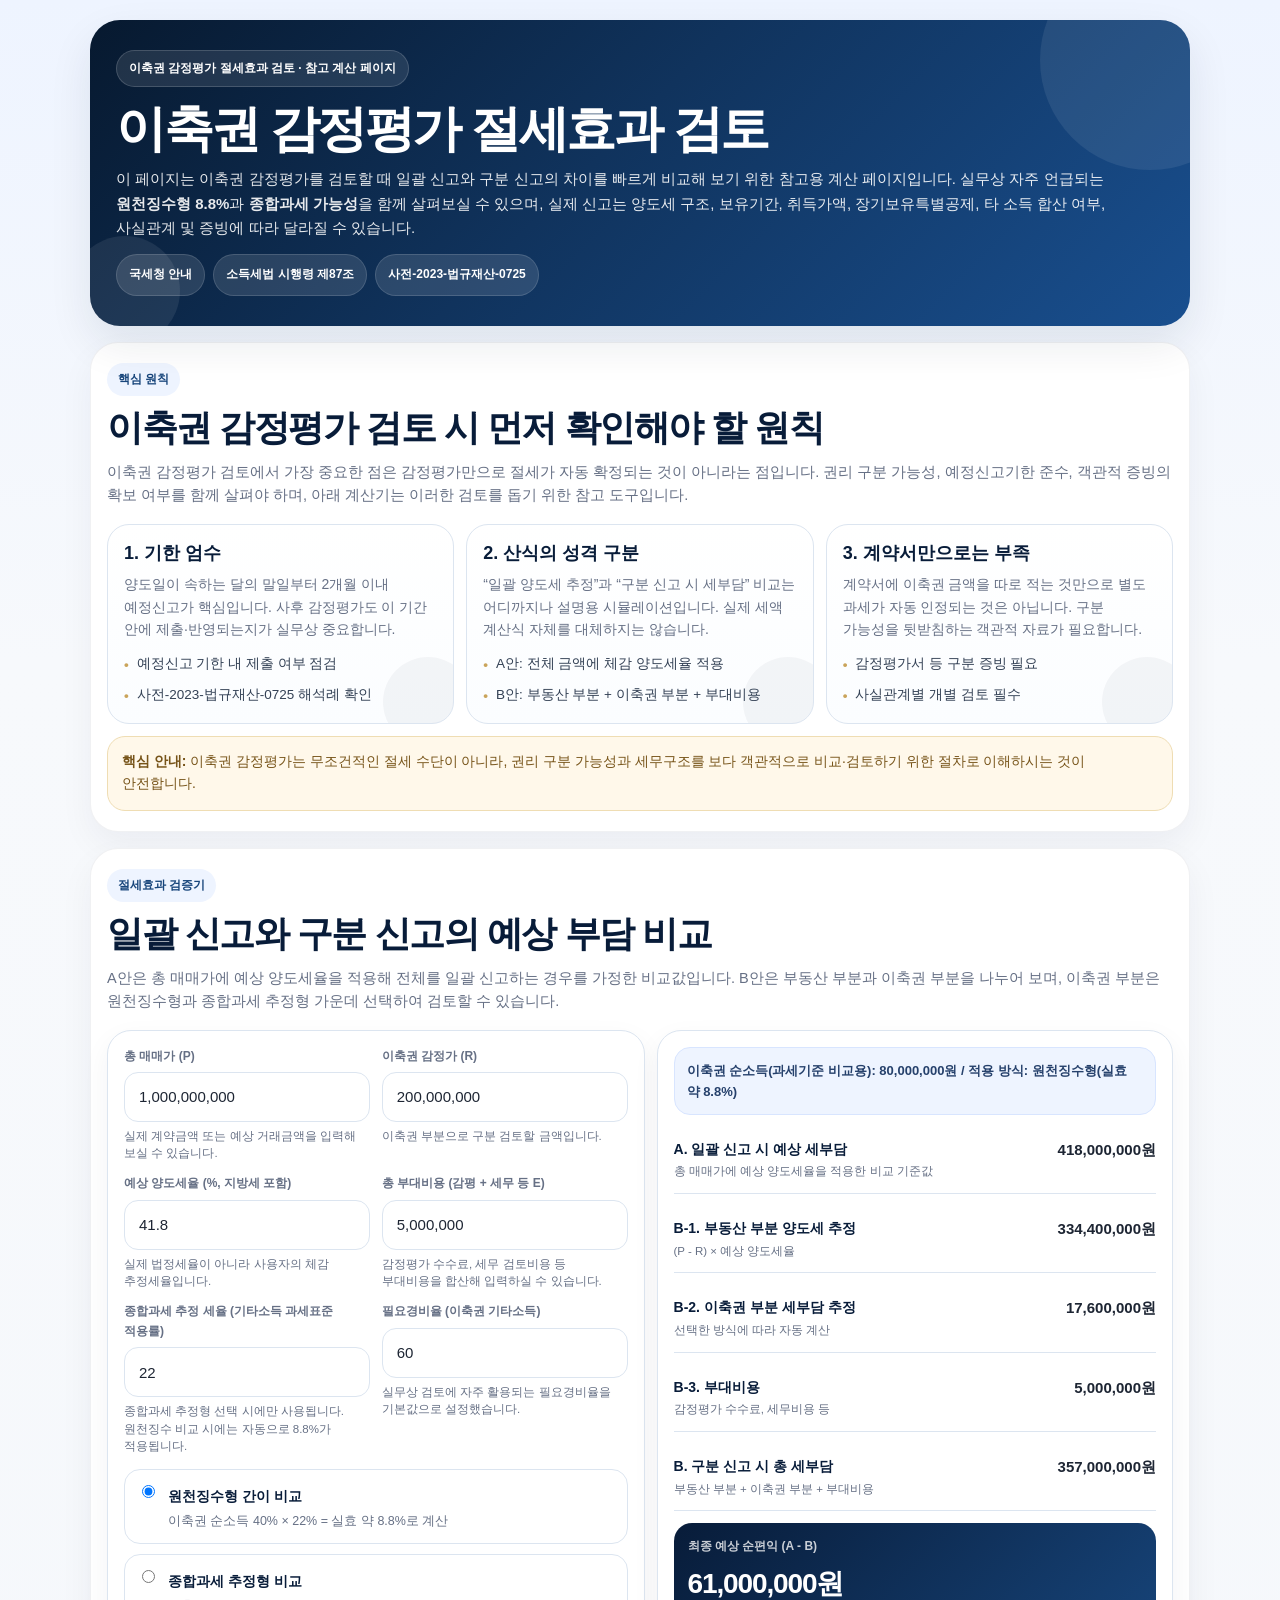
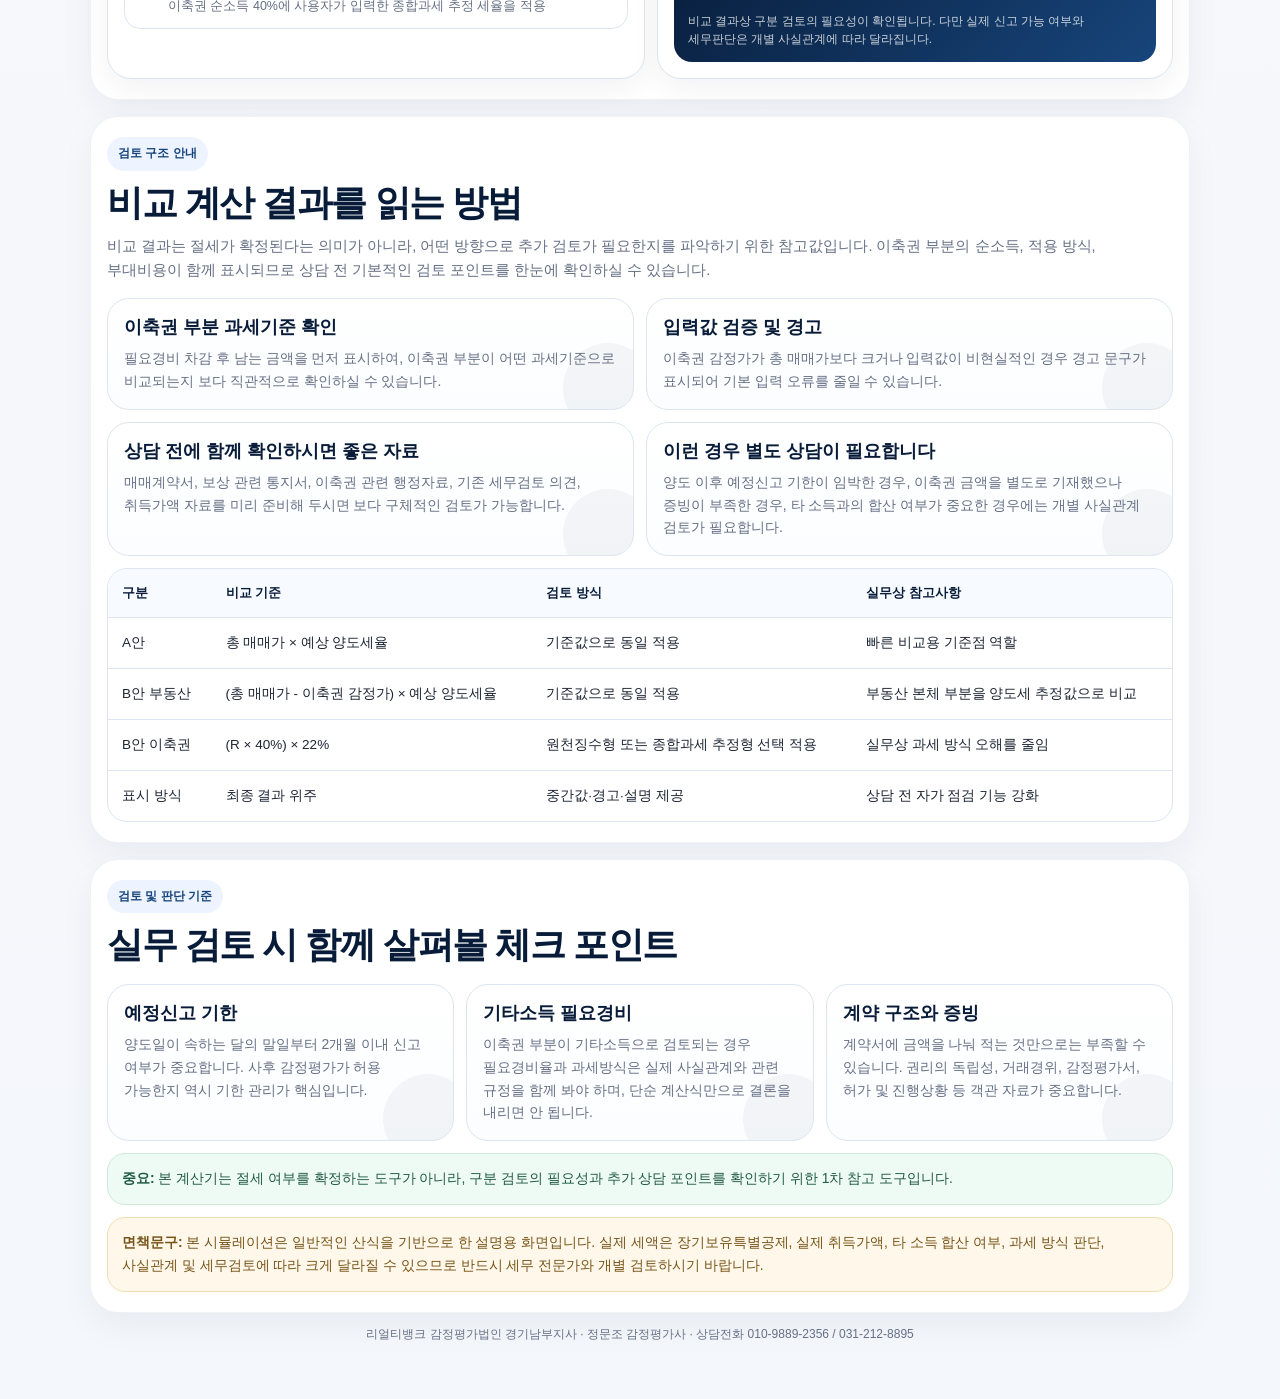
<file: pages/tax-check.html>
<!DOCTYPE html>
<html lang="ko">
<head>
  <meta charset="UTF-8" />
  <meta name="viewport" content="width=device-width, initial-scale=1.0, viewport-fit=cover" />
  <title>이축권 감정평가 절세효과 검토 | 리얼티뱅크 감정평가법인 경기남부지사</title>
  <meta name="description" content="이축권 감정평가 절세효과를 검토할 수 있는 비교 페이지. 일괄 신고와 구분 신고를 비교하고, 원천징수형 및 종합과세 추정형 구조를 함께 살펴볼 수 있습니다." />
  <style>
    :root {
      --navy:#081c39;
      --navy2:#17457b;
      --gold:#caa45b;
      --gold2:#f2e0b7;
      --ink:#1d2533;
      --muted:#667085;
      --line:#dce5f0;
      --bg:#f4f7fb;
      --card:#ffffff;
      --soft-blue:#eef4ff;
      --soft-gold:#fff8ea;
      --soft-green:#eefaf4;
      --soft-red:#fff4f4;
      --shadow:0 18px 44px rgba(8,28,57,.09);
      --radius-xl:28px;
      --radius-lg:20px;
      --radius-md:14px;
      --maxw:1100px;
    }
    *{box-sizing:border-box}
    body{margin:0;font-family:"Pretendard","Noto Sans KR","Apple SD Gothic Neo",sans-serif;background:linear-gradient(180deg,#eef4ff 0%,#f7f9fc 22%,var(--bg) 100%);color:var(--ink);line-height:1.62;word-break:keep-all}
    a{color:inherit;text-decoration:none}
    .page{width:min(var(--maxw),calc(100% - 28px));margin:0 auto;padding:20px 0 42px}
    .hero{background:linear-gradient(135deg,#07192f 0%,#10335d 46%,#194f8f 100%);color:#fff;border-radius:30px;padding:24px 18px;box-shadow:var(--shadow);position:relative;overflow:hidden}
    .hero:before,.hero:after{content:"";position:absolute;border-radius:999px;background:rgba(255,255,255,.08)}
    .hero:before{width:220px;height:220px;right:-70px;top:-70px}
    .hero:after{width:110px;height:110px;left:-20px;bottom:-20px}
    .eyebrow{display:inline-flex;align-items:center;gap:8px;padding:8px 12px;border-radius:999px;border:1px solid rgba(255,255,255,.16);background:rgba(255,255,255,.10);font-size:12px;font-weight:900}
    h1{position:relative;z-index:1;margin:14px 0 10px;font-size:clamp(30px,6vw,50px);line-height:1.12;letter-spacing:-.05em}
    .hero p{position:relative;z-index:1;margin:0;color:rgba(255,255,255,.90);font-size:15px}
    .hero-links{display:flex;flex-wrap:wrap;gap:8px;margin-top:14px;position:relative;z-index:1}
    .hero-links a{padding:10px 12px;border-radius:999px;background:rgba(255,255,255,.12);border:1px solid rgba(255,255,255,.14);font-size:12px;font-weight:800}
    .section{margin-top:16px;background:var(--card);border:1px solid rgba(8,28,57,.06);border-radius:var(--radius-xl);box-shadow:0 14px 34px rgba(8,28,57,.05);padding:20px 16px}
    .section-head{margin-bottom:16px}
    .kicker{display:inline-flex;align-items:center;gap:8px;margin-bottom:10px;padding:7px 11px;border-radius:999px;background:var(--soft-blue);color:var(--navy2);font-size:12px;font-weight:900}
    h2{margin:0;color:var(--navy);font-size:clamp(24px,4.4vw,36px);line-height:1.24;letter-spacing:-.04em}
    .intro{margin:10px 0 0;color:var(--muted);font-size:14.5px}
    .grid{display:grid;gap:12px}
    .cards-2,.cards-3{display:grid;gap:12px}
    .card{border:1px solid var(--line);border-radius:22px;background:linear-gradient(180deg,#fff 0%,#fbfdff 100%);padding:16px;position:relative;overflow:hidden}
    .card:after{content:"";position:absolute;inset:auto -20px -24px auto;width:90px;height:90px;border-radius:50%;background:rgba(8,28,57,.04)}
    .card h3{position:relative;z-index:1;margin:0 0 8px;color:var(--navy);font-size:18px;line-height:1.35}
    .card p{position:relative;z-index:1;margin:0;color:var(--muted);font-size:14px}
    .bullet{position:relative;z-index:1;list-style:none;padding:0;margin:12px 0 0;display:grid;gap:8px}
    .bullet li{display:flex;gap:8px;align-items:flex-start;font-size:13.5px;color:#334155}
    .bullet li:before{content:"•";font-weight:900;color:var(--gold);margin-top:1px}
    .note{border-radius:18px;padding:14px;border:1px solid;background:var(--soft-blue);border-color:#d8e5ff;color:#27426d;font-size:13.8px}
    .note.gold{background:var(--soft-gold);border-color:#efddb3;color:#775419}
    .note.green{background:var(--soft-green);border-color:#cfead8;color:#205b44}
    .note.red{background:var(--soft-red);border-color:#f0d6d6;color:#7b3434}
    .calc-shell{display:grid;gap:12px}
    .calc-card{border:1px solid var(--line);border-radius:24px;background:#fff;padding:16px;box-shadow:0 10px 28px rgba(8,28,57,.05)}
    .input-grid{display:grid;gap:12px}
    .field label{display:block;margin-bottom:6px;font-size:12px;font-weight:900;color:var(--muted)}
    .field input,.field select{width:100%;min-height:50px;border:1px solid var(--line);border-radius:14px;padding:0 14px;background:#fff;color:var(--ink);font-size:15px}
    .field small{display:block;margin-top:6px;color:var(--muted);font-size:11.5px;line-height:1.5}
    .calc-mode{display:grid;gap:10px}
    .mode-chip{display:flex;align-items:flex-start;gap:10px;padding:12px;border:1px solid var(--line);border-radius:16px;background:#fff}
    .mode-chip input{margin-top:3px}
    .mode-chip strong{display:block;color:var(--navy);font-size:14px}
    .mode-chip span{display:block;color:var(--muted);font-size:12.5px;margin-top:3px}
    .result-panel{display:grid;gap:10px}
    .result-row{display:flex;justify-content:space-between;gap:10px;align-items:flex-start;padding:13px 0;border-bottom:1px solid var(--line)}
    .result-row:last-child{border-bottom:0}
    .result-row strong{display:block;color:var(--navy);font-size:14px}
    .result-row span:first-child small{display:block;color:var(--muted);font-size:11.5px;margin-top:3px;line-height:1.45}
    .amount{font-size:15px;font-weight:900;color:var(--ink);text-align:right}
    .final{margin-top:2px;padding:14px;border-radius:18px;background:linear-gradient(135deg,var(--navy),var(--navy2));color:#fff}
    .final .label{font-size:12px;font-weight:900;color:rgba(255,255,255,.78)}
    .final .value{font-size:28px;font-weight:900;letter-spacing:-.04em;margin-top:4px}
    .final .sub{font-size:12px;color:rgba(255,255,255,.78);margin-top:6px;line-height:1.5}
    .metric-strip{padding:12px;border-radius:16px;background:var(--soft-blue);border:1px solid #d8e5ff;color:#26416c;font-size:13px;font-weight:700}
    .table-wrap{overflow:auto;border:1px solid var(--line);border-radius:20px;background:#fff}
    table{width:100%;min-width:760px;border-collapse:collapse}
    th,td{padding:14px;border-bottom:1px solid var(--line);font-size:13.5px;text-align:left;vertical-align:top}
    th{background:#f7faff;color:var(--navy);font-size:12.5px;font-weight:900}
    tr:last-child td{border-bottom:0}
    .footer-note{margin-top:12px;font-size:12px;color:var(--muted);text-align:center;line-height:1.65}
    @media (min-width:760px){
      .hero{padding:30px 26px}
      .cards-2{grid-template-columns:repeat(2,1fr)}
      .cards-3{grid-template-columns:repeat(3,1fr)}
      .calc-shell{grid-template-columns:1.02fr .98fr}
      .input-grid{grid-template-columns:repeat(2,1fr)}
    }
  </style>
</head>
<body>
  <main class="page">
    <section class="hero">
      <span class="eyebrow">이축권 감정평가 절세효과 검토 · 참고 계산 페이지</span>
      <h1>이축권 감정평가 절세효과 검토</h1>
      <p>
        이 페이지는 이축권 감정평가를 검토할 때 일괄 신고와 구분 신고의 차이를 빠르게 비교해 보기 위한 참고용 계산 페이지입니다.
        실무상 자주 언급되는 <b>원천징수형 8.8%</b>과 <b>종합과세 가능성</b>을 함께 살펴보실 수 있으며, 실제 신고는 양도세 구조, 보유기간, 취득가액, 장기보유특별공제, 타 소득 합산 여부, 사실관계 및 증빙에 따라 달라질 수 있습니다.
      </p>
      <div class="hero-links">
        <a href="https://www.nts.go.kr/tax/sub/1.5.3.%ED%86%A0%EC%A7%80%20%EB%98%90%EB%8A%94%20%EA%B1%B4%EB%AC%BC%EA%B3%BC%20%ED%95%A8%EB%AA%A8%20%EC%96%91%EB%8F%84%ED%95%98%EB%8A%94%20%EC%9D%B4%EC%B6%95%EA%B6%8C%EC%97%90%20%EB%8C%80%ED%95%9C%20%EC%96%91%EB%8F%84%EC%86%8C%EB%93%9D%EC%84%B8%20%EC%8B%A0%EA%B3%A0%C2%B7%EB%82%A9%EB%B6%80%20%EC%95%88%EB%82%B4.html" target="_blank" rel="noopener">국세청 안내</a>
        <a href="https://www.law.go.kr/LSW//lsLawLinkInfo.do?lsJoLnkSeq=1000663020&lsId=003956&chrClsCd=010202&print=print" target="_blank" rel="noopener">소득세법 시행령 제87조</a>
        <a href="https://casenote.kr/%EA%B5%AD%EC%84%B8%EC%B2%AD/%EC%82%AC%EC%A0%84-2023-%EB%B2%95%EA%B7%9C%EC%9E%AC%EC%82%B0-0725-6f70cb" target="_blank" rel="noopener">사전-2023-법규재산-0725</a>
      </div>
    </section>

    <section class="section">
      <div class="section-head">
        <span class="kicker">핵심 원칙</span>
        <h2>이축권 감정평가 검토 시 먼저 확인해야 할 원칙</h2>
        <p class="intro">
          이축권 감정평가 검토에서 가장 중요한 점은 감정평가만으로 절세가 자동 확정되는 것이 아니라는 점입니다.
          권리 구분 가능성, 예정신고기한 준수, 객관적 증빙의 확보 여부를 함께 살펴야 하며, 아래 계산기는 이러한 검토를 돕기 위한 참고 도구입니다.
        </p>
      </div>
      <div class="cards-3">
        <article class="card">
          <h3>1. 기한 엄수</h3>
          <p>양도일이 속하는 달의 말일부터 2개월 이내 예정신고가 핵심입니다. 사후 감정평가도 이 기간 안에 제출·반영되는지가 실무상 중요합니다.</p>
          <ul class="bullet">
            <li>예정신고 기한 내 제출 여부 점검</li>
            <li>사전-2023-법규재산-0725 해석례 확인</li>
          </ul>
        </article>
        <article class="card">
          <h3>2. 산식의 성격 구분</h3>
          <p>“일괄 양도세 추정”과 “구분 신고 시 세부담” 비교는 어디까지나 설명용 시뮬레이션입니다. 실제 세액 계산식 자체를 대체하지는 않습니다.</p>
          <ul class="bullet">
            <li>A안: 전체 금액에 체감 양도세율 적용</li>
            <li>B안: 부동산 부분 + 이축권 부분 + 부대비용</li>
          </ul>
        </article>
        <article class="card">
          <h3>3. 계약서만으로는 부족</h3>
          <p>계약서에 이축권 금액을 따로 적는 것만으로 별도 과세가 자동 인정되는 것은 아닙니다. 구분 가능성을 뒷받침하는 객관적 자료가 필요합니다.</p>
          <ul class="bullet">
            <li>감정평가서 등 구분 증빙 필요</li>
            <li>사실관계별 개별 검토 필수</li>
          </ul>
        </article>
      </div>
      <div class="note gold" style="margin-top:12px">
        <b>핵심 안내:</b> 이축권 감정평가는 무조건적인 절세 수단이 아니라, 권리 구분 가능성과 세무구조를 보다 객관적으로 비교·검토하기 위한 절차로 이해하시는 것이 안전합니다.
      </div>
    </section>

    <section class="section">
      <div class="section-head">
        <span class="kicker">절세효과 검증기</span>
        <h2>일괄 신고와 구분 신고의 예상 부담 비교</h2>
        <p class="intro">
          A안은 총 매매가에 예상 양도세율을 적용해 전체를 일괄 신고하는 경우를 가정한 비교값입니다.
          B안은 부동산 부분과 이축권 부분을 나누어 보며, 이축권 부분은 원천징수형과 종합과세 추정형 가운데 선택하여 검토할 수 있습니다.
        </p>
      </div>

      <div class="calc-shell">
        <div class="calc-card">
          <div class="input-grid">
            <div class="field">
              <label for="p">총 매매가 (P)</label>
              <input id="p" type="text" value="1,000,000,000" inputmode="numeric" />
              <small>실제 계약금액 또는 예상 거래금액을 입력해 보실 수 있습니다.</small>
            </div>
            <div class="field">
              <label for="r">이축권 감정가 (R)</label>
              <input id="r" type="text" value="200,000,000" inputmode="numeric" />
              <small>이축권 부분으로 구분 검토할 금액입니다.</small>
            </div>
            <div class="field">
              <label for="rate">예상 양도세율 (%, 지방세 포함)</label>
              <input id="rate" type="text" value="41.8" inputmode="decimal" />
              <small>실제 법정세율이 아니라 사용자의 체감 추정세율입니다.</small>
            </div>
            <div class="field">
              <label for="e">총 부대비용 (감평 + 세무 등 E)</label>
              <input id="e" type="text" value="5,000,000" inputmode="numeric" />
              <small>감정평가 수수료, 세무 검토비용 등 부대비용을 합산해 입력하실 수 있습니다.</small>
            </div>
            <div class="field">
              <label for="other-rate">종합과세 추정 세율 (기타소득 과세표준 적용률)</label>
              <input id="other-rate" type="text" value="22" inputmode="decimal" />
              <small>종합과세 추정형 선택 시에만 사용됩니다. 원천징수 비교 시에는 자동으로 8.8%가 적용됩니다.</small>
            </div>
            <div class="field">
              <label for="expense-rate">필요경비율 (이축권 기타소득)</label>
              <input id="expense-rate" type="text" value="60" inputmode="decimal" />
              <small>실무상 검토에 자주 활용되는 필요경비율을 기본값으로 설정했습니다.</small>
            </div>
          </div>

          <div class="calc-mode" style="margin-top:14px">
            <label class="mode-chip"><input type="radio" name="mode" value="withholding" checked /> <span><strong>원천징수형 간이 비교</strong><span>이축권 순소득 40% × 22% = 실효 약 8.8%로 계산</span></span></label>
            <label class="mode-chip"><input type="radio" name="mode" value="comprehensive" /> <span><strong>종합과세 추정형 비교</strong><span>이축권 순소득 40%에 사용자가 입력한 종합과세 추정 세율을 적용</span></span></label>
          </div>
        </div>

        <div class="calc-card">
          <div class="result-panel">
            <div class="metric-strip" id="mid-summary">이축권 순소득(과세기준 비교용): 0원 / 적용 방식: 원천징수형</div>
            <div class="result-row">
              <span>
                <strong>A. 일괄 신고 시 예상 세부담</strong>
                <small>총 매매가에 예상 양도세율을 적용한 비교 기준값</small>
              </span>
              <span class="amount" id="taxA">0원</span>
            </div>
            <div class="result-row">
              <span>
                <strong>B-1. 부동산 부분 양도세 추정</strong>
                <small>(P - R) × 예상 양도세율</small>
              </span>
              <span class="amount" id="estateTax">0원</span>
            </div>
            <div class="result-row">
              <span>
                <strong>B-2. 이축권 부분 세부담 추정</strong>
                <small>선택한 방식에 따라 자동 계산</small>
              </span>
              <span class="amount" id="otherTax">0원</span>
            </div>
            <div class="result-row">
              <span>
                <strong>B-3. 부대비용</strong>
                <small>감정평가 수수료, 세무비용 등</small>
              </span>
              <span class="amount" id="costTax">0원</span>
            </div>
            <div class="result-row">
              <span>
                <strong>B. 구분 신고 시 총 세부담</strong>
                <small>부동산 부분 + 이축권 부분 + 부대비용</small>
              </span>
              <span class="amount" id="taxB">0원</span>
            </div>
            <div class="final">
              <div class="label">최종 예상 순편익 (A - B)</div>
              <div class="value" id="diff">0원</div>
              <div class="sub" id="final-text">비교 결과는 참고용입니다. 실제 신고 결과와 동일하지 않을 수 있으며, 개별 사실관계 검토가 필요합니다.</div>
            </div>
            <div class="note red" id="warning-box" style="display:none"></div>
          </div>
        </div>
      </div>
    </section>

    <section class="section">
      <div class="section-head">
        <span class="kicker">검토 구조 안내</span>
        <h2>비교 계산 결과를 읽는 방법</h2>
        <p class="intro">
          비교 결과는 절세가 확정된다는 의미가 아니라, 어떤 방향으로 추가 검토가 필요한지를 파악하기 위한 참고값입니다.
          이축권 부분의 순소득, 적용 방식, 부대비용이 함께 표시되므로 상담 전 기본적인 검토 포인트를 한눈에 확인하실 수 있습니다.
        </p>
      </div>
      <div class="cards-2">
        <article class="card">
          <h3>이축권 부분 과세기준 확인</h3>
          <p>필요경비 차감 후 남는 금액을 먼저 표시하여, 이축권 부분이 어떤 과세기준으로 비교되는지 보다 직관적으로 확인하실 수 있습니다.</p>
        </article>
        <article class="card">
          <h3>입력값 검증 및 경고</h3>
          <p>이축권 감정가가 총 매매가보다 크거나 입력값이 비현실적인 경우 경고 문구가 표시되어 기본 입력 오류를 줄일 수 있습니다.</p>
        </article>
      </div>
      <div class="cards-2" style="margin-top:12px">
        <article class="card">
          <h3>상담 전에 함께 확인하시면 좋은 자료</h3>
          <p>매매계약서, 보상 관련 통지서, 이축권 관련 행정자료, 기존 세무검토 의견, 취득가액 자료를 미리 준비해 두시면 보다 구체적인 검토가 가능합니다.</p>
        </article>
        <article class="card">
          <h3>이런 경우 별도 상담이 필요합니다</h3>
          <p>양도 이후 예정신고 기한이 임박한 경우, 이축권 금액을 별도로 기재했으나 증빙이 부족한 경우, 타 소득과의 합산 여부가 중요한 경우에는 개별 사실관계 검토가 필요합니다.</p>
        </article>
      </div>
      <div class="table-wrap" style="margin-top:12px">
        <table>
          <thead>
            <tr>
              <th>구분</th>
              <th>비교 기준</th>
              <th>검토 방식</th>
              <th>실무상 참고사항</th>
            </tr>
          </thead>
          <tbody>
            <tr>
              <td>A안</td>
              <td>총 매매가 × 예상 양도세율</td>
              <td>기준값으로 동일 적용</td>
              <td>빠른 비교용 기준점 역할</td>
            </tr>
            <tr>
              <td>B안 부동산</td>
              <td>(총 매매가 - 이축권 감정가) × 예상 양도세율</td>
              <td>기준값으로 동일 적용</td>
              <td>부동산 본체 부분을 양도세 추정값으로 비교</td>
            </tr>
            <tr>
              <td>B안 이축권</td>
              <td>(R × 40%) × 22%</td>
              <td>원천징수형 또는 종합과세 추정형 선택 적용</td>
              <td>실무상 과세 방식 오해를 줄임</td>
            </tr>
            <tr>
              <td>표시 방식</td>
              <td>최종 결과 위주</td>
              <td>중간값·경고·설명 제공</td>
              <td>상담 전 자가 점검 기능 강화</td>
            </tr>
          </tbody>
        </table>
      </div>
    </section>

    <section class="section">
      <div class="section-head">
        <span class="kicker">검토 및 판단 기준</span>
        <h2>실무 검토 시 함께 살펴볼 체크 포인트</h2>
      </div>
      <div class="cards-3">
        <article class="card">
          <h3>예정신고 기한</h3>
          <p>양도일이 속하는 달의 말일부터 2개월 이내 신고 여부가 중요합니다. 사후 감정평가가 허용 가능한지 역시 기한 관리가 핵심입니다.</p>
        </article>
        <article class="card">
          <h3>기타소득 필요경비</h3>
          <p>이축권 부분이 기타소득으로 검토되는 경우 필요경비율과 과세방식은 실제 사실관계와 관련 규정을 함께 봐야 하며, 단순 계산식만으로 결론을 내리면 안 됩니다.</p>
        </article>
        <article class="card">
          <h3>계약 구조와 증빙</h3>
          <p>계약서에 금액을 나눠 적는 것만으로는 부족할 수 있습니다. 권리의 독립성, 거래경위, 감정평가서, 허가 및 진행상황 등 객관 자료가 중요합니다.</p>
        </article>
      </div>
      <div class="note green" style="margin-top:12px">
        <b>중요:</b> 본 계산기는 절세 여부를 확정하는 도구가 아니라, 구분 검토의 필요성과 추가 상담 포인트를 확인하기 위한 1차 참고 도구입니다.
      </div>
      <div class="note gold" style="margin-top:12px">
        <b>면책문구:</b> 본 시뮬레이션은 일반적인 산식을 기반으로 한 설명용 화면입니다. 실제 세액은 장기보유특별공제, 실제 취득가액, 타 소득 합산 여부, 과세 방식 판단, 사실관계 및 세무검토에 따라 크게 달라질 수 있으므로 반드시 세무 전문가와 개별 검토하시기 바랍니다.
      </div>
    </section>

    <p class="footer-note">리얼티뱅크 감정평가법인 경기남부지사 · 정문조 감정평가사 · 상담전화 010-9889-2356 / 031-212-8895</p>
  </main>

  <script>
    const $ = id => document.getElementById(id);
    const numberLikeIds = ['p', 'r', 'e'];
    const decimalIds = ['rate', 'other-rate', 'expense-rate'];

    function onlyNumber(value) {
      return value.replace(/[^\d]/g, '');
    }
    function onlyDecimal(value) {
      return value.replace(/[^\d.]/g, '').replace(/(\..*)\./g, '$1');
    }
    function addComma(value) {
      if (value === '' || value == null) return '';
      const num = String(value).replace(/,/g, '');
      const parts = num.split('.');
      parts[0] = parts[0].replace(/\B(?=(\d{3})+(?!\d))/g, ',');
      return parts.join('.');
    }
    function parseNumber(value) {
      return Number(String(value).replace(/,/g, '')) || 0;
    }
    function won(value) {
      const rounded = Math.round(value || 0);
      return addComma(String(rounded)) + '원';
    }

    numberLikeIds.forEach(id => {
      $(id).addEventListener('input', e => {
        const raw = onlyNumber(e.target.value);
        e.target.value = raw ? addComma(raw) : '';
        run();
      });
    });
    decimalIds.forEach(id => {
      $(id).addEventListener('input', e => {
        e.target.value = onlyDecimal(e.target.value);
        run();
      });
    });
    document.querySelectorAll('input[name="mode"]').forEach(el => el.addEventListener('change', run));

    function run() {
      const p = parseNumber($('p').value);
      const r = parseNumber($('r').value);
      const rate = parseNumber($('rate').value) / 100;
      const e = parseNumber($('e').value);
      const otherRate = parseNumber($('other-rate').value) / 100;
      const expenseRate = parseNumber($('expense-rate').value) / 100;
      const mode = document.querySelector('input[name="mode"]:checked').value;

      const netRatio = Math.max(0, 1 - expenseRate);
      const otherIncomeBase = r * netRatio;
      const taxA = p * rate;
      const estateTax = Math.max(0, p - r) * rate;
      const otherTax = mode === 'withholding'
        ? otherIncomeBase * 0.22
        : otherIncomeBase * otherRate;
      const taxB = estateTax + otherTax + e;
      const diff = taxA - taxB;

      $('mid-summary').textContent = `이축권 순소득(과세기준 비교용): ${won(otherIncomeBase)} / 적용 방식: ${mode === 'withholding' ? '원천징수형(실효 약 8.8%)' : '종합과세 추정형'}`;
      $('taxA').textContent = won(taxA);
      $('estateTax').textContent = won(estateTax);
      $('otherTax').textContent = won(otherTax);
      $('costTax').textContent = won(e);
      $('taxB').textContent = won(taxB);
      $('diff').textContent = won(diff);
      $('final-text').textContent = diff >= 0
        ? '비교 결과상 구분 검토의 필요성이 확인됩니다. 다만 실제 신고 가능 여부와 세무판단은 개별 사실관계에 따라 달라집니다.'
        : '비교 결과상 구분 검토가 항상 유리한 것은 아닐 수 있습니다. 감정평가 여부와 함께 전체 세무구조를 종합적으로 검토하시는 것이 좋습니다.';

      const warnings = [];
      if (r > p) warnings.push('이축권 감정가가 총 매매가보다 크게 입력되어 있습니다. 입력값 또는 구조를 다시 확인해 주세요.');
      if (expenseRate >= 1) warnings.push('필요경비율이 100% 이상이면 비교가 왜곡됩니다. 일반 설명용 값인지 다시 확인해 주세요.');
      if (rate > 1) warnings.push('예상 양도세율이 100%를 초과했습니다. 퍼센트 입력값을 확인해 주세요.');
      if (p === 0) warnings.push('총 매매가가 0원으로 입력되어 있습니다.');
      const warningBox = $('warning-box');
      if (warnings.length) {
        warningBox.style.display = 'block';
        warningBox.innerHTML = '<b>입력 확인:</b> ' + warnings.join(' / ');
      } else {
        warningBox.style.display = 'none';
        warningBox.textContent = '';
      }
    }

    run();
  </script>
</body>
</html>
</file>
<file: assets/styles.css>
:root {
  --navy: #081c39;
  --navy-2: #143967;
  --navy-3: #1e5799;
  --gold: #caa45b;
  --gold-2: #f2e1b7;
  --ink: #1c2433;
  --muted: #667085;
  --line: #dbe4f0;
  --line-2: #c9d6e8;
  --bg: #f4f7fb;
  --card: #ffffff;
  --soft-blue: #eef4ff;
  --soft-gold: #fff8ea;
  --soft-green: #eefaf4;
  --soft-red: #fff5f5;
  --shadow-sm: 0 10px 24px rgba(8, 28, 57, 0.06);
  --shadow: 0 22px 54px rgba(8, 28, 57, 0.09);
  --radius-2xl: 30px;
  --radius-xl: 24px;
  --radius-lg: 18px;
  --radius-md: 14px;
  --maxw: 1320px;
}

* { box-sizing: border-box; }
html { scroll-behavior: smooth; scroll-padding-top: 92px; }
body {
  margin: 0;
  font-family: "Pretendard", "Noto Sans KR", "Apple SD Gothic Neo", -apple-system, BlinkMacSystemFont, sans-serif;
  color: var(--ink);
  background:
    radial-gradient(circle at top right, rgba(202, 164, 91, 0.12), transparent 18%),
    linear-gradient(180deg, #edf4ff 0%, #f7f9fc 22%, var(--bg) 100%);
  line-height: 1.62;
  -webkit-font-smoothing: antialiased;
  word-break: keep-all;
}
body.menu-open { overflow: hidden; }
a { color: inherit; text-decoration: none; }
button, input, select { font: inherit; }
img { max-width: 100%; display: block; }

.site-shell {
  width: min(100%, var(--maxw));
  margin: 0 auto;
  padding: 14px 14px 118px;
}

.topbar {
  position: sticky;
  top: 0;
  z-index: 100;
  padding-top: env(safe-area-inset-top, 0);
  background: rgba(244, 247, 251, 0.82);
  backdrop-filter: blur(16px);
}
.topbar-inner { padding: 10px 0 12px; display: grid; gap: 10px; }
.brand-row {
  display: flex;
  justify-content: space-between;
  align-items: center;
  gap: 10px;
  padding: 13px 14px;
  border-radius: 20px;
  background: rgba(255, 255, 255, 0.92);
  border: 1px solid rgba(8, 28, 57, 0.08);
  box-shadow: var(--shadow-sm);
}
.brand-block { display: flex; flex-direction: column; gap: 3px; }
.brand-name {
  font-weight: 900;
  font-size: 18px;
  letter-spacing: -0.04em;
  color: var(--navy);
}
.brand-sub { font-size: 12px; color: var(--muted); }
.cred-mini {
  text-align: right;
  font-size: 11.5px;
  color: var(--muted);
  line-height: 1.42;
}
.top-actions {
  display: flex;
  gap: 8px;
  overflow: auto;
  scrollbar-width: none;
  padding-bottom: 2px;
}
.top-actions::-webkit-scrollbar { display: none; }
.top-chip {
  flex: 0 0 auto;
  border: 1px solid rgba(8, 28, 57, 0.08);
  background: #fff;
  color: var(--navy);
  border-radius: 999px;
  padding: 10px 14px;
  font-size: 13px;
  font-weight: 800;
  box-shadow: 0 8px 18px rgba(8, 28, 57, 0.04);
}

.mobile-menu-toggle {
  display: none;
  min-width: 44px;
  min-height: 44px;
  border: 0;
  border-radius: 14px;
  background: var(--soft-blue);
  color: var(--navy);
  font-weight: 900;
}
.global-nav {
  display: none;
  gap: 10px;
  padding: 14px;
  border-radius: 20px;
  border: 1px solid rgba(8, 28, 57, 0.08);
  background: rgba(255, 255, 255, 0.95);
  box-shadow: var(--shadow-sm);
}
.global-nav.open { display: grid; }
.global-nav a {
  padding: 11px 12px;
  border-radius: 14px;
  background: #f9fbff;
  border: 1px solid var(--line);
  color: var(--navy);
  font-size: 14px;
  font-weight: 800;
}

.hero {
  position: relative;
  overflow: hidden;
  border-radius: 34px;
  background: linear-gradient(135deg, #07192f 0%, #10335d 46%, #194f8f 100%);
  color: #fff;
  padding: 24px 18px;
  box-shadow: var(--shadow);
}
.hero::before,
.hero::after {
  content: "";
  position: absolute;
  border-radius: 999px;
  background: rgba(255, 255, 255, 0.07);
}
.hero::before { width: 260px; height: 260px; right: -80px; top: -80px; }
.hero::after { width: 150px; height: 150px; left: -26px; bottom: -26px; }
.eyebrow {
  display: inline-flex;
  align-items: center;
  gap: 8px;
  padding: 8px 12px;
  border-radius: 999px;
  border: 1px solid rgba(255, 255, 255, 0.15);
  background: rgba(255, 255, 255, 0.1);
  font-size: 12px;
  font-weight: 900;
}
.hero h1 {
  position: relative;
  z-index: 1;
  margin: 14px 0 12px;
  font-size: clamp(31px, 7vw, 56px);
  line-height: 1.1;
  letter-spacing: -0.05em;
}
.hero p {
  position: relative;
  z-index: 1;
  margin: 0;
  color: rgba(255, 255, 255, 0.9);
  font-size: 15px;
}
.hero-grid {
  position: relative;
  z-index: 1;
  display: grid;
  gap: 14px;
  margin-top: 18px;
}
.glass-card {
  background: rgba(255, 255, 255, 0.11);
  border: 1px solid rgba(255, 255, 255, 0.14);
  border-radius: 24px;
  padding: 15px;
  backdrop-filter: blur(10px);
}
.glass-card h3 {
  margin: 0 0 8px;
  font-size: 15px;
  letter-spacing: -0.02em;
}
.tag-wrap { display: flex; flex-wrap: wrap; gap: 8px; margin-top: 10px; }
.hero-tag {
  padding: 8px 11px;
  border-radius: 999px;
  background: rgba(255, 255, 255, 0.11);
  border: 1px solid rgba(255, 255, 255, 0.12);
  font-size: 12px;
  font-weight: 800;
}
.hero-cta {
  display: grid;
  gap: 10px;
  margin-top: 14px;
}
.btn {
  display: inline-flex;
  align-items: center;
  justify-content: center;
  gap: 8px;
  min-height: 52px;
  padding: 0 16px;
  border-radius: 16px;
  font-size: 15px;
  font-weight: 900;
  letter-spacing: -0.02em;
  border: 0;
  cursor: pointer;
  transition: transform 0.2s ease, opacity 0.2s ease;
  text-align: center;
}
.btn:active { transform: translateY(1px) scale(0.996); }
.btn.primary {
  background: linear-gradient(135deg, var(--gold), #b78634);
  color: #fff;
  box-shadow: 0 16px 28px rgba(202, 164, 91, 0.28);
}
.btn.secondary {
  background: #fff;
  color: var(--navy);
  border: 1px solid rgba(255, 255, 255, 0.15);
}
.btn.dark {
  background: linear-gradient(135deg, var(--navy), var(--navy-3));
  color: #fff;
  box-shadow: 0 14px 26px rgba(8, 28, 57, 0.18);
}
.hero-note {
  margin-top: 12px;
  font-size: 13px;
  color: rgba(255, 255, 255, 0.76);
}

.signal-grid {
  display: grid;
  gap: 12px;
  margin-top: 16px;
}
.signal {
  display: flex;
  gap: 12px;
  align-items: flex-start;
  background: #fff;
  border-radius: 20px;
  padding: 15px;
  border: 1px solid rgba(8, 28, 57, 0.08);
  box-shadow: var(--shadow-sm);
}
.signal-icon {
  width: 44px;
  height: 44px;
  flex: 0 0 44px;
  border-radius: 14px;
  display: flex;
  align-items: center;
  justify-content: center;
  color: #fff;
  font-size: 18px;
  background: linear-gradient(135deg, var(--navy), var(--navy-3));
}
.signal strong { display: block; font-size: 14px; color: var(--navy); margin-bottom: 4px; }
.signal p { margin: 0; font-size: 13px; color: var(--muted); }

.section {
  margin-top: 16px;
  padding: 22px 16px;
  border-radius: var(--radius-2xl);
  border: 1px solid rgba(8, 28, 57, 0.06);
  background: var(--card);
  box-shadow: 0 14px 36px rgba(8, 28, 57, 0.05);
}
.section-head { margin-bottom: 18px; }
.section-kicker {
  display: inline-flex;
  align-items: center;
  gap: 8px;
  margin-bottom: 10px;
  padding: 7px 11px;
  border-radius: 999px;
  background: var(--soft-blue);
  color: var(--navy-2);
  font-size: 12px;
  font-weight: 900;
}
.section h2 {
  margin: 0;
  font-size: clamp(24px, 4.6vw, 36px);
  line-height: 1.24;
  letter-spacing: -0.04em;
  color: var(--navy);
}
.section-intro {
  margin: 10px 0 0;
  color: var(--muted);
  font-size: 14.5px;
}

.grid,
.cards-2,
.cards-3,
.cards-4,
.panel-grid,
.contact-grid,
.workflow-grid,
.source-grid,
.matrix-grid,
.prep-grid,
.contact-cta,
.footer-grid { display: grid; gap: 12px; }

.card {
  position: relative;
  overflow: hidden;
  border: 1px solid var(--line);
  border-radius: 22px;
  background: linear-gradient(180deg, #fff 0%, #fbfdff 100%);
  padding: 16px;
}
.card::after {
  content: "";
  position: absolute;
  inset: auto -28px -28px auto;
  width: 98px;
  height: 98px;
  border-radius: 50%;
  background: rgba(8, 28, 57, 0.04);
}
.card h3 {
  position: relative;
  z-index: 1;
  margin: 0 0 8px;
  color: var(--navy);
  font-size: 18px;
  line-height: 1.34;
  letter-spacing: -0.03em;
}
.card p {
  position: relative;
  z-index: 1;
  margin: 0;
  color: var(--muted);
  font-size: 14px;
}
.card .card-eyebrow {
  display: inline-flex;
  position: relative;
  z-index: 1;
  margin-bottom: 10px;
  padding: 7px 10px;
  border-radius: 999px;
  font-size: 11.5px;
  font-weight: 900;
  color: #7d5b18;
  background: var(--soft-gold);
  border: 1px solid #efddb3;
}
.list-bullets {
  position: relative;
  z-index: 1;
  list-style: none;
  margin: 12px 0 0;
  padding: 0;
  display: grid;
  gap: 8px;
}
.list-bullets li {
  display: flex;
  gap: 8px;
  align-items: flex-start;
  color: #334155;
  font-size: 13.5px;
}
.list-bullets li::before {
  content: "•";
  color: var(--gold);
  font-weight: 900;
  margin-top: 1px;
}
.metric-strip {
  margin-top: 12px;
  padding: 12px;
  border-radius: 16px;
  background: var(--soft-blue);
  border: 1px solid #d8e5ff;
  color: #26416c;
  font-size: 13px;
  font-weight: 700;
}

.cred-band { display: grid; gap: 12px; }
.cred-card {
  border-radius: 24px;
  border: 1px solid var(--line);
  background: linear-gradient(180deg, #fff 0%, #fbfdff 100%);
  padding: 18px;
}
.cred-name {
  margin: 0;
  color: var(--navy);
  font-size: 25px;
  font-weight: 900;
  letter-spacing: -0.04em;
}
.cred-role { margin-top: 4px; color: var(--muted); font-size: 14px; }
.pill-row {
  display: flex;
  flex-wrap: wrap;
  gap: 8px;
  margin-top: 12px;
}
.pill {
  padding: 8px 10px;
  border-radius: 999px;
  background: var(--soft-gold);
  border: 1px solid #efddb3;
  color: #775419;
  font-size: 12px;
  font-weight: 900;
}
.ribbon-note {
  margin-top: 14px;
  padding-left: 14px;
  border-left: 4px solid var(--gold);
  color: #334155;
  font-size: 14px;
}

.taxonomy-grid { display: grid; gap: 12px; }
.taxonomy-card {
  border: 1px solid var(--line);
  border-radius: 22px;
  background: #fff;
  box-shadow: 0 8px 22px rgba(8, 28, 57, 0.04);
  padding: 16px;
}
.tax-title {
  display: flex;
  align-items: center;
  gap: 10px;
  margin-bottom: 8px;
  color: var(--navy);
  font-size: 17px;
  font-weight: 900;
}
.tax-badge {
  width: 36px;
  height: 36px;
  flex: 0 0 36px;
  border-radius: 12px;
  display: flex;
  align-items: center;
  justify-content: center;
  color: #fff;
  background: linear-gradient(135deg, var(--navy), var(--navy-3));
}
.subchip-grid { display: grid; gap: 8px; margin-top: 10px; }
.subchip {
  padding: 10px 12px;
  border-radius: 14px;
  background: var(--soft-blue);
  border: 1px solid #d8e5ff;
  color: #29426e;
  font-size: 13px;
  font-weight: 700;
}
.subchip.gold { background: var(--soft-gold); border-color: #efddb3; color: #775419; }
.subchip.green { background: var(--soft-green); border-color: #cde8d7; color: #235e46; }

.matrix-grid .matrix-card {
  border: 1px solid var(--line);
  border-radius: 20px;
  padding: 14px;
  background: linear-gradient(180deg, #ffffff 0%, #fbfdff 100%);
}
.matrix-card h3 { margin: 0 0 8px; color: var(--navy); font-size: 17px; }
.matrix-card p { margin: 0; color: var(--muted); font-size: 14px; }
.matrix-card dl {
  margin: 12px 0 0;
  display: grid;
  gap: 8px;
}
.matrix-card dt { font-size: 12px; font-weight: 900; color: #7b5b18; }
.matrix-card dd { margin: 0; color: #334155; font-size: 13.5px; }

.workflow-step {
  border: 1px solid var(--line);
  border-radius: 20px;
  padding: 16px;
  background: linear-gradient(180deg, #fff 0%, #fbfdff 100%);
}
.step-no {
  display: inline-flex;
  align-items: center;
  justify-content: center;
  width: 38px;
  height: 38px;
  border-radius: 999px;
  background: linear-gradient(135deg, var(--navy), var(--navy-3));
  color: #fff;
  font-size: 14px;
  font-weight: 900;
  margin-bottom: 12px;
}
.workflow-step h3 { margin: 0 0 8px; color: var(--navy); font-size: 18px; }
.workflow-step p { margin: 0; color: var(--muted); font-size: 14px; }

.prep-item {
  border: 1px solid var(--line);
  border-radius: 18px;
  background: linear-gradient(180deg, #ffffff 0%, #fbfdff 100%);
  padding: 15px;
}
.prep-item strong { display: block; color: var(--navy); font-size: 15px; margin-bottom: 6px; }
.prep-item p { margin: 0; color: var(--muted); font-size: 13.5px; }

.tab-shell { display: grid; gap: 14px; }
.tab-nav {
  display: flex;
  gap: 8px;
  overflow: auto;
  scrollbar-width: none;
  padding-bottom: 2px;
}
.tab-nav::-webkit-scrollbar { display: none; }
.tab-btn {
  flex: 0 0 auto;
  padding: 12px 14px;
  border-radius: 16px;
  border: 1px solid var(--line);
  background: #fff;
  color: var(--navy);
  font-size: 14px;
  font-weight: 900;
  box-shadow: 0 8px 18px rgba(8, 28, 57, 0.04);
  cursor: pointer;
}
.tab-btn.active {
  background: linear-gradient(135deg, var(--navy), var(--navy-3));
  color: #fff;
  border-color: transparent;
}
.tab-panel { display: none; gap: 14px; }
.tab-panel.active { display: grid; }
.panel-grid { grid-template-columns: 1fr; }
.panel-note {
  border-radius: 18px;
  padding: 14px;
  border: 1px solid #d8e5ff;
  background: var(--soft-blue);
  color: #27426d;
  font-size: 13.8px;
}
.panel-note.gold { background: var(--soft-gold); border-color: #efddb3; color: #78561c; }
.panel-note.green { background: var(--soft-green); border-color: #cde8d7; color: #205b44; }
.inline-links {
  display: flex;
  flex-wrap: wrap;
  gap: 8px;
}
.inline-link {
  display: inline-flex;
  align-items: center;
  justify-content: center;
  min-height: 42px;
  padding: 0 12px;
  border-radius: 12px;
  background: #fff;
  border: 1px solid var(--line);
  color: var(--navy);
  font-size: 13px;
  font-weight: 800;
}

.frame-card {
  border: 1px solid var(--line-2);
  border-radius: 24px;
  overflow: hidden;
  background: #fff;
  box-shadow: 0 14px 34px rgba(8, 28, 57, 0.06);
}
.frame-head {
  display: flex;
  align-items: center;
  justify-content: space-between;
  gap: 10px;
  padding: 14px 16px;
  border-bottom: 1px solid var(--line);
  background: linear-gradient(180deg, #ffffff 0%, #f7faff 100%);
}
.frame-head strong { color: var(--navy); font-size: 16px; letter-spacing: -0.02em; }
.frame-head span { color: var(--muted); font-size: 12px; }
.embed-frame {
  display: block;
  width: 100%;
  min-height: 920px;
  border: 0;
  background: #fff;
}

.source-link {
  display: block;
  padding: 14px;
  border-radius: 18px;
  background: #fff;
  border: 1px solid var(--line);
  color: var(--navy);
  font-size: 14px;
  font-weight: 800;
}
.source-link small {
  display: block;
  margin-top: 4px;
  color: var(--muted);
  font-size: 12px;
  font-weight: 600;
}

.faq-item {
  border: 1px solid var(--line);
  border-radius: 18px;
  background: #fff;
  padding: 14px;
}
.faq-item summary {
  list-style: none;
  cursor: pointer;
  display: flex;
  justify-content: space-between;
  gap: 10px;
  align-items: center;
  font-size: 15px;
  font-weight: 900;
  color: var(--navy);
}
.faq-item summary::-webkit-details-marker { display: none; }
.faq-item summary::after {
  content: "+";
  font-size: 22px;
  line-height: 1;
  color: var(--gold);
}
.faq-item[open] summary::after { content: "−"; }
.faq-item p {
  margin: 10px 0 0;
  color: var(--muted);
  font-size: 14px;
  line-height: 1.72;
}

.contact-grid .contact-card {
  border: 1px solid var(--line);
  border-radius: 20px;
  background: #fff;
  padding: 16px;
}
.contact-label { color: var(--muted); font-size: 12px; font-weight: 900; margin-bottom: 4px; }
.contact-value { color: var(--navy); font-size: 16px; font-weight: 900; letter-spacing: -0.02em; }
.contact-desc { margin-top: 6px; color: #46526a; font-size: 13px; }

.contact-cta {
  border-radius: 28px;
  padding: 18px;
  background: linear-gradient(135deg, #07192f 0%, #123a69 100%);
  color: #fff;
}
.contact-cta h3 { margin: 0 0 8px; font-size: 24px; letter-spacing: -0.04em; }
.contact-cta p { margin: 0; color: rgba(255, 255, 255, 0.86); font-size: 14px; }
.contact-cta .btn-wrap { display: grid; gap: 10px; margin-top: 14px; }

.footer {
  margin-top: 16px;
  padding: 20px 16px 8px;
  border-radius: 28px;
  background: #101a2b;
  color: #d1d8e6;
}
.footer h3 { margin: 0 0 10px; color: #fff; font-size: 20px; }
.footer p { margin: 0; color: #d1d8e6; font-size: 13.5px; }
.footer .muted { color: #9aa8be; }
.footer-bottom {
  margin-top: 12px;
  padding-top: 12px;
  border-top: 1px solid rgba(255, 255, 255, 0.08);
  color: #8fa0ba;
  font-size: 12px;
}

.sticky-bar {
  position: fixed;
  left: 12px;
  right: 12px;
  bottom: 12px;
  z-index: 90;
  display: grid;
  grid-template-columns: 1.2fr 1fr 1fr;
  gap: 8px;
  padding: 10px;
  border-radius: 20px;
  background: rgba(255, 255, 255, 0.95);
  border: 1px solid rgba(8, 28, 57, 0.08);
  backdrop-filter: blur(14px);
  box-shadow: 0 18px 40px rgba(8, 28, 57, 0.12);
}
.sticky-btn {
  min-height: 48px;
  display: flex;
  align-items: center;
  justify-content: center;
  border-radius: 14px;
  font-size: 13px;
  font-weight: 900;
  letter-spacing: -0.02em;
  text-align: center;
  padding: 0 10px;
}
.sticky-btn.call { background: linear-gradient(135deg, var(--navy), var(--navy-3)); color: #fff; }
.sticky-btn.mail { background: var(--soft-gold); color: #755117; border: 1px solid #efddb3; }
.sticky-btn.top { background: #fff; color: var(--navy); border: 1px solid var(--line); }

.desktop-only { display: none; }
.mobile-only { display: inline-flex; }

@media (min-width: 720px) {
  .site-shell { padding: 18px 18px 126px; }
  .brand-name { font-size: 20px; }
  .brand-sub { font-size: 13px; }
  .hero { padding: 34px 28px; }
  .hero-grid,
  .contact-cta .btn-wrap { grid-template-columns: repeat(2, 1fr); }
  .signal-grid,
  .cards-3,
  .matrix-grid,
  .prep-grid,
  .contact-grid,
  .source-grid,
  .footer-grid { grid-template-columns: repeat(2, 1fr); }
  .cards-2,
  .workflow-grid,
  .panel-grid { grid-template-columns: repeat(2, 1fr); }
  .cards-4 { grid-template-columns: repeat(2, 1fr); }
  .cred-band,
  .taxonomy-grid { grid-template-columns: repeat(2, 1fr); }
  .mobile-menu-toggle { display: none; }
}

@media (min-width: 1040px) {
  .site-shell { padding: 18px 20px 130px; }
  .topbar-inner { gap: 12px; }
  .brand-row { padding: 14px 18px; }
  .brand-name { font-size: 22px; }
  .mobile-menu-toggle { display: none; }
  .global-nav {
    display: grid;
    grid-template-columns: repeat(6, minmax(0, 1fr));
  }
  .top-actions { display: none; }
  .hero-grid { grid-template-columns: 1.1fr 0.9fr; }
  .hero-cta { grid-template-columns: repeat(3, 1fr); }
  .signal-grid,
  .cards-3,
  .workflow-grid,
  .source-grid,
  .matrix-grid,
  .contact-grid,
  .panel-grid,
  .footer-grid { grid-template-columns: repeat(3, 1fr); }
  .cards-4 { grid-template-columns: repeat(4, 1fr); }
  .taxonomy-grid { grid-template-columns: repeat(3, 1fr); }
  .cred-band { grid-template-columns: 1.15fr 0.85fr; }
  .prep-grid { grid-template-columns: repeat(4, 1fr); }
  .desktop-only { display: inline-flex; }
  .mobile-only { display: none; }
}

@media (max-width: 1039px) {
  .mobile-menu-toggle { display: inline-flex; align-items: center; justify-content: center; }
}
</file>
